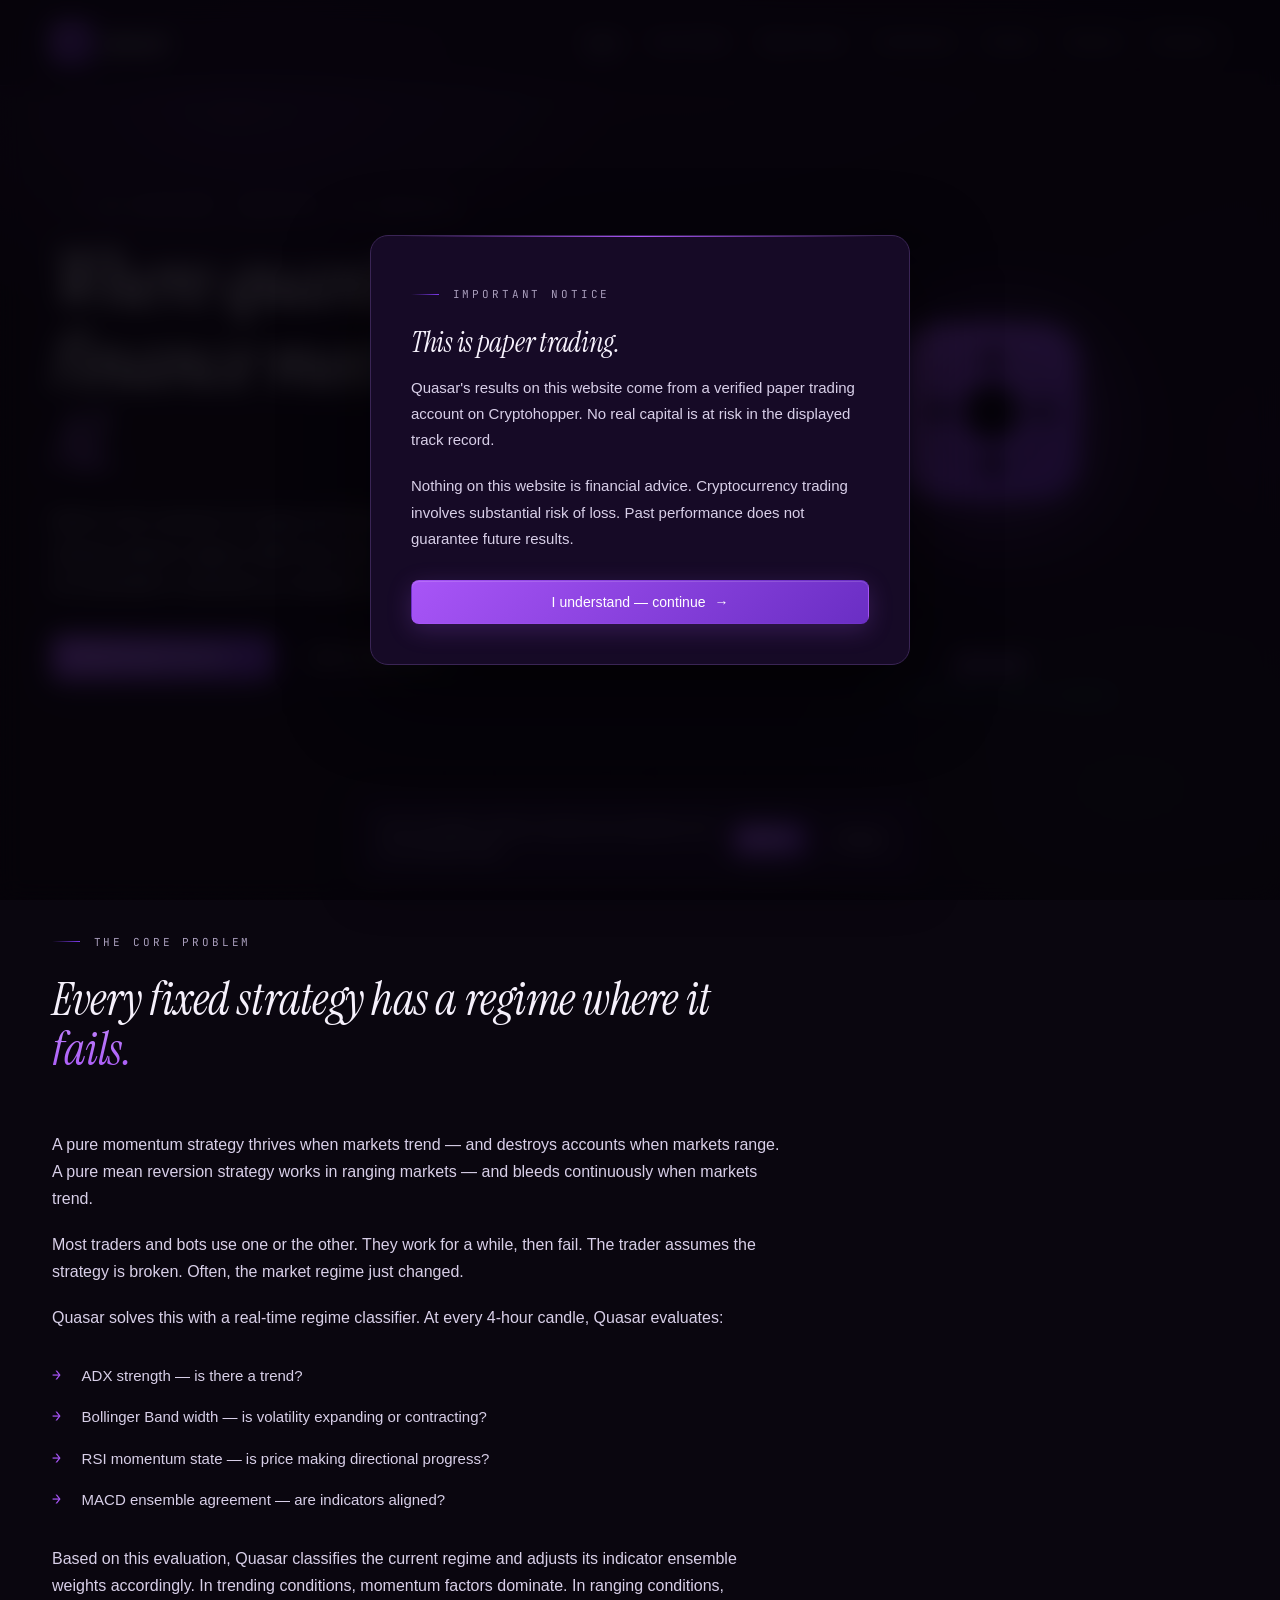
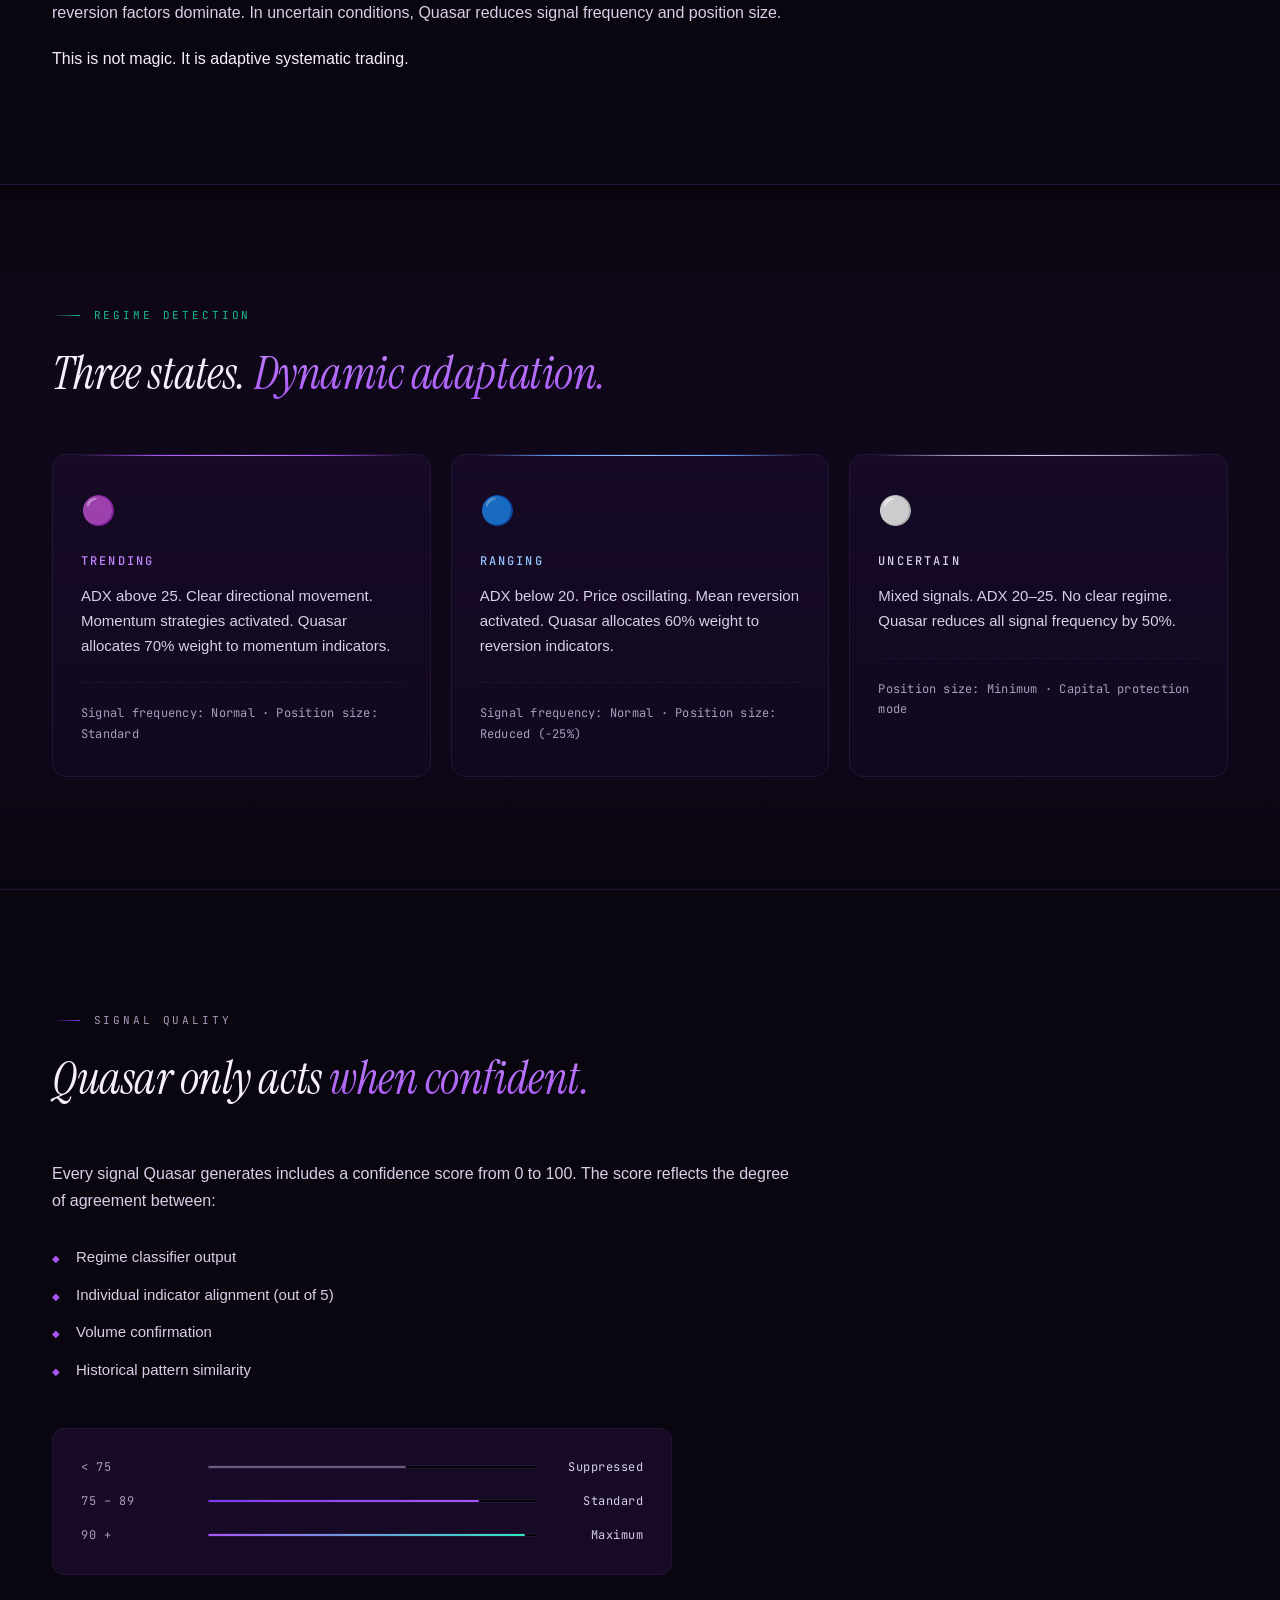
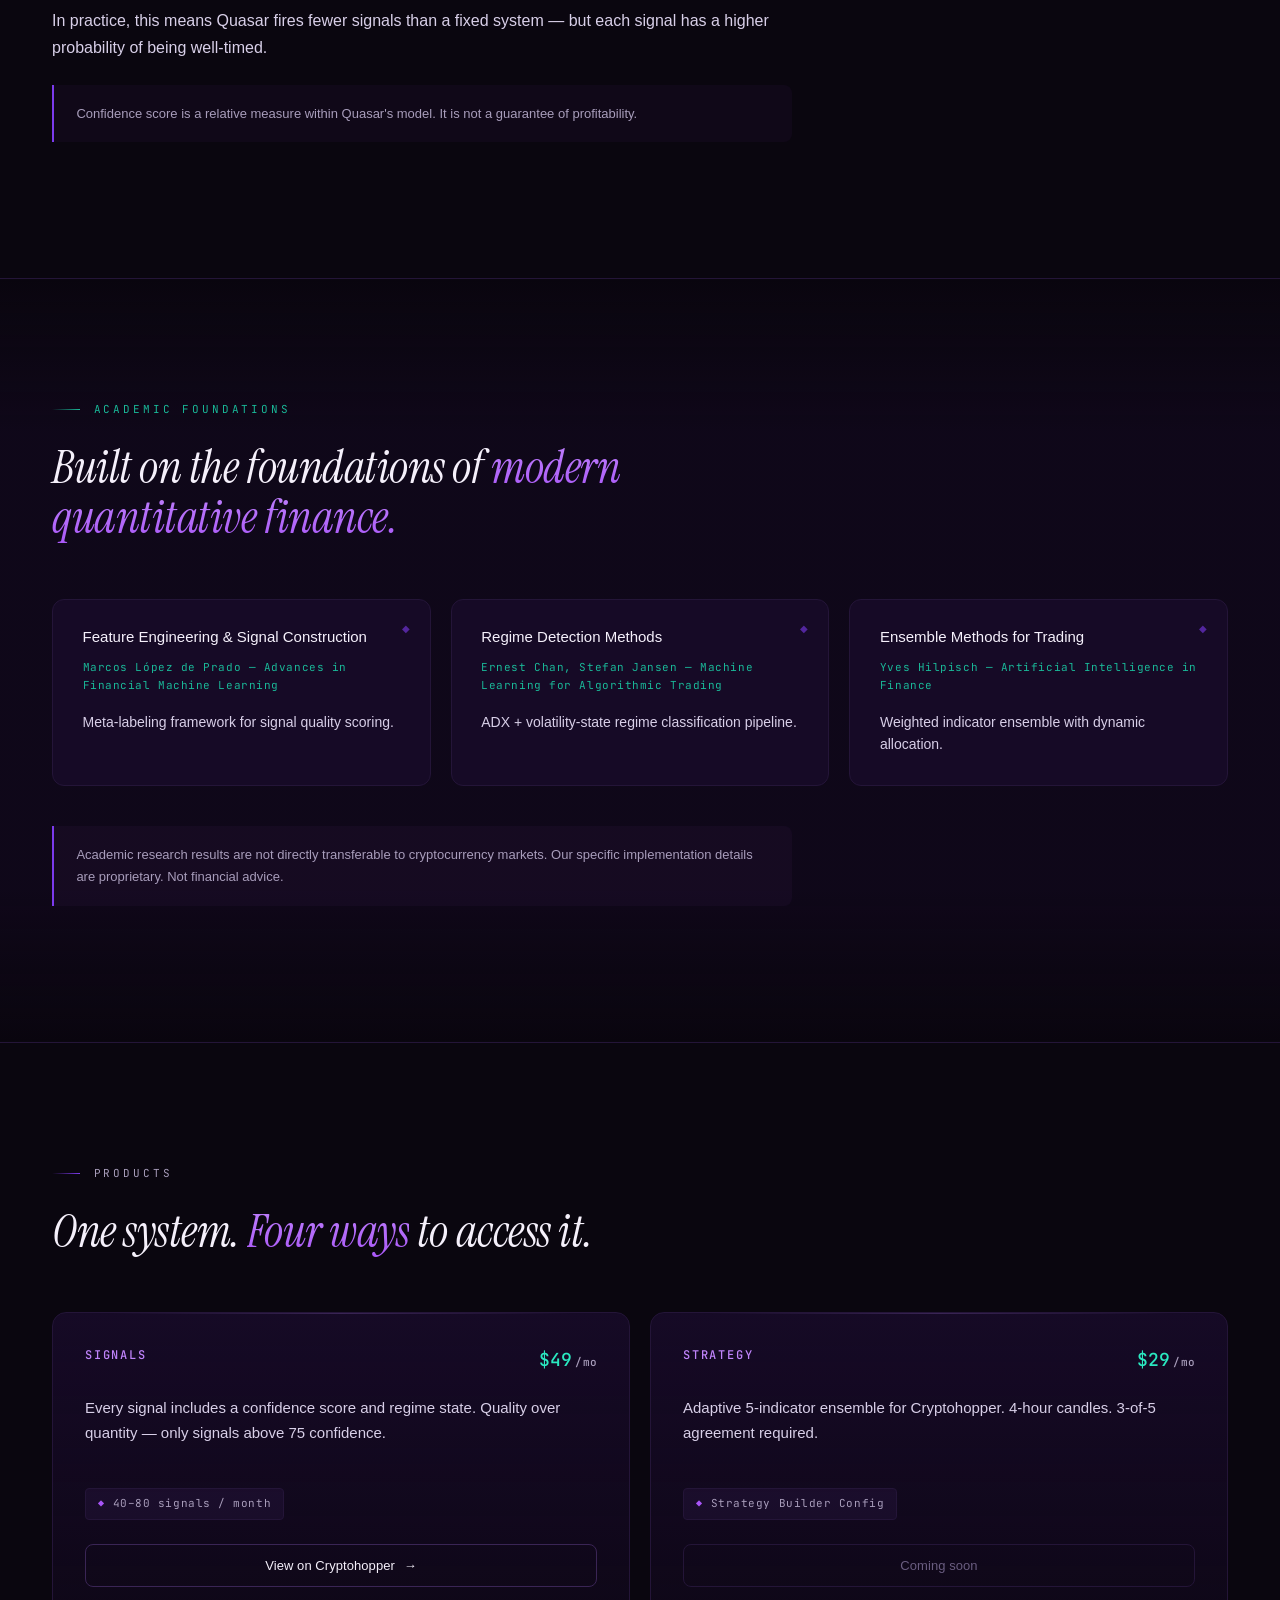
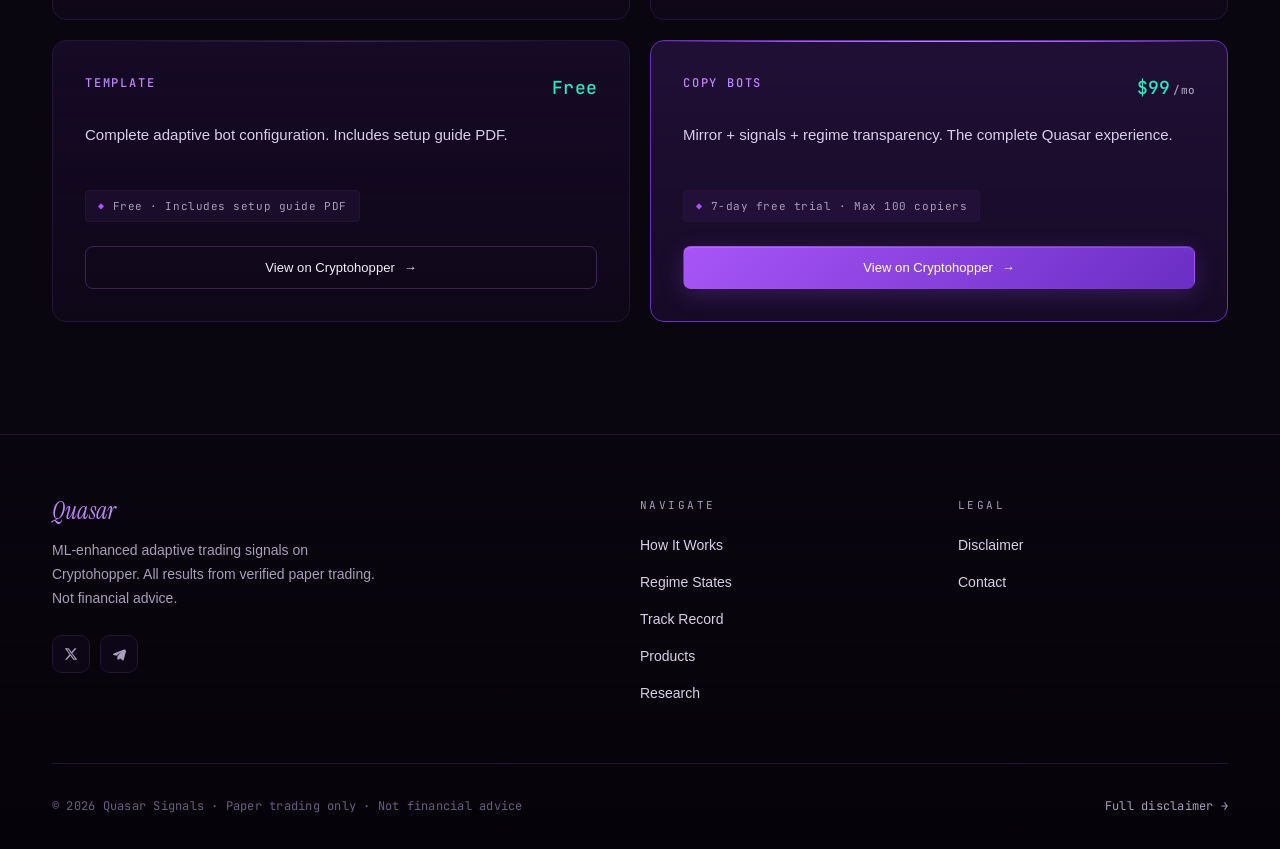
<file: index.html>
<!DOCTYPE html>
<html lang="en">
<head>
  <meta charset="UTF-8">
  <meta name="viewport" content="width=device-width, initial-scale=1.0">
  <title>Quasar — ML-Enhanced Adaptive Trading</title>
  <meta name="description" content="Quasar detects regime shifts in real-time — switching between momentum, mean reversion, and neutral states as the market evolves. ML-enhanced. Adaptive. On Cryptohopper.">
  <link rel="stylesheet" href="css/style.css">
  <link rel="icon" type="image/svg+xml" href="images/favicon.svg">
</head>
<body>

  <!-- ═══ HEADER ═══ -->
  <header class="site-header">
    <div class="header-inner">
      <a href="index.html" class="logo-link">
        <img src="images/logo.svg" alt="Quasar Logo" class="logo-img">
        <span class="logo-text">Quasar</span>
      </a>
      <button class="nav-toggle" aria-label="Toggle navigation">
        <span></span><span></span><span></span>
      </button>
      <nav class="main-nav">
        <a href="index.html" class="active">Home</a>
        <a href="how-it-works.html">How It Works</a>
        <a href="regime-states.html">Regime States</a>
        <a href="track-record.html">Track Record</a>
        <a href="products.html">Products</a>
        <a href="research.html">Research</a>
        <a href="disclaimer.html">Disclaimer</a>
      </nav>
    </div>
  </header>

  <main>

    <!-- ═══ HERO ═══ -->
    <section class="hero">
      <div class="container">
        <div class="hero-grid">
          <div class="hero-text hero-reveal">
            <span class="eyebrow">The Magician · Adaptive · ML-Enhanced</span>
            <h1>Where quantitative finance meets <em>modern AI.</em></h1>
            <p class="hero-sub">
              Built on the research of López de Prado, Jansen, and Hilpisch —
              Quasar detects regime shifts that other systems miss, reweighting
              its ensemble in real-time as markets transform.
            </p>
            <div class="hero-ctas">
              <a href="how-it-works.html" class="btn btn-primary">
                See the regime detector <span class="arr">→</span>
              </a>
              <a href="products.html" class="btn btn-secondary">View on Marketplace</a>
            </div>
          </div>
          <div class="hero-mark">
            <div class="hero-mark-inner">
              <div class="hero-orbit"></div>
              <img src="images/logo.svg" alt="" class="hero-mark-logo">
            </div>
            <div class="hero-mark-caption">
              <span class="logo-text">Quasar</span>
              <span class="eyebrow eyebrow-teal">Adaptive Intelligence</span>
            </div>
          </div>
        </div>
      </div>
    </section>

    <!-- ═══ THE PROBLEM WITH FIXED STRATEGIES ═══ -->
    <section class="section">
      <div class="container">
        <div class="section-intro">
          <span class="eyebrow">The Core Problem</span>
          <h2>Every fixed strategy has a regime where it <em>fails.</em></h2>
        </div>
        <div class="prose">
          <p>
            A pure momentum strategy thrives when markets trend — and destroys accounts
            when markets range. A pure mean reversion strategy works in ranging markets —
            and bleeds continuously when markets trend.
          </p>
          <p>
            Most traders and bots use one or the other. They work for a while, then fail.
            The trader assumes the strategy is broken. Often, the market regime just changed.
          </p>
          <p>
            Quasar solves this with a real-time regime classifier. At every 4-hour candle,
            Quasar evaluates:
          </p>
          <ul class="arrow-list">
            <li>ADX strength — is there a trend?</li>
            <li>Bollinger Band width — is volatility expanding or contracting?</li>
            <li>RSI momentum state — is price making directional progress?</li>
            <li>MACD ensemble agreement — are indicators aligned?</li>
          </ul>
          <p>
            Based on this evaluation, Quasar classifies the current regime and adjusts
            its indicator ensemble weights accordingly. In trending conditions, momentum
            factors dominate. In ranging conditions, reversion factors dominate.
            In uncertain conditions, Quasar reduces signal frequency and position size.
          </p>
          <p><strong>This is not magic. It is adaptive systematic trading.</strong></p>
        </div>
      </div>
    </section>

    <!-- ═══ REGIME STATES ═══ -->
    <section class="section section-alt">
      <div class="container">
        <div class="section-intro">
          <span class="eyebrow eyebrow-teal">Regime Detection</span>
          <h2>Three states. <em>Dynamic adaptation.</em></h2>
        </div>
        <div class="regime-grid">
          <div class="regime-card trending">
            <div class="regime-icon">&#x1F7E3;</div>
            <h3>Trending</h3>
            <p>
              ADX above 25. Clear directional movement. Momentum strategies activated.
              Quasar allocates 70% weight to momentum indicators.
            </p>
            <div class="regime-stat">Signal frequency: Normal · Position size: Standard</div>
          </div>
          <div class="regime-card ranging">
            <div class="regime-icon">&#x1F535;</div>
            <h3>Ranging</h3>
            <p>
              ADX below 20. Price oscillating. Mean reversion activated.
              Quasar allocates 60% weight to reversion indicators.
            </p>
            <div class="regime-stat">Signal frequency: Normal · Position size: Reduced (-25%)</div>
          </div>
          <div class="regime-card uncertain">
            <div class="regime-icon">&#x26AA;</div>
            <h3>Uncertain</h3>
            <p>
              Mixed signals. ADX 20–25. No clear regime.
              Quasar reduces all signal frequency by 50%.
            </p>
            <div class="regime-stat">Position size: Minimum · Capital protection mode</div>
          </div>
        </div>
      </div>
    </section>

    <!-- ═══ CONFIDENCE SCORE ═══ -->
    <section class="section">
      <div class="container">
        <div class="section-intro">
          <span class="eyebrow">Signal Quality</span>
          <h2>Quasar only acts <em>when confident.</em></h2>
        </div>
        <div class="prose">
          <p>
            Every signal Quasar generates includes a confidence score from 0 to 100.
            The score reflects the degree of agreement between:
          </p>
          <ul class="bullet-list">
            <li>Regime classifier output</li>
            <li>Individual indicator alignment (out of 5)</li>
            <li>Volume confirmation</li>
            <li>Historical pattern similarity</li>
          </ul>
          <div class="confidence-visual">
            <div class="confidence-bar">
              <span class="confidence-label">&lt; 75</span>
              <div class="confidence-track">
                <div class="confidence-fill suppressed" data-width="60%" style="width: 0;"></div>
              </div>
              <span class="confidence-value">Suppressed</span>
            </div>
            <div class="confidence-bar">
              <span class="confidence-label">75 – 89</span>
              <div class="confidence-track">
                <div class="confidence-fill standard" data-width="82%" style="width: 0;"></div>
              </div>
              <span class="confidence-value">Standard</span>
            </div>
            <div class="confidence-bar">
              <span class="confidence-label">90 +</span>
              <div class="confidence-track">
                <div class="confidence-fill maximum" data-width="96%" style="width: 0;"></div>
              </div>
              <span class="confidence-value">Maximum</span>
            </div>
          </div>
          <p style="margin-top: 2rem;">
            In practice, this means Quasar fires fewer signals than a fixed system —
            but each signal has a higher probability of being well-timed.
          </p>
          <div class="disclaimer-note">
            <p>
              Confidence score is a relative measure within Quasar's model.
              It is not a guarantee of profitability.
            </p>
          </div>
        </div>
      </div>
    </section>

    <!-- ═══ RESEARCH FOUNDATION ═══ -->
    <section class="section section-alt">
      <div class="container">
        <div class="section-intro">
          <span class="eyebrow eyebrow-teal">Academic Foundations</span>
          <h2>Built on the foundations of <em>modern quantitative finance.</em></h2>
        </div>
        <div class="research-grid">
          <div class="research-card">
            <h4>Feature Engineering &amp; Signal Construction</h4>
            <span class="research-source">Marcos López de Prado — Advances in Financial Machine Learning</span>
            <p>Meta-labeling framework for signal quality scoring.</p>
          </div>
          <div class="research-card">
            <h4>Regime Detection Methods</h4>
            <span class="research-source">Ernest Chan, Stefan Jansen — Machine Learning for Algorithmic Trading</span>
            <p>ADX + volatility-state regime classification pipeline.</p>
          </div>
          <div class="research-card">
            <h4>Ensemble Methods for Trading</h4>
            <span class="research-source">Yves Hilpisch — Artificial Intelligence in Finance</span>
            <p>Weighted indicator ensemble with dynamic allocation.</p>
          </div>
        </div>
        <div class="disclaimer-note" style="margin-top: 2.5rem; max-width: 740px;">
          <p>
            Academic research results are not directly transferable to cryptocurrency markets.
            Our specific implementation details are proprietary. Not financial advice.
          </p>
        </div>
      </div>
    </section>

    <!-- ═══ PRODUCTS ═══ -->
    <section class="section">
      <div class="container">
        <div class="section-intro">
          <span class="eyebrow">Products</span>
          <h2>One system. <em>Four ways</em> to access it.</h2>
        </div>
        <div class="products-grid">
          <div class="product-card">
            <div class="product-header">
              <span class="product-name">Signals</span>
              <span class="product-price">$49<span>/mo</span></span>
            </div>
            <p>
              Every signal includes a confidence score and regime state.
              Quality over quantity — only signals above 75 confidence.
            </p>
            <span class="product-tag">40–80 signals / month</span>
            <a href="https://www.cryptohopper.com/signaller?signaller_id=745" target="_blank" rel="noopener noreferrer" class="btn btn-secondary product-cta">
              View on Cryptohopper <span class="arr">→</span>
            </a>
          </div>
          <div class="product-card">
            <div class="product-header">
              <span class="product-name">Strategy</span>
              <span class="product-price">$29<span>/mo</span></span>
            </div>
            <p>
              Adaptive 5-indicator ensemble for Cryptohopper.
              4-hour candles. 3-of-5 agreement required.
            </p>
            <span class="product-tag">Strategy Builder Config</span>
            <button type="button" class="btn btn-secondary product-cta" disabled>Coming soon</button>
          </div>
          <div class="product-card">
            <div class="product-header">
              <span class="product-name">Template</span>
              <span class="product-price">Free</span>
            </div>
            <p>
              Complete adaptive bot configuration.
              Includes setup guide PDF.
            </p>
            <span class="product-tag">Free · Includes setup guide PDF</span>
            <a href="https://www.cryptohopper.com/marketplace/search?q=quasar&category%5B%5D=templates" target="_blank" rel="noopener noreferrer" class="btn btn-secondary product-cta">
              View on Cryptohopper <span class="arr">→</span>
            </a>
          </div>
          <div class="product-card featured">
            <div class="product-header">
              <span class="product-name">Copy Bots</span>
              <span class="product-price">$99<span>/mo</span></span>
            </div>
            <p>
              Mirror + signals + regime transparency.
              The complete Quasar experience.
            </p>
            <span class="product-tag">7-day free trial · Max 100 copiers</span>
            <a href="https://www.cryptohopper.com/marketplace/search?q=quasar&category%5B%5D=copytrading" target="_blank" rel="noopener noreferrer" class="btn btn-primary product-cta">
              View on Cryptohopper <span class="arr">→</span>
            </a>
          </div>
        </div>
      </div>
    </section>

  </main>

  <!-- ═══ FOOTER ═══ -->
  <footer class="site-footer">
    <div class="container">
      <div class="footer-inner">
        <div class="footer-brand">
          <span class="logo-text">Quasar</span>
          <p>
            ML-enhanced adaptive trading signals on Cryptohopper.
            All results from verified paper trading. Not financial advice.
          </p>
          <div class="social-links">
            <a href="https://x.com/QuasarMagician" target="_blank" rel="noopener noreferrer" class="social-link" aria-label="Quasar on X">
              <svg viewBox="0 0 24 24" fill="currentColor" aria-hidden="true"><path d="M18.244 2.25h3.308l-7.227 8.26 8.502 11.24H16.17l-5.214-6.817L4.99 21.75H1.68l7.73-8.835L1.254 2.25H8.08l4.713 6.231 5.45-6.231zm-1.161 17.52h1.833L7.084 4.126H5.117L17.083 19.77z"/></svg>
            </a>
            <a href="https://t.me/quasarthemagician" target="_blank" rel="noopener noreferrer" class="social-link" aria-label="Quasar on Telegram">
              <svg viewBox="0 0 24 24" fill="currentColor" aria-hidden="true"><path d="M21.944 4.332c-.306-.254-.786-.29-1.283-.097L2.89 11.21c-.716.28-1.132.749-1.103 1.245.03.497.497.93 1.238 1.15l4.39 1.31 2.003 5.997c.112.335.332.603.622.76.173.094.37.142.57.142.236 0 .475-.066.684-.2l2.69-1.72 4.017 3.02c.247.186.539.286.838.286.112 0 .226-.014.337-.043.433-.114.772-.451.898-.894l3.922-14.76c.154-.58-.033-1.106-.39-1.402zM9.82 14.836l-.92 4.31-1.43-4.283 8.41-6.142-6.06 6.115z"/></svg>
            </a>
          </div>
        </div>
        <div class="footer-links">
          <h4>Navigate</h4>
          <ul>
            <li><a href="how-it-works.html">How It Works</a></li>
            <li><a href="regime-states.html">Regime States</a></li>
            <li><a href="track-record.html">Track Record</a></li>
            <li><a href="products.html">Products</a></li>
            <li><a href="research.html">Research</a></li>
          </ul>
        </div>
        <div class="footer-links">
          <h4>Legal</h4>
          <ul>
            <li><a href="disclaimer.html">Disclaimer</a></li>
            <li><a href="mailto:quasar@cryptohopper.com">Contact</a></li>
          </ul>
        </div>
      </div>
      <div class="footer-bottom">
        <p>&copy; 2026 Quasar Signals · Paper trading only · Not financial advice</p>
        <a href="disclaimer.html">Full disclaimer →</a>
      </div>
    </div>
  </footer>

  <!-- ═══ DISCLAIMER MODAL ═══ -->
  <div class="disclaimer-modal-overlay">
    <div class="disclaimer-modal">
      <span class="eyebrow">Important Notice</span>
      <h3>This is paper trading.</h3>
      <p>
        Quasar's results on this website come from a verified paper trading account
        on Cryptohopper. No real capital is at risk in the displayed track record.
      </p>
      <p>
        Nothing on this website is financial advice. Cryptocurrency trading involves
        substantial risk of loss. Past performance does not guarantee future results.
      </p>
      <button class="btn btn-primary disclaimer-accept">
        I understand — continue <span class="arr">→</span>
      </button>
    </div>
  </div>

  <!-- ═══ COOKIE BANNER ═══ -->
  <div class="cookie-banner">
    <p>We use analytics cookies to improve your experience. We do not sell your data.</p>
    <button class="btn btn-primary cookie-accept">Accept</button>
    <button class="btn btn-secondary cookie-manage">Manage</button>
  </div>

  <script src="js/main.js"></script>
</body>
</html>
</file>
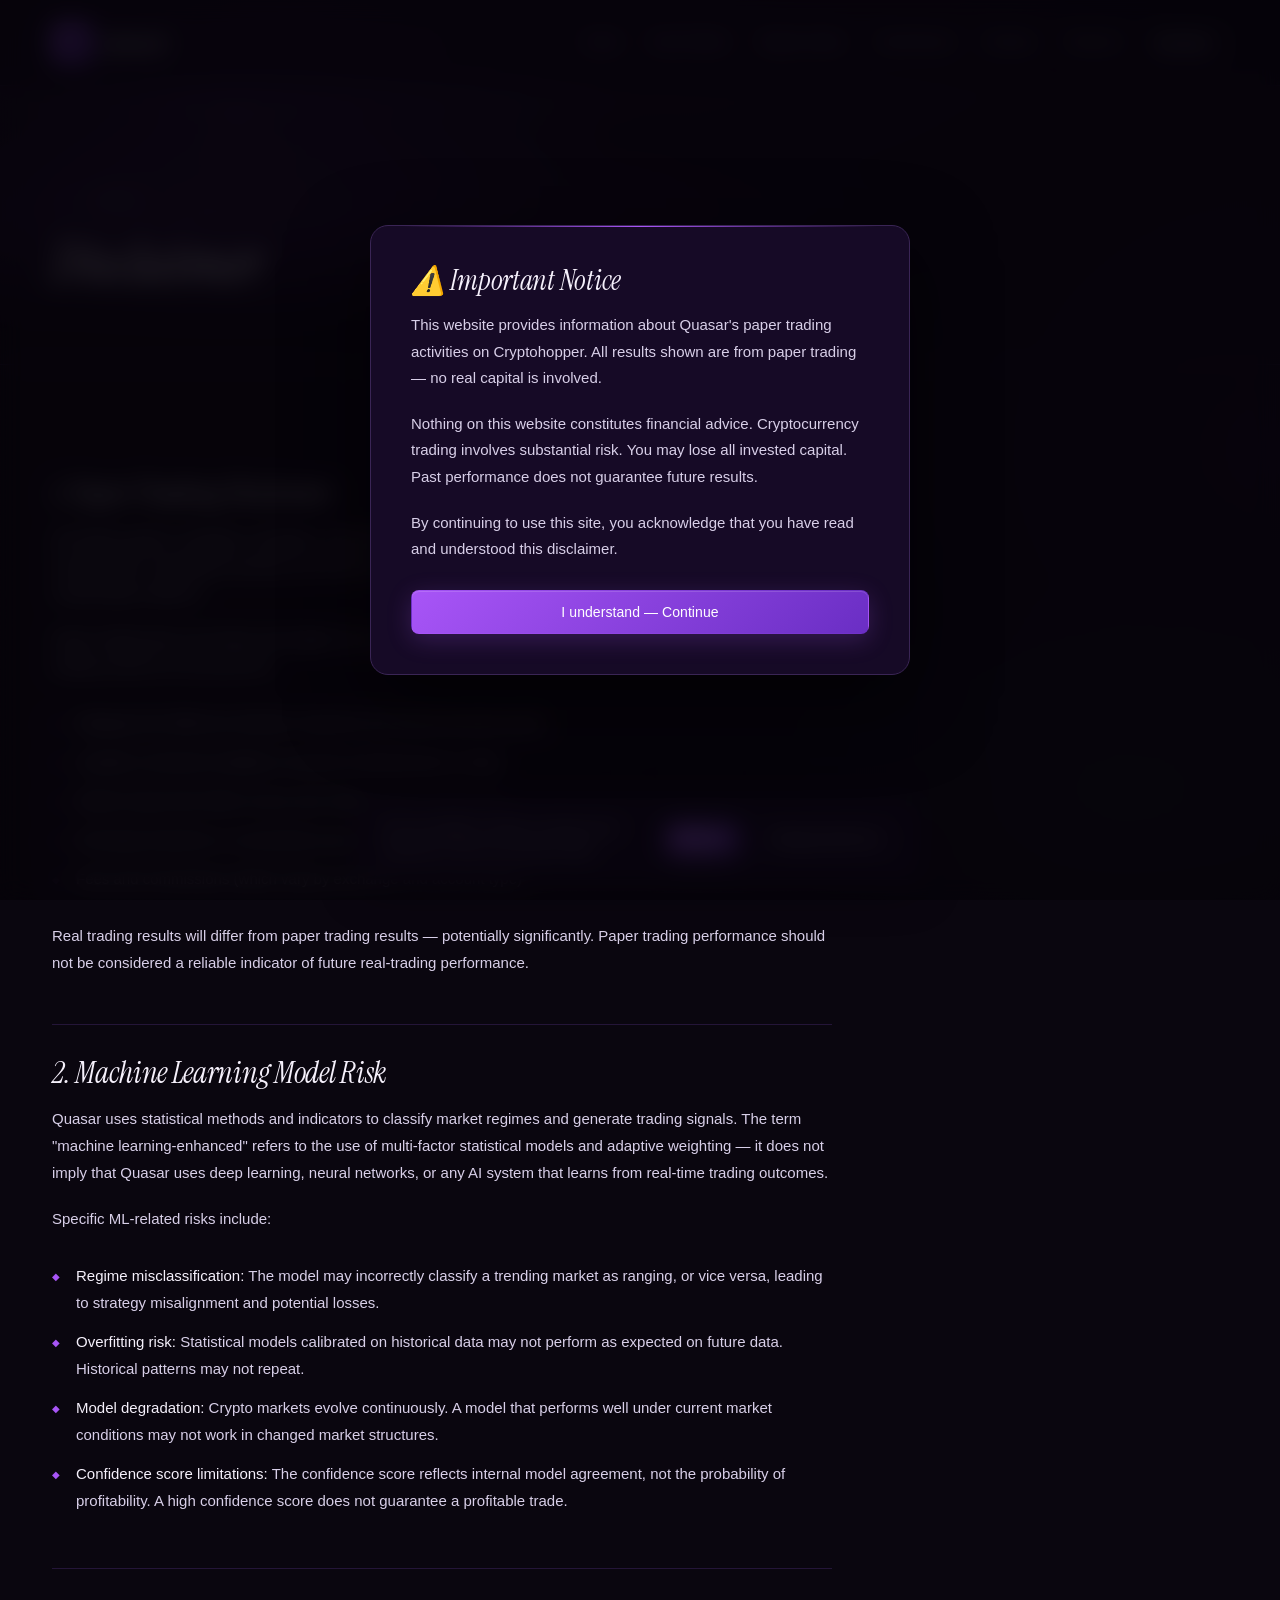
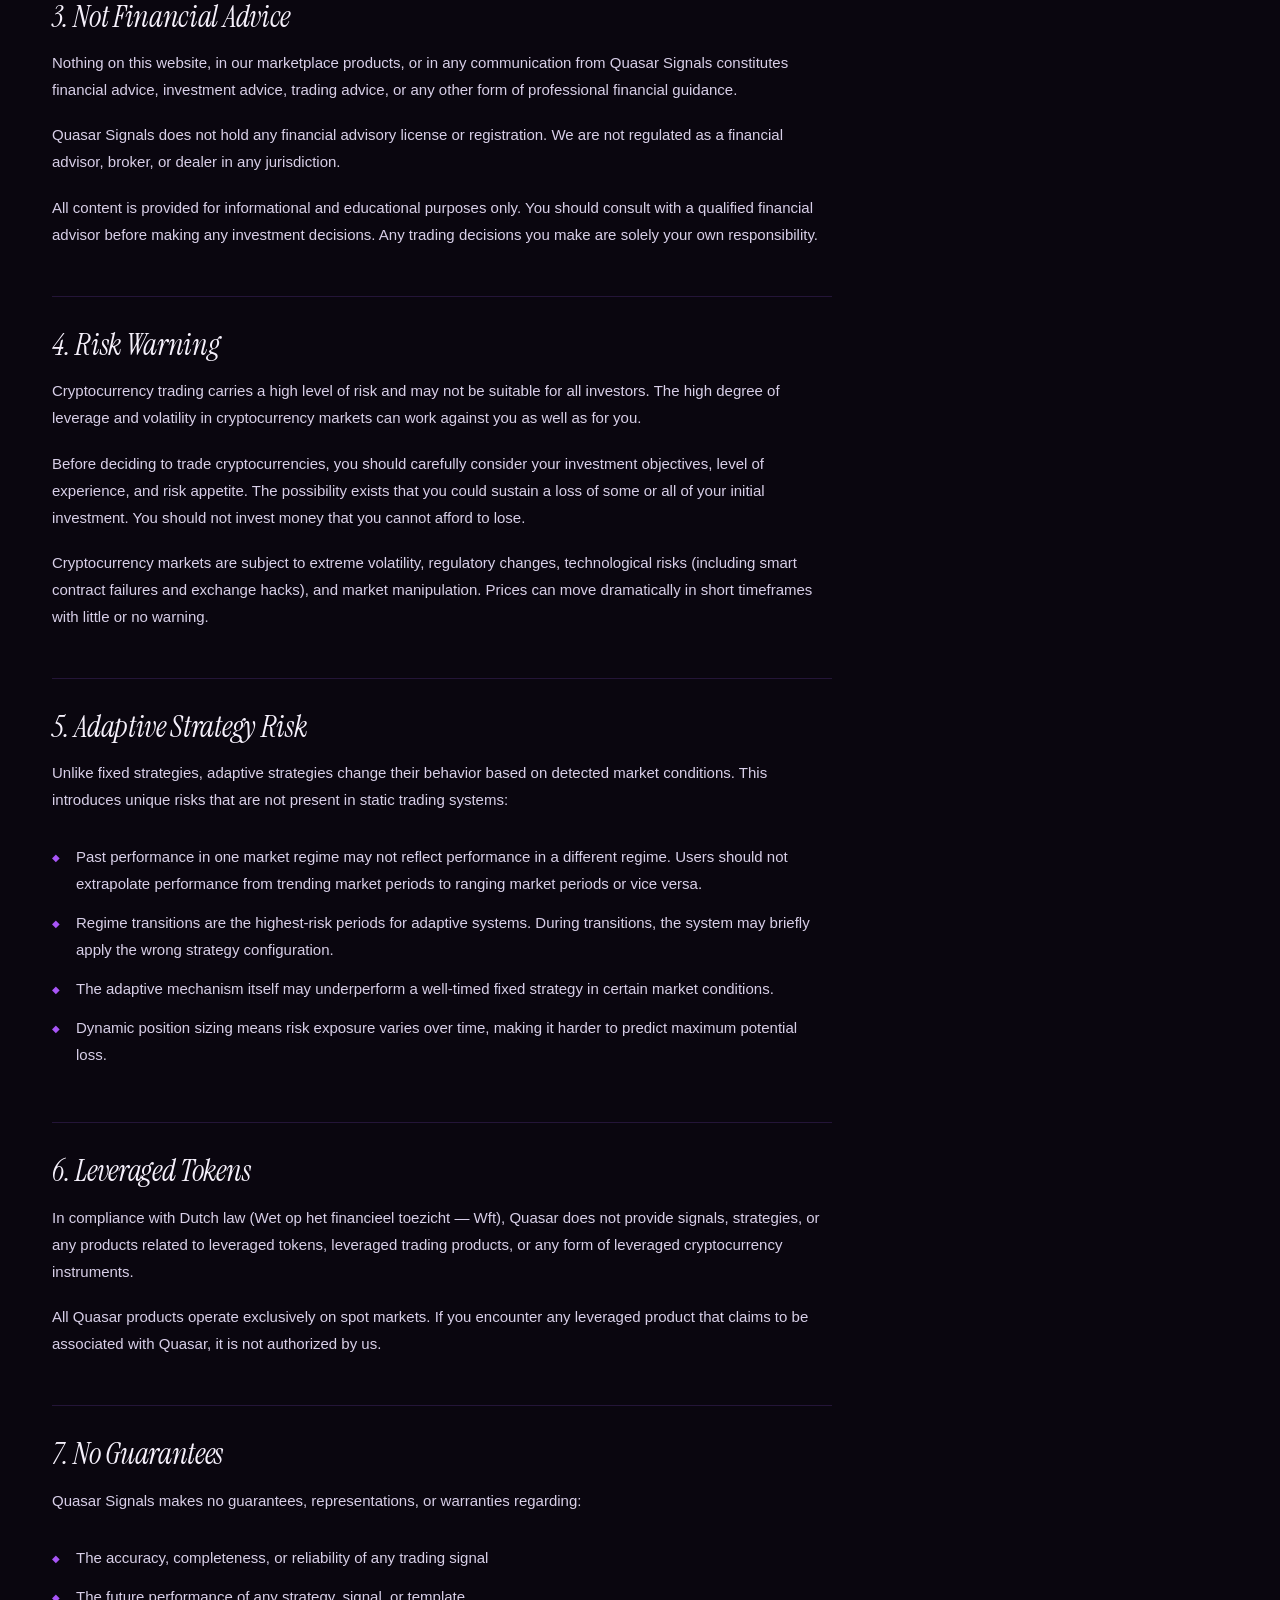
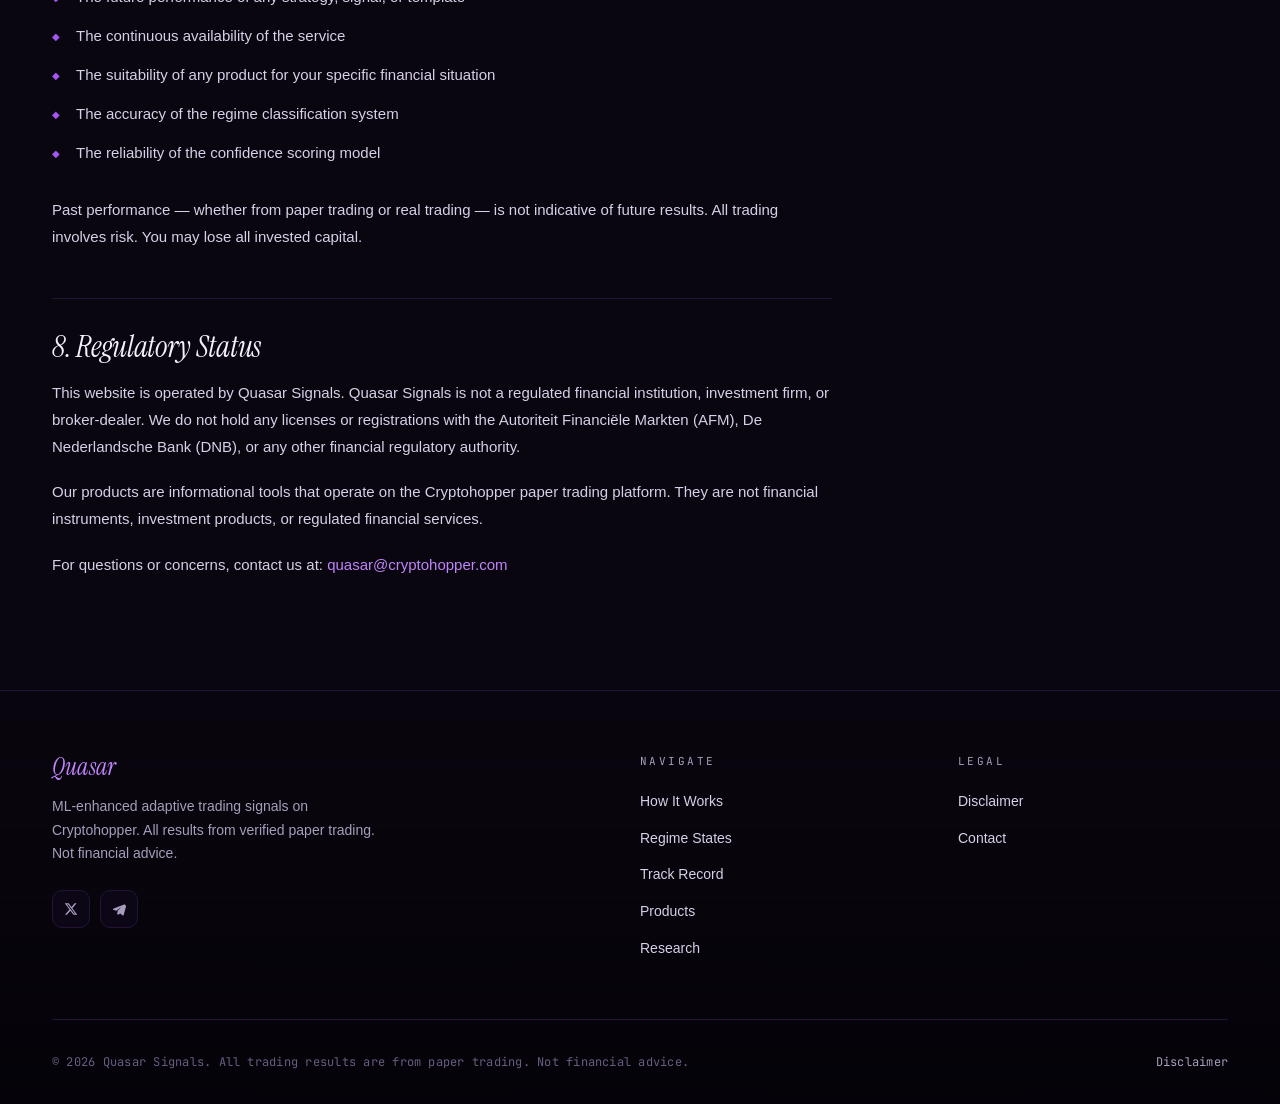
<file: disclaimer.html>
<!DOCTYPE html>
<html lang="en">
<head>
  <meta charset="UTF-8">
  <meta name="viewport" content="width=device-width, initial-scale=1.0">
  <title>Disclaimer — Quasar</title>
  <meta name="description" content="Comprehensive disclaimer and ML-specific risk information for Quasar's adaptive paper trading system.">
  <link rel="stylesheet" href="css/style.css">
  <link rel="icon" type="image/svg+xml" href="images/favicon.svg">
</head>
<body>

  <header class="site-header">
    <div class="header-inner">
      <a href="index.html" class="logo-link">
        <img src="images/logo.svg" alt="Quasar Logo" class="logo-img">
        <span class="logo-text">Quasar</span>
      </a>
      <button class="nav-toggle" aria-label="Toggle navigation">
        <span></span><span></span><span></span>
      </button>
      <nav class="main-nav">
        <a href="index.html">Home</a>
        <a href="how-it-works.html">How It Works</a>
        <a href="regime-states.html">Regime States</a>
        <a href="track-record.html">Track Record</a>
        <a href="products.html">Products</a>
        <a href="research.html">Research</a>
        <a href="disclaimer.html" class="active">Disclaimer</a>
      </nav>
    </div>
  </header>

  <main>

    <div class="page-header">
      <div class="container">
        <span class="section-label">Legal</span>
        <h1>Disclaimer</h1>
      </div>
    </div>

    <section class="section">
      <div class="container">
        <div class="disclaimer-content">

          <!-- 1. PAPER TRADING DISCLOSURE -->
          <h2>1. Paper Trading Disclosure</h2>
          <p>
            All trading signals, strategies, templates, and performance data presented on this
            website and through Quasar's Cryptohopper marketplace products are derived exclusively
            from paper trading (simulated trading) on the Cryptohopper platform.
          </p>
          <p>
            Paper trading does not involve real capital. No real money is at risk in the
            generation of any results shown. Paper trading results do not account for:
          </p>
          <ul class="bullet-list">
            <li>Slippage (the difference between expected and actual execution price)</li>
            <li>Liquidity constraints (inability to execute at desired price or size)</li>
            <li>Market impact (the effect of your own orders on the market price)</li>
            <li>Exchange downtime or connectivity issues</li>
            <li>Fees and commissions (which vary by exchange and account type)</li>
          </ul>
          <p>
            Real trading results will differ from paper trading results — potentially significantly.
            Paper trading performance should not be considered a reliable indicator of future
            real-trading performance.
          </p>

          <!-- 2. ML MODEL RISK -->
          <h2>2. Machine Learning Model Risk</h2>
          <p>
            Quasar uses statistical methods and indicators to classify market regimes and
            generate trading signals. The term "machine learning-enhanced" refers to the use
            of multi-factor statistical models and adaptive weighting — it does not imply
            that Quasar uses deep learning, neural networks, or any AI system that learns
            from real-time trading outcomes.
          </p>
          <p>Specific ML-related risks include:</p>
          <ul class="bullet-list">
            <li><strong>Regime misclassification:</strong> The model may incorrectly classify a trending market as ranging, or vice versa, leading to strategy misalignment and potential losses.</li>
            <li><strong>Overfitting risk:</strong> Statistical models calibrated on historical data may not perform as expected on future data. Historical patterns may not repeat.</li>
            <li><strong>Model degradation:</strong> Crypto markets evolve continuously. A model that performs well under current market conditions may not work in changed market structures.</li>
            <li><strong>Confidence score limitations:</strong> The confidence score reflects internal model agreement, not the probability of profitability. A high confidence score does not guarantee a profitable trade.</li>
          </ul>

          <!-- 3. NOT FINANCIAL ADVICE -->
          <h2>3. Not Financial Advice</h2>
          <p>
            Nothing on this website, in our marketplace products, or in any communication
            from Quasar Signals constitutes financial advice, investment advice, trading advice,
            or any other form of professional financial guidance.
          </p>
          <p>
            Quasar Signals does not hold any financial advisory license or registration.
            We are not regulated as a financial advisor, broker, or dealer in any jurisdiction.
          </p>
          <p>
            All content is provided for informational and educational purposes only. You should
            consult with a qualified financial advisor before making any investment decisions.
            Any trading decisions you make are solely your own responsibility.
          </p>

          <!-- 4. RISK WARNING -->
          <h2>4. Risk Warning</h2>
          <p>
            Cryptocurrency trading carries a high level of risk and may not be suitable for
            all investors. The high degree of leverage and volatility in cryptocurrency markets
            can work against you as well as for you.
          </p>
          <p>
            Before deciding to trade cryptocurrencies, you should carefully consider your
            investment objectives, level of experience, and risk appetite. The possibility
            exists that you could sustain a loss of some or all of your initial investment.
            You should not invest money that you cannot afford to lose.
          </p>
          <p>
            Cryptocurrency markets are subject to extreme volatility, regulatory changes,
            technological risks (including smart contract failures and exchange hacks),
            and market manipulation. Prices can move dramatically in short timeframes
            with little or no warning.
          </p>

          <!-- 5. ADAPTIVE STRATEGY RISK -->
          <h2>5. Adaptive Strategy Risk</h2>
          <p>
            Unlike fixed strategies, adaptive strategies change their behavior based on
            detected market conditions. This introduces unique risks that are not present
            in static trading systems:
          </p>
          <ul class="bullet-list">
            <li>Past performance in one market regime may not reflect performance in a different regime. Users should not extrapolate performance from trending market periods to ranging market periods or vice versa.</li>
            <li>Regime transitions are the highest-risk periods for adaptive systems. During transitions, the system may briefly apply the wrong strategy configuration.</li>
            <li>The adaptive mechanism itself may underperform a well-timed fixed strategy in certain market conditions.</li>
            <li>Dynamic position sizing means risk exposure varies over time, making it harder to predict maximum potential loss.</li>
          </ul>

          <!-- 6. LEVERAGED TOKENS -->
          <h2>6. Leveraged Tokens</h2>
          <p>
            In compliance with Dutch law (Wet op het financieel toezicht — Wft), Quasar
            does not provide signals, strategies, or any products related to leveraged tokens,
            leveraged trading products, or any form of leveraged cryptocurrency instruments.
          </p>
          <p>
            All Quasar products operate exclusively on spot markets. If you encounter any
            leveraged product that claims to be associated with Quasar, it is not authorized
            by us.
          </p>

          <!-- 7. NO GUARANTEES -->
          <h2>7. No Guarantees</h2>
          <p>
            Quasar Signals makes no guarantees, representations, or warranties regarding:
          </p>
          <ul class="bullet-list">
            <li>The accuracy, completeness, or reliability of any trading signal</li>
            <li>The future performance of any strategy, signal, or template</li>
            <li>The continuous availability of the service</li>
            <li>The suitability of any product for your specific financial situation</li>
            <li>The accuracy of the regime classification system</li>
            <li>The reliability of the confidence scoring model</li>
          </ul>
          <p>
            Past performance — whether from paper trading or real trading — is not indicative
            of future results. All trading involves risk. You may lose all invested capital.
          </p>

          <!-- 8. REGULATORY STATUS -->
          <h2>8. Regulatory Status</h2>
          <p>
            This website is operated by Quasar Signals. Quasar Signals is not a regulated
            financial institution, investment firm, or broker-dealer. We do not hold any
            licenses or registrations with the Autoriteit Financiële Markten (AFM), De
            Nederlandsche Bank (DNB), or any other financial regulatory authority.
          </p>
          <p>
            Our products are informational tools that operate on the Cryptohopper paper
            trading platform. They are not financial instruments, investment products,
            or regulated financial services.
          </p>
          <p>
            For questions or concerns, contact us at:
            <a href="mailto:quasar@cryptohopper.com">quasar@cryptohopper.com</a>
          </p>

        </div>
      </div>
    </section>

  </main>

  <footer class="site-footer">
    <div class="container">
      <div class="footer-inner">
        <div class="footer-brand">
          <span class="logo-text">Quasar</span>
          <p>ML-enhanced adaptive trading signals on Cryptohopper. All results from verified paper trading. Not financial advice.</p>
          <div class="social-links">
            <a href="https://x.com/QuasarMagician" target="_blank" rel="noopener noreferrer" class="social-link" aria-label="Quasar on X">
              <svg viewBox="0 0 24 24" fill="currentColor" aria-hidden="true"><path d="M18.244 2.25h3.308l-7.227 8.26 8.502 11.24H16.17l-5.214-6.817L4.99 21.75H1.68l7.73-8.835L1.254 2.25H8.08l4.713 6.231 5.45-6.231zm-1.161 17.52h1.833L7.084 4.126H5.117L17.083 19.77z"/></svg>
            </a>
            <a href="https://t.me/quasarthemagician" target="_blank" rel="noopener noreferrer" class="social-link" aria-label="Quasar on Telegram">
              <svg viewBox="0 0 24 24" fill="currentColor" aria-hidden="true"><path d="M21.944 4.332c-.306-.254-.786-.29-1.283-.097L2.89 11.21c-.716.28-1.132.749-1.103 1.245.03.497.497.93 1.238 1.15l4.39 1.31 2.003 5.997c.112.335.332.603.622.76.173.094.37.142.57.142.236 0 .475-.066.684-.2l2.69-1.72 4.017 3.02c.247.186.539.286.838.286.112 0 .226-.014.337-.043.433-.114.772-.451.898-.894l3.922-14.76c.154-.58-.033-1.106-.39-1.402zM9.82 14.836l-.92 4.31-1.43-4.283 8.41-6.142-6.06 6.115z"/></svg>
            </a>
          </div>
        </div>
        <div class="footer-links">
          <h4>Navigate</h4>
          <ul>
            <li><a href="how-it-works.html">How It Works</a></li>
            <li><a href="regime-states.html">Regime States</a></li>
            <li><a href="track-record.html">Track Record</a></li>
            <li><a href="products.html">Products</a></li>
            <li><a href="research.html">Research</a></li>
          </ul>
        </div>
        <div class="footer-links">
          <h4>Legal</h4>
          <ul>
            <li><a href="disclaimer.html">Disclaimer</a></li>
            <li><a href="mailto:quasar@cryptohopper.com">Contact</a></li>
          </ul>
        </div>
      </div>
      <div class="footer-bottom">
        <p>&copy; 2026 Quasar Signals. All trading results are from paper trading. Not financial advice.</p>
        <a href="disclaimer.html">Disclaimer</a>
      </div>
    </div>
  </footer>

  <div class="disclaimer-modal-overlay">
    <div class="disclaimer-modal">
      <h3>&#x26A0;&#xFE0F; Important Notice</h3>
      <p>This website provides information about Quasar's paper trading activities on Cryptohopper. All results shown are from paper trading — no real capital is involved.</p>
      <p>Nothing on this website constitutes financial advice. Cryptocurrency trading involves substantial risk. You may lose all invested capital. Past performance does not guarantee future results.</p>
      <p>By continuing to use this site, you acknowledge that you have read and understood this disclaimer.</p>
      <button class="btn btn-primary disclaimer-accept">I understand — Continue</button>
    </div>
  </div>

  <div class="cookie-banner">
    <p>We use analytics cookies to improve your experience. We do not sell your data.</p>
    <button class="btn btn-primary cookie-accept">Accept</button>
    <button class="btn btn-secondary cookie-manage">Manage preferences</button>
  </div>

  <script src="js/main.js"></script>
</body>
</html>
</file>
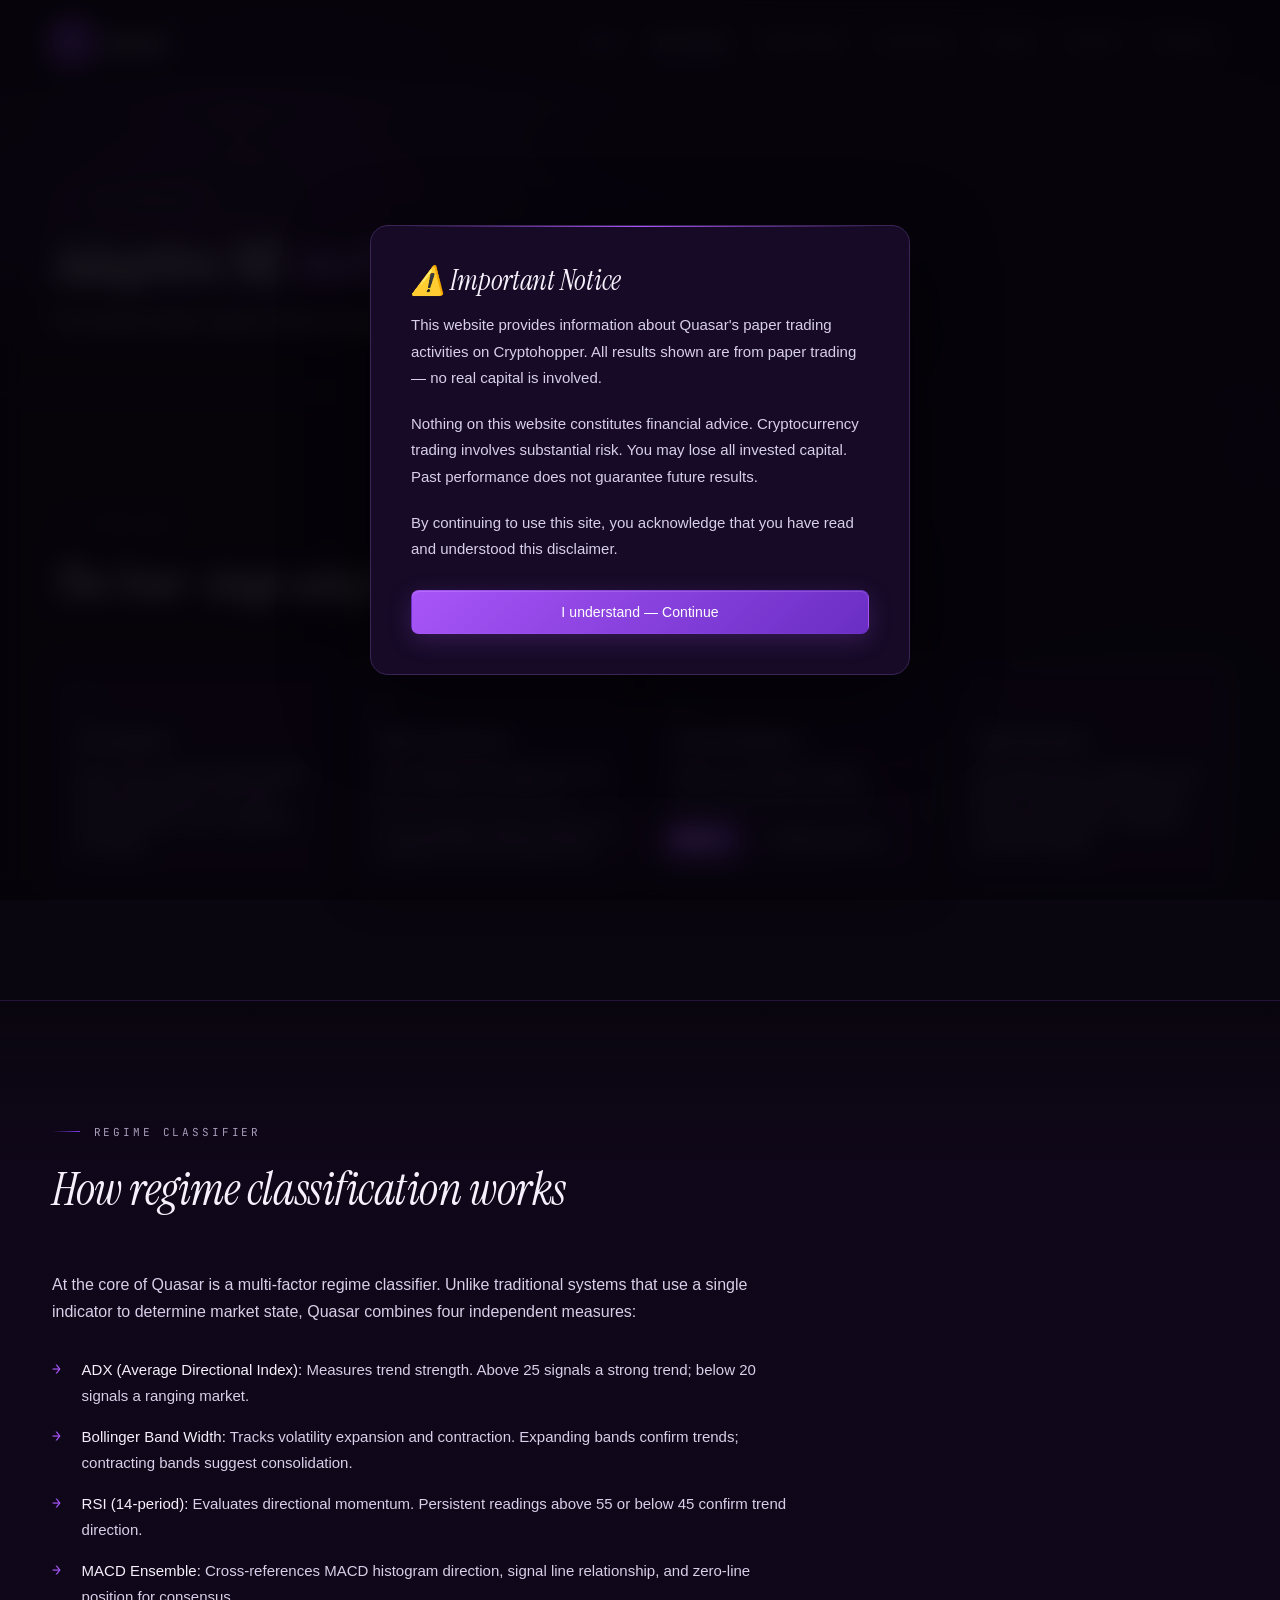
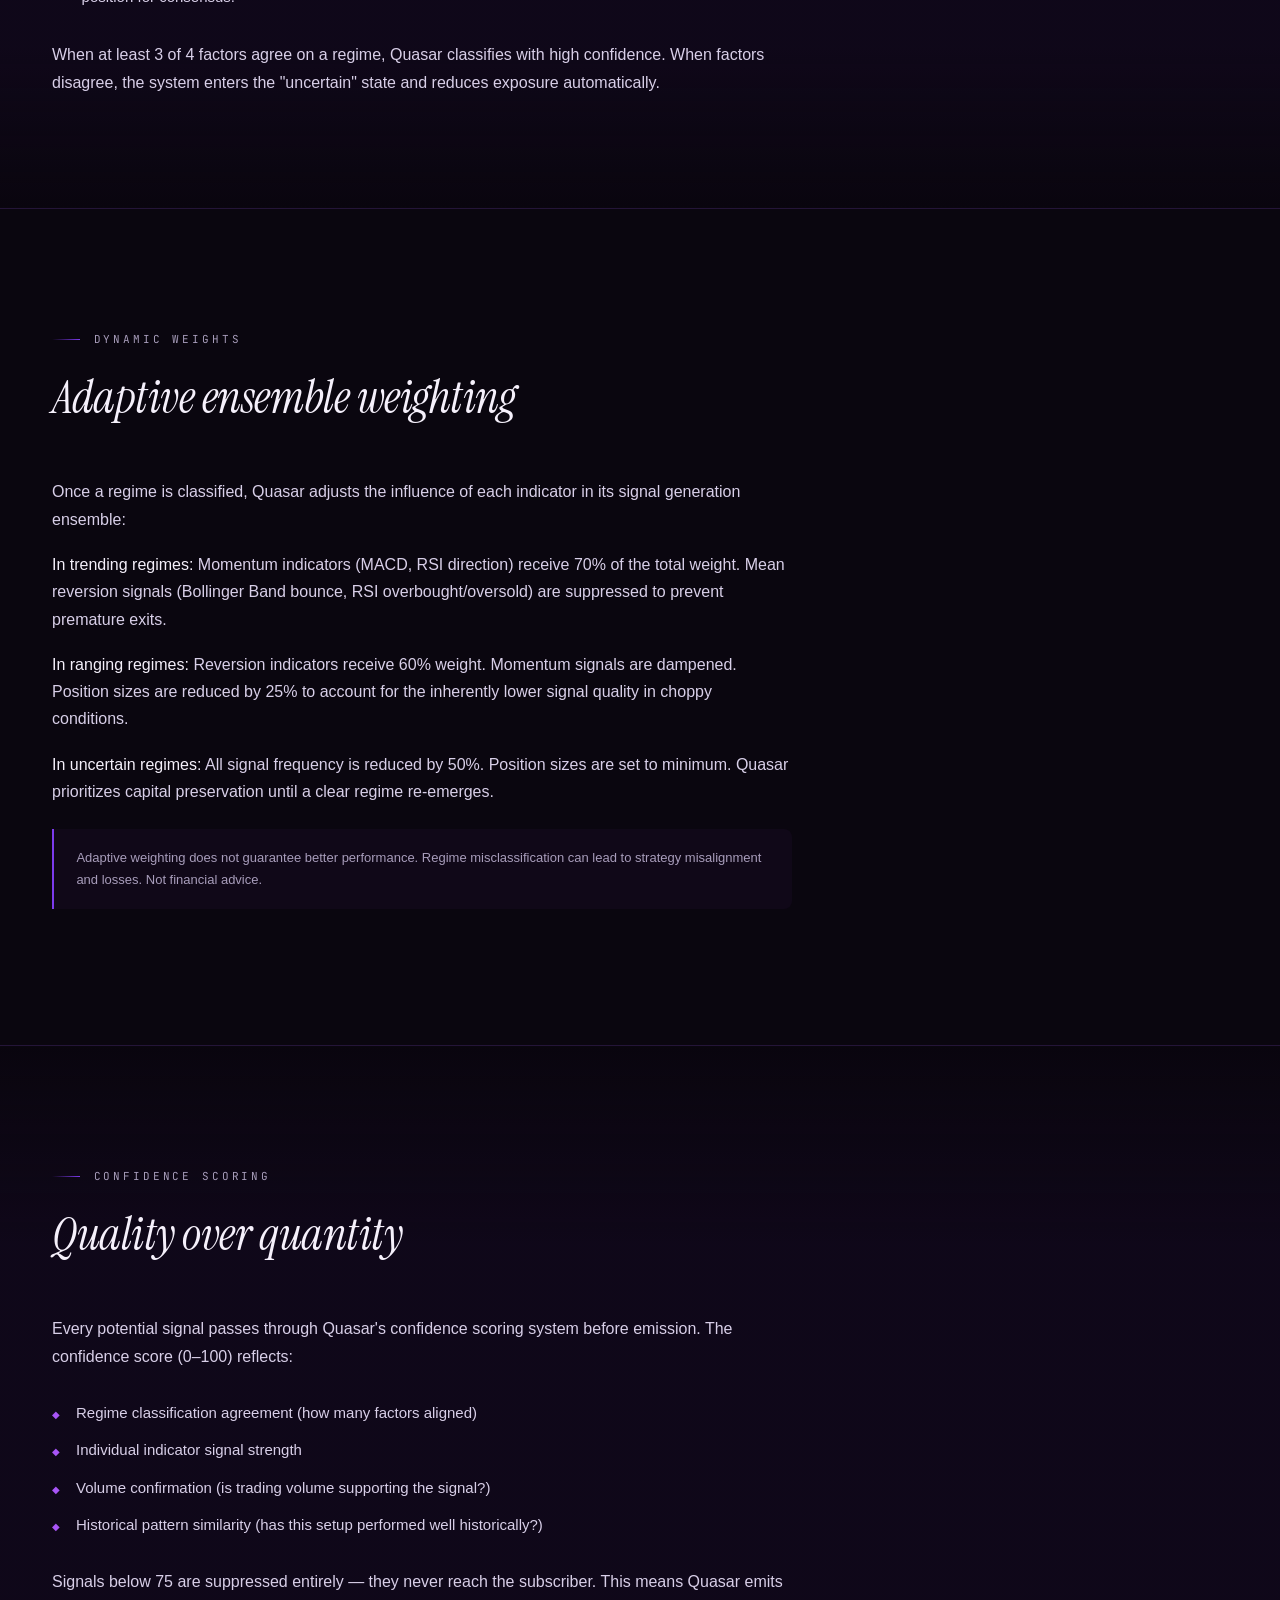
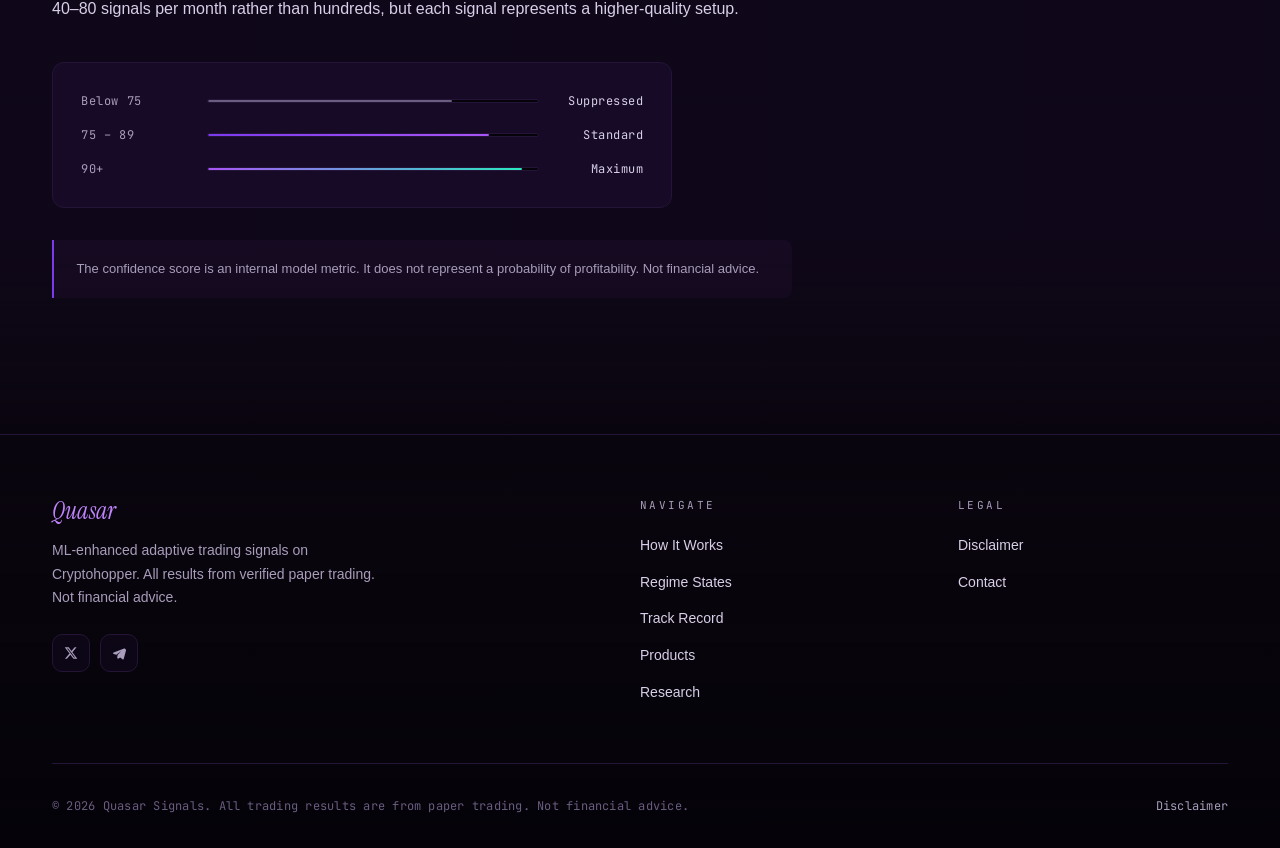
<file: how-it-works.html>
<!DOCTYPE html>
<html lang="en">
<head>
  <meta charset="UTF-8">
  <meta name="viewport" content="width=device-width, initial-scale=1.0">
  <title>How It Works — Quasar</title>
  <meta name="description" content="Quasar's adaptive ML methodology explained. Real-time regime detection, confidence scoring, and dynamic strategy adjustment.">
  <link rel="stylesheet" href="css/style.css">
  <link rel="icon" type="image/svg+xml" href="images/favicon.svg">
</head>
<body>

  <!-- ═══ HEADER ═══ -->
  <header class="site-header">
    <div class="header-inner">
      <a href="index.html" class="logo-link">
        <img src="images/logo.svg" alt="Quasar Logo" class="logo-img">
        <span class="logo-text">Quasar</span>
      </a>
      <button class="nav-toggle" aria-label="Toggle navigation">
        <span></span><span></span><span></span>
      </button>
      <nav class="main-nav">
        <a href="index.html">Home</a>
        <a href="how-it-works.html" class="active">How It Works</a>
        <a href="regime-states.html">Regime States</a>
        <a href="track-record.html">Track Record</a>
        <a href="products.html">Products</a>
        <a href="research.html">Research</a>
        <a href="disclaimer.html">Disclaimer</a>
      </nav>
    </div>
  </header>

  <main>

    <!-- ═══ PAGE HEADER ═══ -->
    <div class="page-header">
      <div class="container">
        <span class="section-label">Methodology</span>
        <h1>Adaptive ML <em>methodology.</em></h1>
        <p>How Quasar detects regime shifts and adapts its strategy in real-time.</p>
      </div>
    </div>

    <!-- ═══ PIPELINE OVERVIEW ═══ -->
    <section class="section">
      <div class="container">
        <div class="section-intro">
          <span class="section-label">Pipeline</span>
          <h2>The four-stage adaptive pipeline</h2>
        </div>
        <div class="steps">
          <div class="step">
            <div class="step-number">01</div>
            <h3>Data Ingestion</h3>
            <p>Every 4-hour candle, Quasar ingests OHLCV data for BTC, ETH, and selected altcoins across supported exchanges.</p>
          </div>
          <div class="step">
            <div class="step-number">02</div>
            <h3>Regime Classification</h3>
            <p>ADX, Bollinger Band width, RSI, and MACD signals are evaluated to classify the current market regime as trending, ranging, or uncertain.</p>
          </div>
          <div class="step">
            <div class="step-number">03</div>
            <h3>Ensemble Weighting</h3>
            <p>Based on the detected regime, Quasar dynamically adjusts the weight of each indicator in its 5-factor ensemble model.</p>
          </div>
          <div class="step">
            <div class="step-number">04</div>
            <h3>Signal Generation</h3>
            <p>Only signals with a confidence score above 75 are emitted. Each signal includes regime state, confidence, and active weights.</p>
          </div>
        </div>
      </div>
    </section>

    <!-- ═══ REGIME CLASSIFIER ═══ -->
    <section class="section section-alt">
      <div class="container">
        <div class="section-intro">
          <span class="section-label">Regime Classifier</span>
          <h2>How regime classification works</h2>
        </div>
        <div style="max-width: 740px;">
          <p>
            At the core of Quasar is a multi-factor regime classifier. Unlike traditional
            systems that use a single indicator to determine market state, Quasar combines
            four independent measures:
          </p>
          <ul class="arrow-list">
            <li><strong>ADX (Average Directional Index):</strong> Measures trend strength. Above 25 signals a strong trend; below 20 signals a ranging market.</li>
            <li><strong>Bollinger Band Width:</strong> Tracks volatility expansion and contraction. Expanding bands confirm trends; contracting bands suggest consolidation.</li>
            <li><strong>RSI (14-period):</strong> Evaluates directional momentum. Persistent readings above 55 or below 45 confirm trend direction.</li>
            <li><strong>MACD Ensemble:</strong> Cross-references MACD histogram direction, signal line relationship, and zero-line position for consensus.</li>
          </ul>
          <p>
            When at least 3 of 4 factors agree on a regime, Quasar classifies with high
            confidence. When factors disagree, the system enters the "uncertain" state and
            reduces exposure automatically.
          </p>
        </div>
      </div>
    </section>

    <!-- ═══ ENSEMBLE WEIGHTING ═══ -->
    <section class="section">
      <div class="container">
        <div class="section-intro">
          <span class="section-label">Dynamic Weights</span>
          <h2>Adaptive ensemble weighting</h2>
        </div>
        <div style="max-width: 740px;">
          <p>
            Once a regime is classified, Quasar adjusts the influence of each indicator
            in its signal generation ensemble:
          </p>
          <p>
            <strong>In trending regimes:</strong> Momentum indicators (MACD, RSI direction)
            receive 70% of the total weight. Mean reversion signals (Bollinger Band bounce,
            RSI overbought/oversold) are suppressed to prevent premature exits.
          </p>
          <p>
            <strong>In ranging regimes:</strong> Reversion indicators receive 60% weight.
            Momentum signals are dampened. Position sizes are reduced by 25% to account
            for the inherently lower signal quality in choppy conditions.
          </p>
          <p>
            <strong>In uncertain regimes:</strong> All signal frequency is reduced by 50%.
            Position sizes are set to minimum. Quasar prioritizes capital preservation
            until a clear regime re-emerges.
          </p>
          <div class="disclaimer-note">
            <p>
              Adaptive weighting does not guarantee better performance. Regime misclassification
              can lead to strategy misalignment and losses. Not financial advice.
            </p>
          </div>
        </div>
      </div>
    </section>

    <!-- ═══ CONFIDENCE SCORING ═══ -->
    <section class="section section-alt">
      <div class="container">
        <div class="section-intro">
          <span class="section-label">Confidence Scoring</span>
          <h2>Quality over quantity</h2>
        </div>
        <div style="max-width: 740px;">
          <p>
            Every potential signal passes through Quasar's confidence scoring system
            before emission. The confidence score (0–100) reflects:
          </p>
          <ul class="bullet-list">
            <li>Regime classification agreement (how many factors aligned)</li>
            <li>Individual indicator signal strength</li>
            <li>Volume confirmation (is trading volume supporting the signal?)</li>
            <li>Historical pattern similarity (has this setup performed well historically?)</li>
          </ul>
          <p>
            Signals below 75 are suppressed entirely — they never reach the subscriber.
            This means Quasar emits 40–80 signals per month rather than hundreds, but
            each signal represents a higher-quality setup.
          </p>
          <div class="confidence-visual">
            <div class="confidence-bar">
              <span class="confidence-label">Below 75</span>
              <div class="confidence-track">
                <div class="confidence-fill suppressed" data-width="74%" style="width: 0;"></div>
              </div>
              <span class="confidence-value">Suppressed</span>
            </div>
            <div class="confidence-bar">
              <span class="confidence-label">75 – 89</span>
              <div class="confidence-track">
                <div class="confidence-fill standard" data-width="85%" style="width: 0;"></div>
              </div>
              <span class="confidence-value">Standard</span>
            </div>
            <div class="confidence-bar">
              <span class="confidence-label">90+</span>
              <div class="confidence-track">
                <div class="confidence-fill maximum" data-width="95%" style="width: 0;"></div>
              </div>
              <span class="confidence-value">Maximum</span>
            </div>
          </div>
          <div class="disclaimer-note" style="margin-top: 2rem;">
            <p>
              The confidence score is an internal model metric. It does not represent
              a probability of profitability. Not financial advice.
            </p>
          </div>
        </div>
      </div>
    </section>

  </main>

  <!-- ═══ FOOTER ═══ -->
  <footer class="site-footer">
    <div class="container">
      <div class="footer-inner">
        <div class="footer-brand">
          <span class="logo-text">Quasar</span>
          <p>ML-enhanced adaptive trading signals on Cryptohopper. All results from verified paper trading. Not financial advice.</p>
          <div class="social-links">
            <a href="https://x.com/QuasarMagician" target="_blank" rel="noopener noreferrer" class="social-link" aria-label="Quasar on X">
              <svg viewBox="0 0 24 24" fill="currentColor" aria-hidden="true"><path d="M18.244 2.25h3.308l-7.227 8.26 8.502 11.24H16.17l-5.214-6.817L4.99 21.75H1.68l7.73-8.835L1.254 2.25H8.08l4.713 6.231 5.45-6.231zm-1.161 17.52h1.833L7.084 4.126H5.117L17.083 19.77z"/></svg>
            </a>
            <a href="https://t.me/quasarthemagician" target="_blank" rel="noopener noreferrer" class="social-link" aria-label="Quasar on Telegram">
              <svg viewBox="0 0 24 24" fill="currentColor" aria-hidden="true"><path d="M21.944 4.332c-.306-.254-.786-.29-1.283-.097L2.89 11.21c-.716.28-1.132.749-1.103 1.245.03.497.497.93 1.238 1.15l4.39 1.31 2.003 5.997c.112.335.332.603.622.76.173.094.37.142.57.142.236 0 .475-.066.684-.2l2.69-1.72 4.017 3.02c.247.186.539.286.838.286.112 0 .226-.014.337-.043.433-.114.772-.451.898-.894l3.922-14.76c.154-.58-.033-1.106-.39-1.402zM9.82 14.836l-.92 4.31-1.43-4.283 8.41-6.142-6.06 6.115z"/></svg>
            </a>
          </div>
        </div>
        <div class="footer-links">
          <h4>Navigate</h4>
          <ul>
            <li><a href="how-it-works.html">How It Works</a></li>
            <li><a href="regime-states.html">Regime States</a></li>
            <li><a href="track-record.html">Track Record</a></li>
            <li><a href="products.html">Products</a></li>
            <li><a href="research.html">Research</a></li>
          </ul>
        </div>
        <div class="footer-links">
          <h4>Legal</h4>
          <ul>
            <li><a href="disclaimer.html">Disclaimer</a></li>
            <li><a href="mailto:quasar@cryptohopper.com">Contact</a></li>
          </ul>
        </div>
      </div>
      <div class="footer-bottom">
        <p>&copy; 2026 Quasar Signals. All trading results are from paper trading. Not financial advice.</p>
        <a href="disclaimer.html">Disclaimer</a>
      </div>
    </div>
  </footer>

  <!-- ═══ DISCLAIMER MODAL ═══ -->
  <div class="disclaimer-modal-overlay">
    <div class="disclaimer-modal">
      <h3>&#x26A0;&#xFE0F; Important Notice</h3>
      <p>This website provides information about Quasar's paper trading activities on Cryptohopper. All results shown are from paper trading — no real capital is involved.</p>
      <p>Nothing on this website constitutes financial advice. Cryptocurrency trading involves substantial risk. You may lose all invested capital. Past performance does not guarantee future results.</p>
      <p>By continuing to use this site, you acknowledge that you have read and understood this disclaimer.</p>
      <button class="btn btn-primary disclaimer-accept">I understand — Continue</button>
    </div>
  </div>

  <div class="cookie-banner">
    <p>We use analytics cookies to improve your experience. We do not sell your data.</p>
    <button class="btn btn-primary cookie-accept">Accept</button>
    <button class="btn btn-secondary cookie-manage">Manage preferences</button>
  </div>

  <script src="js/main.js"></script>
</body>
</html>
</file>
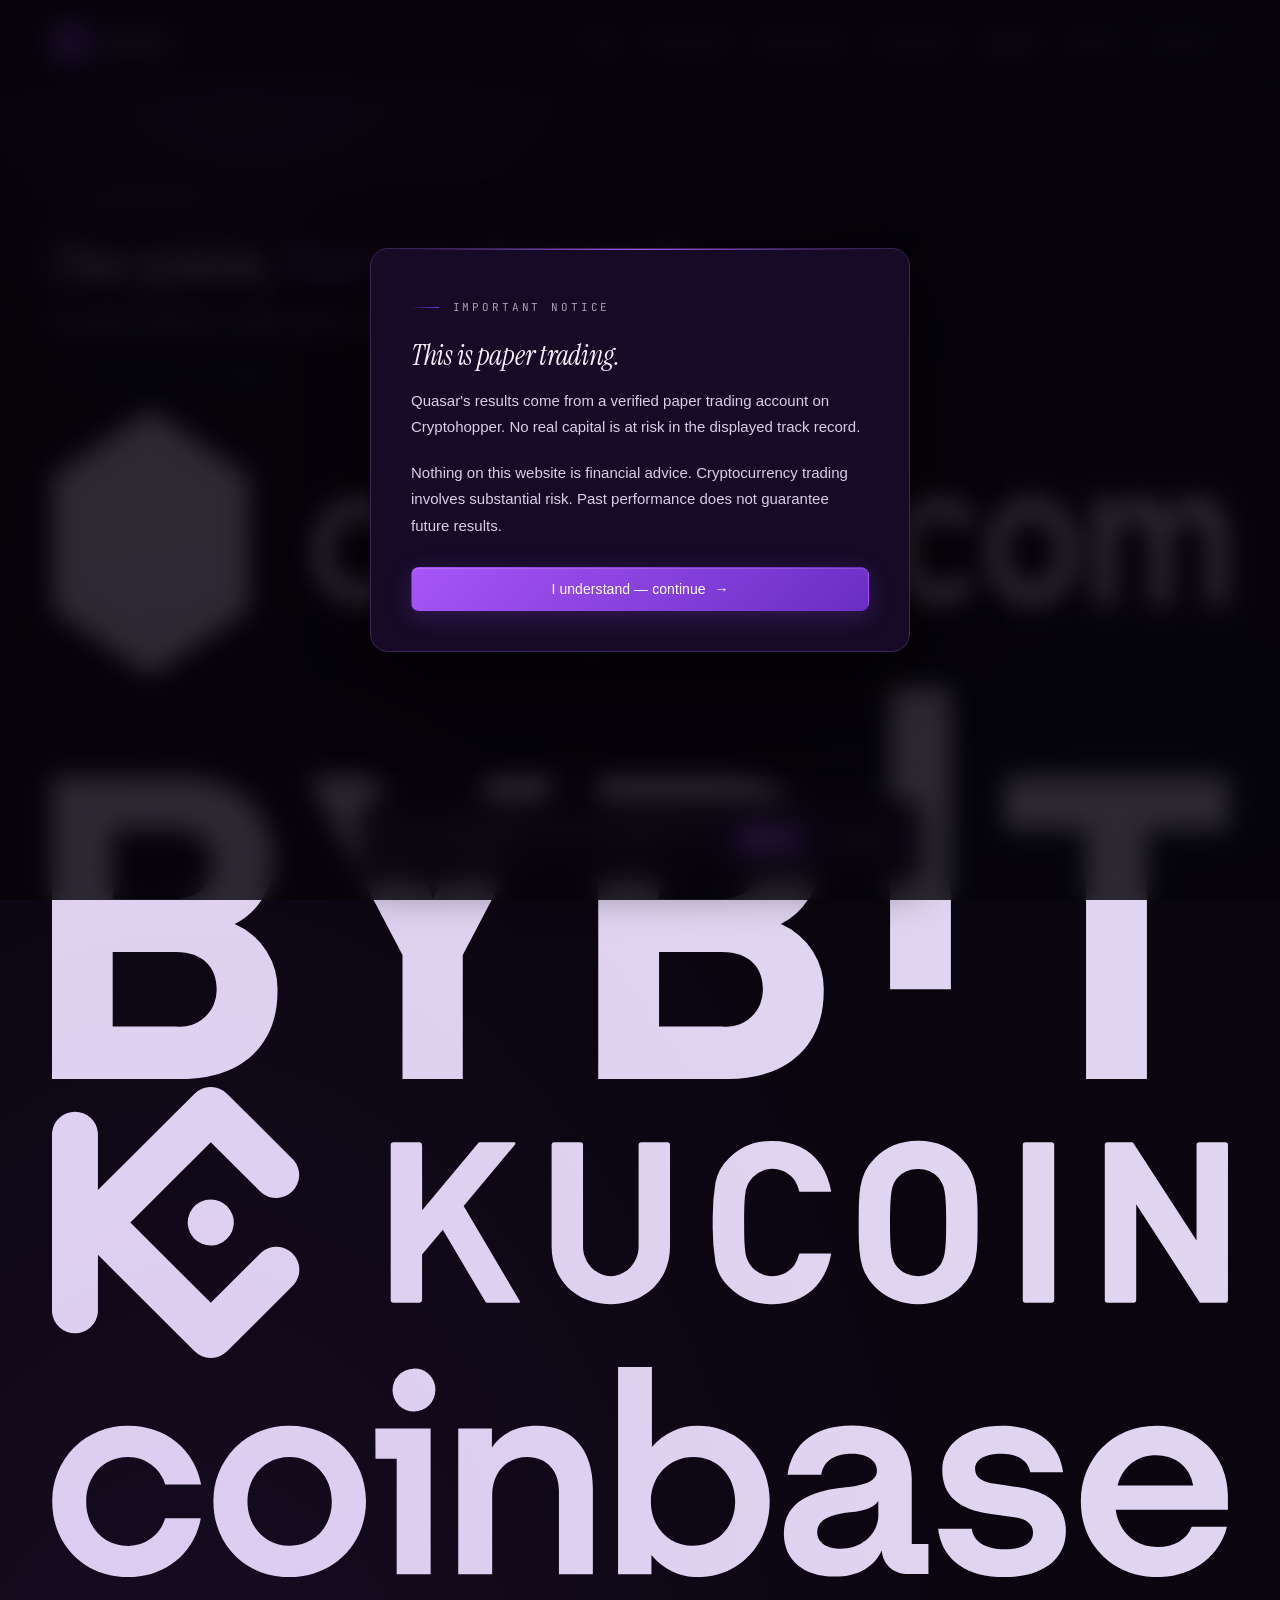
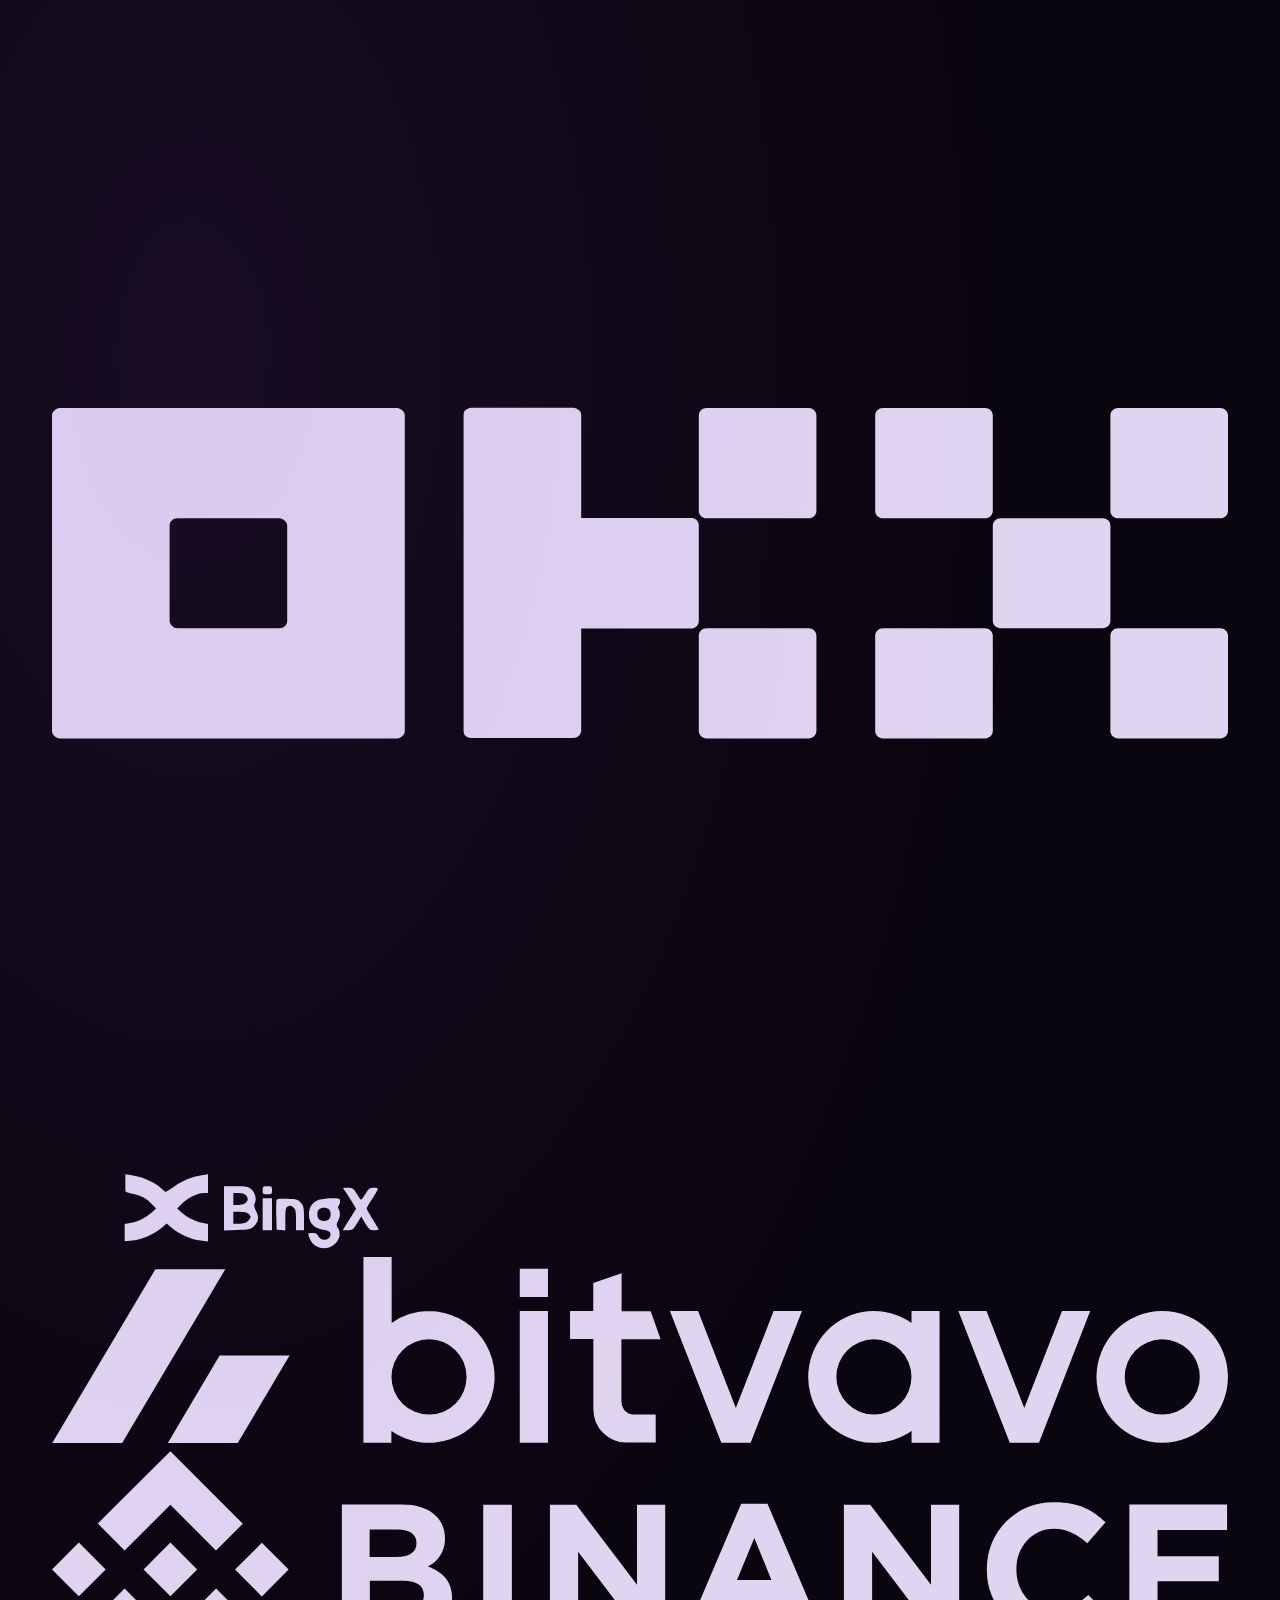
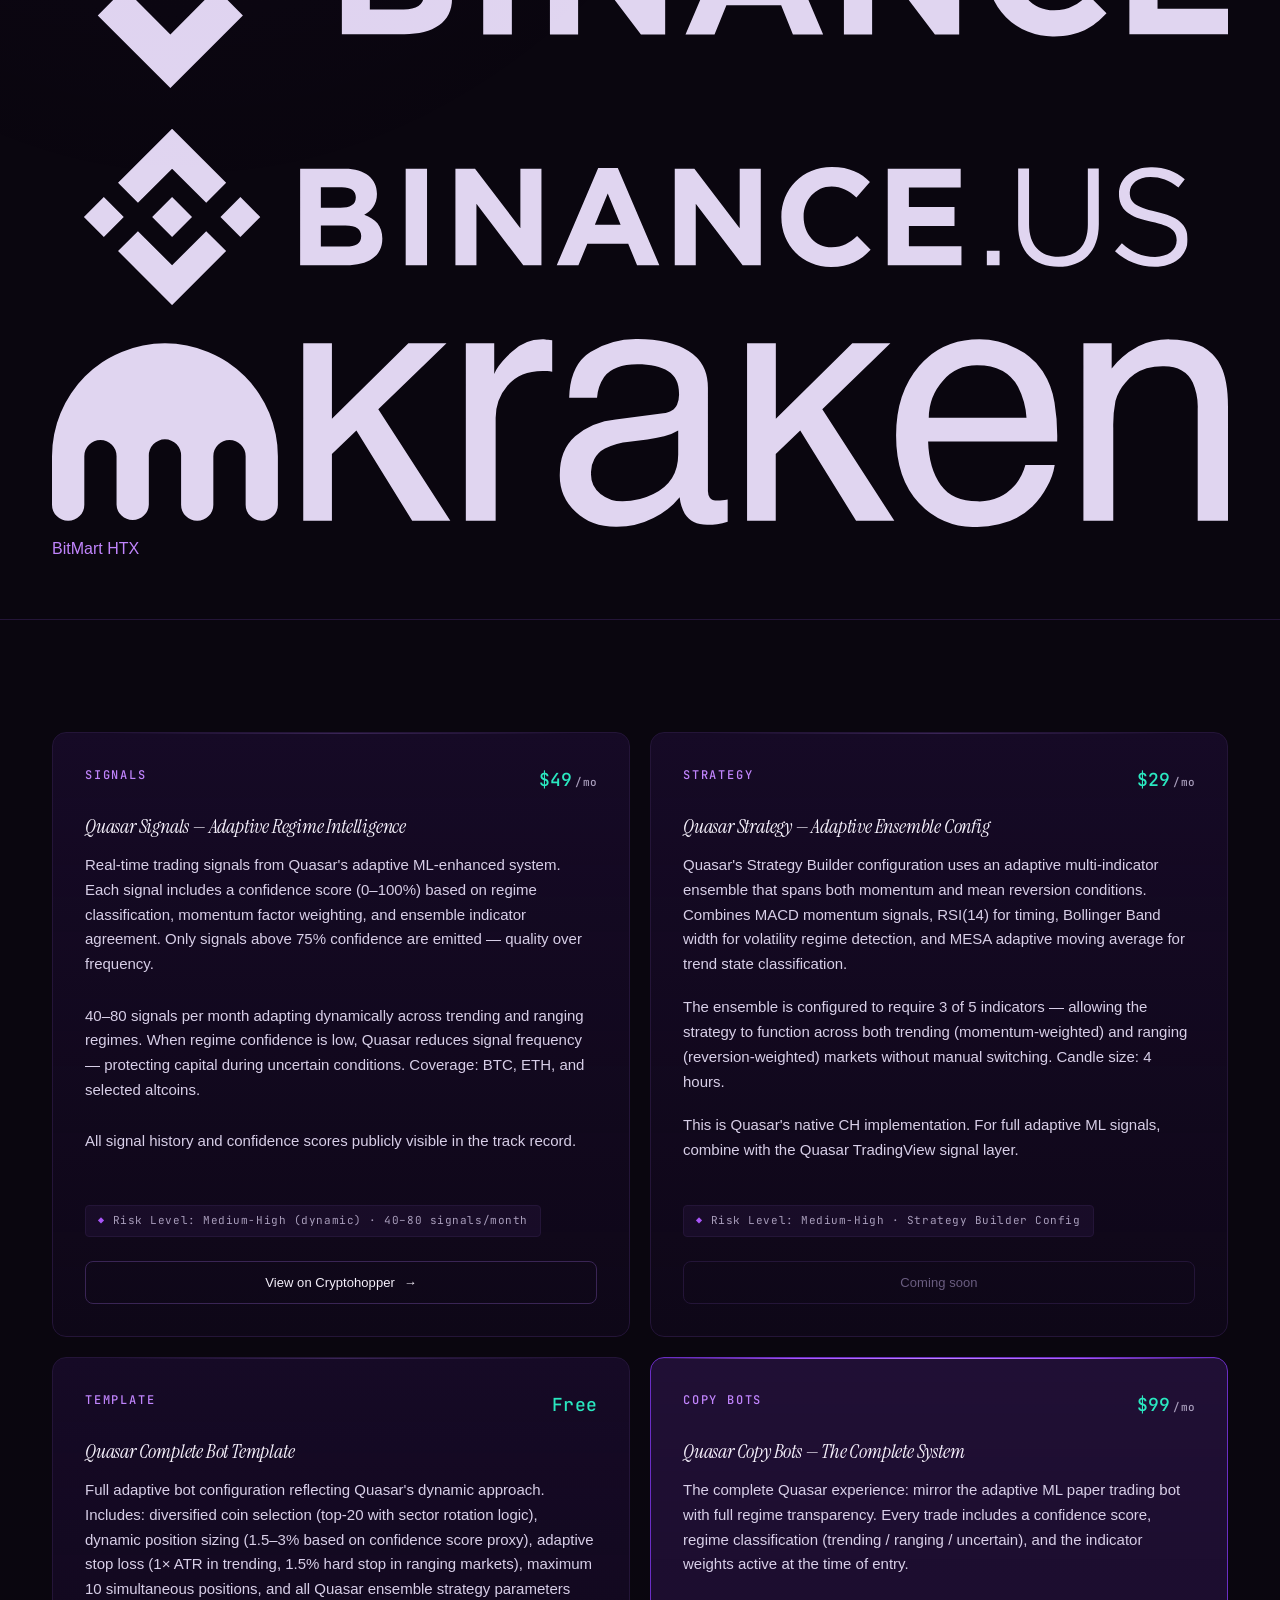
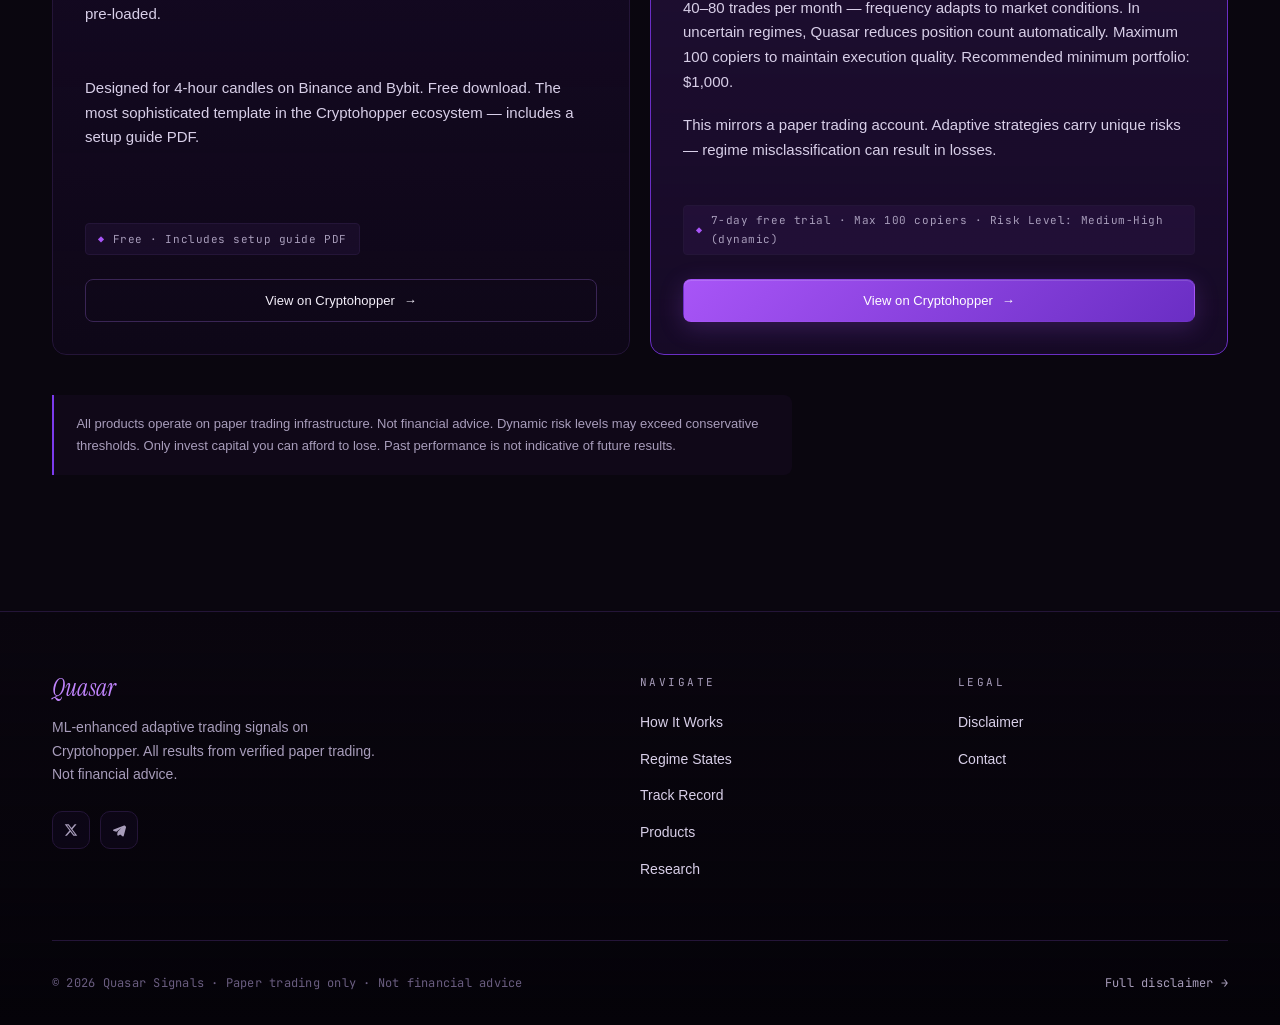
<file: products.html>
<!DOCTYPE html>
<html lang="en">
<head>
  <meta charset="UTF-8">
  <meta name="viewport" content="width=device-width, initial-scale=1.0">
  <title>Products — Quasar</title>
  <meta name="description" content="Quasar's full product stack: Signals, Strategy, Template, and Copy Bots. ML-enhanced adaptive trading on Cryptohopper.">
  <link rel="stylesheet" href="css/style.css">
  <link rel="icon" type="image/svg+xml" href="images/favicon.svg">
</head>
<body>

  <header class="site-header">
    <div class="header-inner">
      <a href="index.html" class="logo-link">
        <img src="images/logo.svg" alt="Quasar Logo" class="logo-img">
        <span class="logo-text">Quasar</span>
      </a>
      <button class="nav-toggle" aria-label="Toggle navigation">
        <span></span><span></span><span></span>
      </button>
      <nav class="main-nav">
        <a href="index.html">Home</a>
        <a href="how-it-works.html">How It Works</a>
        <a href="regime-states.html">Regime States</a>
        <a href="track-record.html">Track Record</a>
        <a href="products.html" class="active">Products</a>
        <a href="research.html">Research</a>
        <a href="disclaimer.html">Disclaimer</a>
      </nav>
    </div>
  </header>

  <main>

    <div class="page-header">
      <div class="container">
        <span class="section-label">Marketplace</span>
        <h1>One system. <em>Four ways</em> to access it.</h1>
        <p>All products operate on Cryptohopper's paper trading infrastructure.</p>

        <div class="exchanges">
          <span class="eyebrow eyebrow-teal exchanges-label">Supported Exchanges</span>
          <div class="exchanges-grid">
            <a href="https://crypto.com/exch/4pv7m446qs" target="_blank" rel="noopener noreferrer sponsored" class="exchange-item" title="Crypto.com">
              <img src="images/exchanges/crypto.com.svg" alt="Crypto.com" loading="lazy">
            </a>
            <div class="exchange-item" title="Bybit">
              <img src="images/exchanges/bybit.svg" alt="Bybit" loading="lazy">
            </div>
            <a href="https://www.kucoin.com/r/af/s7ywae" target="_blank" rel="noopener noreferrer sponsored" class="exchange-item" title="KuCoin">
              <img src="images/exchanges/kucoin.svg" alt="KuCoin" loading="lazy">
            </a>
            <a href="https://coinbase-consumer.sjv.io/anKdgR" target="_blank" rel="noopener noreferrer sponsored" class="exchange-item" title="Coinbase">
              <img src="images/exchanges/coinbase.svg" alt="Coinbase" loading="lazy">
            </a>
            <a href="https://www.okx.com/join/1850952" target="_blank" rel="noopener noreferrer sponsored" class="exchange-item" title="OKX">
              <img src="images/exchanges/okx.svg" alt="OKX" loading="lazy">
            </a>
            <a href="https://bingx.com/invite/AAAR94" target="_blank" rel="noopener noreferrer sponsored" class="exchange-item" title="BingX">
              <img src="images/exchanges/bingx.svg" alt="BingX" loading="lazy">
            </a>
            <a href="https://bitvavo.com/en/affiliate/cryptohopper" target="_blank" rel="noopener noreferrer sponsored" class="exchange-item" title="Bitvavo">
              <img src="images/exchanges/bitvavo.svg" alt="Bitvavo" loading="lazy">
            </a>
            <a href="https://www.binance.com/en/register?ref=P6CD65KX" target="_blank" rel="noopener noreferrer sponsored" class="exchange-item" title="Binance">
              <img src="images/exchanges/binance.svg" alt="Binance" loading="lazy">
            </a>
            <a href="https://www.binance.us/" target="_blank" rel="noopener noreferrer sponsored" class="exchange-item" title="Binance US">
              <img src="images/exchanges/binance-us.svg" alt="Binance US" loading="lazy">
            </a>
            <a href="https://kraken.pxf.io/LXGyW0" target="_blank" rel="noopener noreferrer sponsored" class="exchange-item" title="Kraken">
              <img src="images/exchanges/kraken.svg" alt="Kraken" loading="lazy">
            </a>
            <a href="https://www.bitmart.com/register-referral/en?r=VuEYv4" target="_blank" rel="noopener noreferrer sponsored" class="exchange-item" title="BitMart">
              <span class="exchange-wordmark">BitMart</span>
            </a>
            <a href="https://www.htx.co.zw/invite/en-us/1h?invite%5Fcode=9cqt3" target="_blank" rel="noopener noreferrer sponsored" class="exchange-item" title="HTX">
              <span class="exchange-wordmark">HTX</span>
            </a>
          </div>
        </div>
      </div>
    </div>

    <!-- ═══ PRODUCTS ═══ -->
    <section class="section">
      <div class="container">
        <div class="products-grid">

          <!-- SIGNALS -->
          <div class="product-card">
            <div class="product-header">
              <span class="product-name">Signals</span>
              <span class="product-price">$49<span>/mo</span></span>
            </div>
            <h3 style="font-size: 1.25rem; margin-bottom: 1rem;">Quasar Signals — Adaptive Regime Intelligence</h3>
            <p>
              Real-time trading signals from Quasar's adaptive ML-enhanced system. Each signal
              includes a confidence score (0–100%) based on regime classification, momentum factor
              weighting, and ensemble indicator agreement. Only signals above 75% confidence are
              emitted — quality over frequency.
            </p>
            <p>
              40–80 signals per month adapting dynamically across trending and ranging regimes.
              When regime confidence is low, Quasar reduces signal frequency — protecting capital
              during uncertain conditions. Coverage: BTC, ETH, and selected altcoins.
            </p>
            <p>
              All signal history and confidence scores publicly visible in the track record.
            </p>
            <span class="product-tag">Risk Level: Medium-High (dynamic) · 40–80 signals/month</span>
            <a href="https://www.cryptohopper.com/signaller?signaller_id=745" target="_blank" rel="noopener noreferrer" class="btn btn-secondary product-cta">
              View on Cryptohopper <span class="arr">→</span>
            </a>
          </div>

          <!-- STRATEGY -->
          <div class="product-card">
            <div class="product-header">
              <span class="product-name">Strategy</span>
              <span class="product-price">$29<span>/mo</span></span>
            </div>
            <h3 style="font-size: 1.25rem; margin-bottom: 1rem;">Quasar Strategy — Adaptive Ensemble Config</h3>
            <p>
              Quasar's Strategy Builder configuration uses an adaptive multi-indicator ensemble
              that spans both momentum and mean reversion conditions. Combines MACD momentum
              signals, RSI(14) for timing, Bollinger Band width for volatility regime detection,
              and MESA adaptive moving average for trend state classification.
            </p>
            <p>
              The ensemble is configured to require 3 of 5 indicators — allowing the strategy
              to function across both trending (momentum-weighted) and ranging (reversion-weighted)
              markets without manual switching. Candle size: 4 hours.
            </p>
            <p>
              This is Quasar's native CH implementation. For full adaptive ML signals, combine
              with the Quasar TradingView signal layer.
            </p>
            <span class="product-tag">Risk Level: Medium-High · Strategy Builder Config</span>
            <button type="button" class="btn btn-secondary product-cta" disabled>Coming soon</button>
          </div>

          <!-- TEMPLATE -->
          <div class="product-card">
            <div class="product-header">
              <span class="product-name">Template</span>
              <span class="product-price">Free</span>
            </div>
            <h3 style="font-size: 1.25rem; margin-bottom: 1rem;">Quasar Complete Bot Template</h3>
            <p>
              Full adaptive bot configuration reflecting Quasar's dynamic approach. Includes:
              diversified coin selection (top-20 with sector rotation logic), dynamic position
              sizing (1.5–3% based on confidence score proxy), adaptive stop loss (1&times; ATR in
              trending, 1.5% hard stop in ranging markets), maximum 10 simultaneous positions,
              and all Quasar ensemble strategy parameters pre-loaded.
            </p>
            <p>
              Designed for 4-hour candles on Binance and Bybit. Free download. The most
              sophisticated template in the Cryptohopper ecosystem — includes a setup guide PDF.
            </p>
            <span class="product-tag">Free · Includes setup guide PDF</span>
            <a href="https://www.cryptohopper.com/marketplace/search?q=quasar&category%5B%5D=templates" target="_blank" rel="noopener noreferrer" class="btn btn-secondary product-cta">
              View on Cryptohopper <span class="arr">→</span>
            </a>
          </div>

          <!-- COPY BOTS -->
          <div class="product-card featured">
            <div class="product-header">
              <span class="product-name">Copy Bots</span>
              <span class="product-price">$99<span>/mo</span></span>
            </div>
            <h3 style="font-size: 1.25rem; margin-bottom: 1rem;">Quasar Copy Bots — The Complete System</h3>
            <p>
              The complete Quasar experience: mirror the adaptive ML paper trading bot
              with full regime transparency. Every trade includes a confidence score, regime
              classification (trending / ranging / uncertain), and the indicator weights active
              at the time of entry.
            </p>
            <p>
              40–80 trades per month — frequency adapts to market conditions. In uncertain
              regimes, Quasar reduces position count automatically. Maximum 100 copiers to
              maintain execution quality. Recommended minimum portfolio: $1,000.
            </p>
            <p>
              This mirrors a paper trading account. Adaptive strategies carry unique risks —
              regime misclassification can result in losses.
            </p>
            <span class="product-tag">7-day free trial · Max 100 copiers · Risk Level: Medium-High (dynamic)</span>
            <a href="https://www.cryptohopper.com/marketplace/search?q=quasar&category%5B%5D=copytrading" target="_blank" rel="noopener noreferrer" class="btn btn-primary product-cta">
              View on Cryptohopper <span class="arr">→</span>
            </a>
          </div>

        </div>

        <div class="disclaimer-note" style="margin-top: 2.5rem; max-width: 740px;">
          <p>
            All products operate on paper trading infrastructure. Not financial advice.
            Dynamic risk levels may exceed conservative thresholds. Only invest capital
            you can afford to lose. Past performance is not indicative of future results.
          </p>
        </div>
      </div>
    </section>

  </main>

  <footer class="site-footer">
    <div class="container">
      <div class="footer-inner">
        <div class="footer-brand">
          <span class="logo-text">Quasar</span>
          <p>ML-enhanced adaptive trading signals on Cryptohopper. All results from verified paper trading. Not financial advice.</p>
          <div class="social-links">
            <a href="https://x.com/QuasarMagician" target="_blank" rel="noopener noreferrer" class="social-link" aria-label="Quasar on X">
              <svg viewBox="0 0 24 24" fill="currentColor" aria-hidden="true"><path d="M18.244 2.25h3.308l-7.227 8.26 8.502 11.24H16.17l-5.214-6.817L4.99 21.75H1.68l7.73-8.835L1.254 2.25H8.08l4.713 6.231 5.45-6.231zm-1.161 17.52h1.833L7.084 4.126H5.117L17.083 19.77z"/></svg>
            </a>
            <a href="https://t.me/quasarthemagician" target="_blank" rel="noopener noreferrer" class="social-link" aria-label="Quasar on Telegram">
              <svg viewBox="0 0 24 24" fill="currentColor" aria-hidden="true"><path d="M21.944 4.332c-.306-.254-.786-.29-1.283-.097L2.89 11.21c-.716.28-1.132.749-1.103 1.245.03.497.497.93 1.238 1.15l4.39 1.31 2.003 5.997c.112.335.332.603.622.76.173.094.37.142.57.142.236 0 .475-.066.684-.2l2.69-1.72 4.017 3.02c.247.186.539.286.838.286.112 0 .226-.014.337-.043.433-.114.772-.451.898-.894l3.922-14.76c.154-.58-.033-1.106-.39-1.402zM9.82 14.836l-.92 4.31-1.43-4.283 8.41-6.142-6.06 6.115z"/></svg>
            </a>
          </div>
        </div>
        <div class="footer-links">
          <h4>Navigate</h4>
          <ul>
            <li><a href="how-it-works.html">How It Works</a></li>
            <li><a href="regime-states.html">Regime States</a></li>
            <li><a href="track-record.html">Track Record</a></li>
            <li><a href="products.html">Products</a></li>
            <li><a href="research.html">Research</a></li>
          </ul>
        </div>
        <div class="footer-links">
          <h4>Legal</h4>
          <ul>
            <li><a href="disclaimer.html">Disclaimer</a></li>
            <li><a href="mailto:quasar@cryptohopper.com">Contact</a></li>
          </ul>
        </div>
      </div>
      <div class="footer-bottom">
        <p>&copy; 2026 Quasar Signals · Paper trading only · Not financial advice</p>
        <a href="disclaimer.html">Full disclaimer →</a>
      </div>
    </div>
  </footer>

  <div class="disclaimer-modal-overlay">
    <div class="disclaimer-modal">
      <span class="eyebrow">Important Notice</span>
      <h3>This is paper trading.</h3>
      <p>Quasar's results come from a verified paper trading account on Cryptohopper. No real capital is at risk in the displayed track record.</p>
      <p>Nothing on this website is financial advice. Cryptocurrency trading involves substantial risk. Past performance does not guarantee future results.</p>
      <button class="btn btn-primary disclaimer-accept">I understand — continue <span class="arr">→</span></button>
    </div>
  </div>

  <div class="cookie-banner">
    <p>We use analytics cookies to improve your experience. We do not sell your data.</p>
    <button class="btn btn-primary cookie-accept">Accept</button>
    <button class="btn btn-secondary cookie-manage">Manage</button>
  </div>

  <script src="js/main.js"></script>
</body>
</html>
</file>
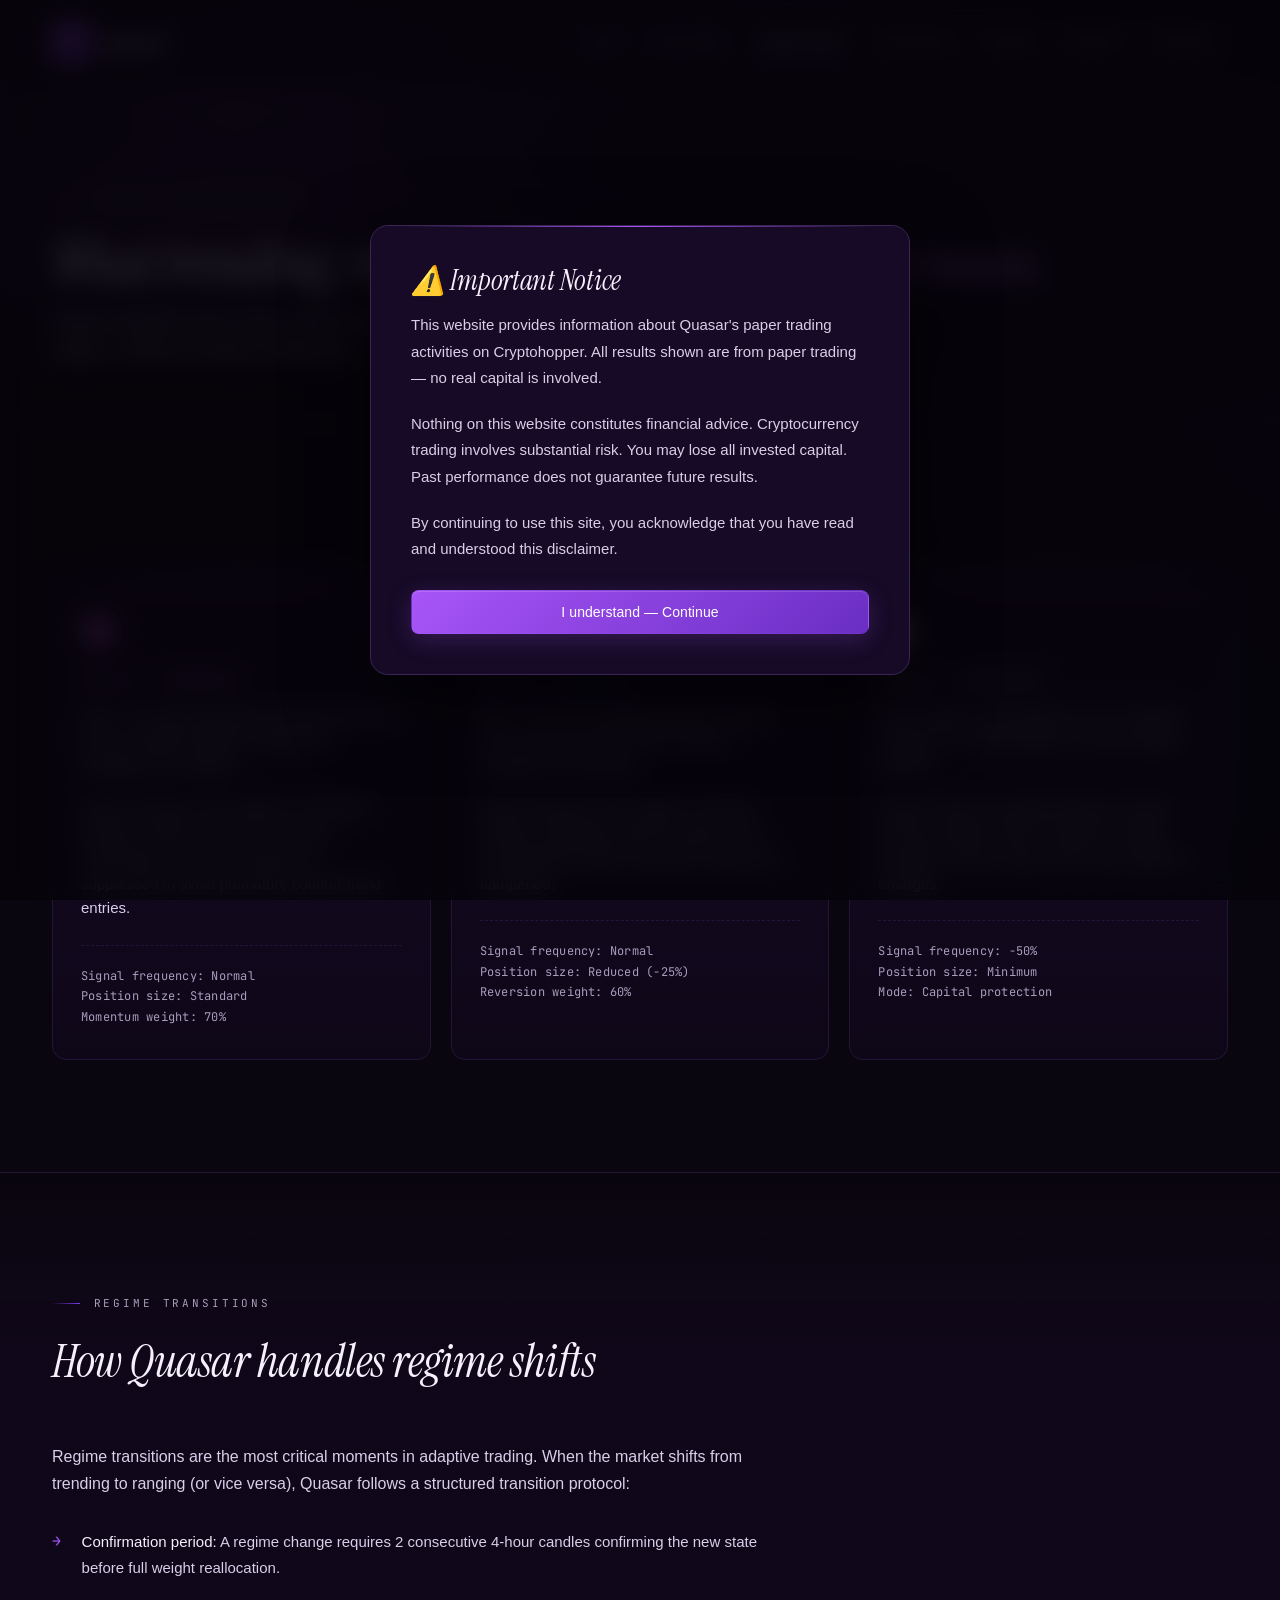
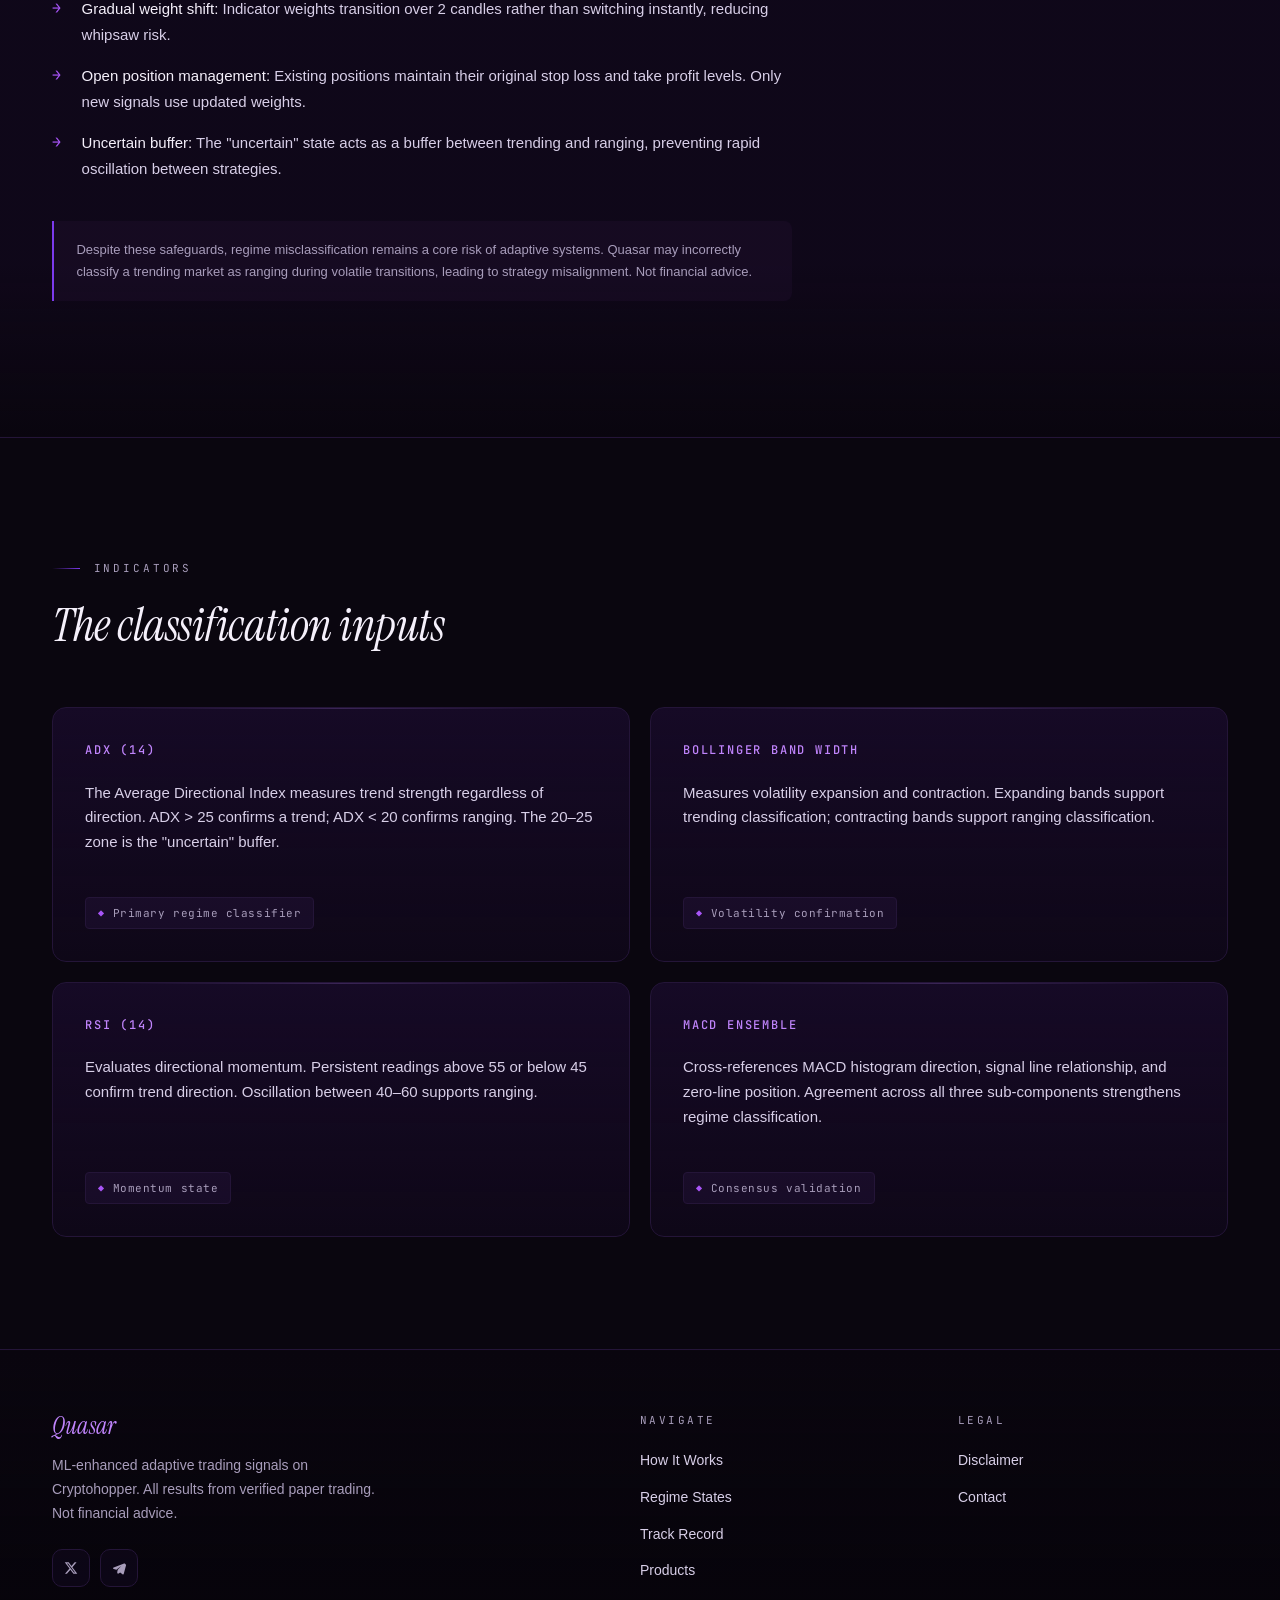
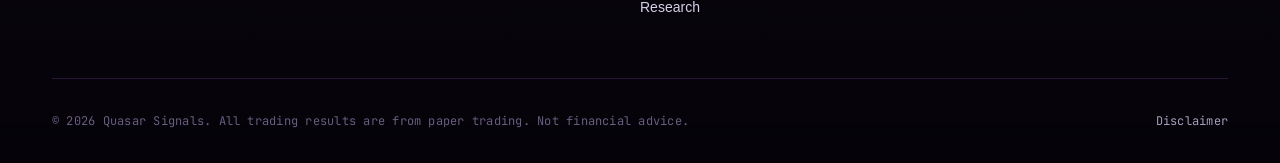
<file: regime-states.html>
<!DOCTYPE html>
<html lang="en">
<head>
  <meta charset="UTF-8">
  <meta name="viewport" content="width=device-width, initial-scale=1.0">
  <title>Regime States — Quasar</title>
  <meta name="description" content="Understanding Quasar's three market regime states: Trending, Ranging, and Uncertain. How each regime affects strategy behavior.">
  <link rel="stylesheet" href="css/style.css">
  <link rel="icon" type="image/svg+xml" href="images/favicon.svg">
</head>
<body>

  <header class="site-header">
    <div class="header-inner">
      <a href="index.html" class="logo-link">
        <img src="images/logo.svg" alt="Quasar Logo" class="logo-img">
        <span class="logo-text">Quasar</span>
      </a>
      <button class="nav-toggle" aria-label="Toggle navigation">
        <span></span><span></span><span></span>
      </button>
      <nav class="main-nav">
        <a href="index.html">Home</a>
        <a href="how-it-works.html">How It Works</a>
        <a href="regime-states.html" class="active">Regime States</a>
        <a href="track-record.html">Track Record</a>
        <a href="products.html">Products</a>
        <a href="research.html">Research</a>
        <a href="disclaimer.html">Disclaimer</a>
      </nav>
    </div>
  </header>

  <main>

    <div class="page-header">
      <div class="container">
        <span class="section-label">Regime Classification</span>
        <h1>What trending, ranging &amp; uncertain <em>actually mean.</em></h1>
        <p>Quasar classifies every 4-hour candle into one of three regime states. Each state triggers a different strategy configuration.</p>
      </div>
    </div>

    <!-- ═══ DETAILED REGIME STATES ═══ -->
    <section class="section">
      <div class="container">
        <div class="regime-grid">
          <div class="regime-card trending">
            <div class="regime-icon">&#x1F7E3;</div>
            <h3>State 1: Trending</h3>
            <p>
              ADX &gt; 25. Clear directional movement detected across multiple indicators.
              Momentum strategies are activated.
            </p>
            <p>
              Quasar allocates 70% weight to momentum indicators (MACD direction, RSI trend
              confirmation). Reversion signals are suppressed to avoid premature counter-trend
              entries.
            </p>
            <div class="regime-stat">
              Signal frequency: Normal<br>
              Position size: Standard<br>
              Momentum weight: 70%
            </div>
          </div>
          <div class="regime-card ranging">
            <div class="regime-icon">&#x1F535;</div>
            <h3>State 2: Ranging</h3>
            <p>
              ADX &lt; 20. Price oscillating between support and resistance levels.
              Mean reversion strategies are activated.
            </p>
            <p>
              Quasar allocates 60% weight to reversion indicators (Bollinger Band boundaries,
              RSI overbought/oversold). Momentum signals are dampened.
            </p>
            <div class="regime-stat">
              Signal frequency: Normal<br>
              Position size: Reduced (-25%)<br>
              Reversion weight: 60%
            </div>
          </div>
          <div class="regime-card uncertain">
            <div class="regime-icon">&#x26AA;</div>
            <h3>State 3: Uncertain</h3>
            <p>
              Mixed signals. ADX between 20–25. Indicators disagree on market direction.
              No clear regime detected.
            </p>
            <p>
              Quasar reduces all signal frequency by 50% and sets position sizes to minimum.
              Capital protection mode is active until a clear regime re-emerges.
            </p>
            <div class="regime-stat">
              Signal frequency: -50%<br>
              Position size: Minimum<br>
              Mode: Capital protection
            </div>
          </div>
        </div>
      </div>
    </section>

    <!-- ═══ HOW TRANSITIONS WORK ═══ -->
    <section class="section section-alt">
      <div class="container">
        <div class="section-intro">
          <span class="section-label">Regime Transitions</span>
          <h2>How Quasar handles regime shifts</h2>
        </div>
        <div style="max-width: 740px;">
          <p>
            Regime transitions are the most critical moments in adaptive trading. When the
            market shifts from trending to ranging (or vice versa), Quasar follows a
            structured transition protocol:
          </p>
          <ul class="arrow-list">
            <li><strong>Confirmation period:</strong> A regime change requires 2 consecutive 4-hour candles confirming the new state before full weight reallocation.</li>
            <li><strong>Gradual weight shift:</strong> Indicator weights transition over 2 candles rather than switching instantly, reducing whipsaw risk.</li>
            <li><strong>Open position management:</strong> Existing positions maintain their original stop loss and take profit levels. Only new signals use updated weights.</li>
            <li><strong>Uncertain buffer:</strong> The "uncertain" state acts as a buffer between trending and ranging, preventing rapid oscillation between strategies.</li>
          </ul>
          <div class="disclaimer-note" style="margin-top: 2rem;">
            <p>
              Despite these safeguards, regime misclassification remains a core risk of adaptive
              systems. Quasar may incorrectly classify a trending market as ranging during
              volatile transitions, leading to strategy misalignment. Not financial advice.
            </p>
          </div>
        </div>
      </div>
    </section>

    <!-- ═══ INDICATOR BREAKDOWN ═══ -->
    <section class="section">
      <div class="container">
        <div class="section-intro">
          <span class="section-label">Indicators</span>
          <h2>The classification inputs</h2>
        </div>
        <div class="products-grid">
          <div class="product-card">
            <div class="product-header">
              <span class="product-name">ADX (14)</span>
            </div>
            <p>
              The Average Directional Index measures trend strength regardless of direction.
              ADX &gt; 25 confirms a trend; ADX &lt; 20 confirms ranging. The 20–25 zone is
              the "uncertain" buffer.
            </p>
            <span class="product-tag">Primary regime classifier</span>
          </div>
          <div class="product-card">
            <div class="product-header">
              <span class="product-name">Bollinger Band Width</span>
            </div>
            <p>
              Measures volatility expansion and contraction. Expanding bands support trending
              classification; contracting bands support ranging classification.
            </p>
            <span class="product-tag">Volatility confirmation</span>
          </div>
          <div class="product-card">
            <div class="product-header">
              <span class="product-name">RSI (14)</span>
            </div>
            <p>
              Evaluates directional momentum. Persistent readings above 55 or below 45
              confirm trend direction. Oscillation between 40–60 supports ranging.
            </p>
            <span class="product-tag">Momentum state</span>
          </div>
          <div class="product-card">
            <div class="product-header">
              <span class="product-name">MACD Ensemble</span>
            </div>
            <p>
              Cross-references MACD histogram direction, signal line relationship, and
              zero-line position. Agreement across all three sub-components strengthens
              regime classification.
            </p>
            <span class="product-tag">Consensus validation</span>
          </div>
        </div>
      </div>
    </section>

  </main>

  <footer class="site-footer">
    <div class="container">
      <div class="footer-inner">
        <div class="footer-brand">
          <span class="logo-text">Quasar</span>
          <p>ML-enhanced adaptive trading signals on Cryptohopper. All results from verified paper trading. Not financial advice.</p>
          <div class="social-links">
            <a href="https://x.com/QuasarMagician" target="_blank" rel="noopener noreferrer" class="social-link" aria-label="Quasar on X">
              <svg viewBox="0 0 24 24" fill="currentColor" aria-hidden="true"><path d="M18.244 2.25h3.308l-7.227 8.26 8.502 11.24H16.17l-5.214-6.817L4.99 21.75H1.68l7.73-8.835L1.254 2.25H8.08l4.713 6.231 5.45-6.231zm-1.161 17.52h1.833L7.084 4.126H5.117L17.083 19.77z"/></svg>
            </a>
            <a href="https://t.me/quasarthemagician" target="_blank" rel="noopener noreferrer" class="social-link" aria-label="Quasar on Telegram">
              <svg viewBox="0 0 24 24" fill="currentColor" aria-hidden="true"><path d="M21.944 4.332c-.306-.254-.786-.29-1.283-.097L2.89 11.21c-.716.28-1.132.749-1.103 1.245.03.497.497.93 1.238 1.15l4.39 1.31 2.003 5.997c.112.335.332.603.622.76.173.094.37.142.57.142.236 0 .475-.066.684-.2l2.69-1.72 4.017 3.02c.247.186.539.286.838.286.112 0 .226-.014.337-.043.433-.114.772-.451.898-.894l3.922-14.76c.154-.58-.033-1.106-.39-1.402zM9.82 14.836l-.92 4.31-1.43-4.283 8.41-6.142-6.06 6.115z"/></svg>
            </a>
          </div>
        </div>
        <div class="footer-links">
          <h4>Navigate</h4>
          <ul>
            <li><a href="how-it-works.html">How It Works</a></li>
            <li><a href="regime-states.html">Regime States</a></li>
            <li><a href="track-record.html">Track Record</a></li>
            <li><a href="products.html">Products</a></li>
            <li><a href="research.html">Research</a></li>
          </ul>
        </div>
        <div class="footer-links">
          <h4>Legal</h4>
          <ul>
            <li><a href="disclaimer.html">Disclaimer</a></li>
            <li><a href="mailto:quasar@cryptohopper.com">Contact</a></li>
          </ul>
        </div>
      </div>
      <div class="footer-bottom">
        <p>&copy; 2026 Quasar Signals. All trading results are from paper trading. Not financial advice.</p>
        <a href="disclaimer.html">Disclaimer</a>
      </div>
    </div>
  </footer>

  <div class="disclaimer-modal-overlay">
    <div class="disclaimer-modal">
      <h3>&#x26A0;&#xFE0F; Important Notice</h3>
      <p>This website provides information about Quasar's paper trading activities on Cryptohopper. All results shown are from paper trading — no real capital is involved.</p>
      <p>Nothing on this website constitutes financial advice. Cryptocurrency trading involves substantial risk. You may lose all invested capital. Past performance does not guarantee future results.</p>
      <p>By continuing to use this site, you acknowledge that you have read and understood this disclaimer.</p>
      <button class="btn btn-primary disclaimer-accept">I understand — Continue</button>
    </div>
  </div>

  <div class="cookie-banner">
    <p>We use analytics cookies to improve your experience. We do not sell your data.</p>
    <button class="btn btn-primary cookie-accept">Accept</button>
    <button class="btn btn-secondary cookie-manage">Manage preferences</button>
  </div>

  <script src="js/main.js"></script>
</body>
</html>
</file>
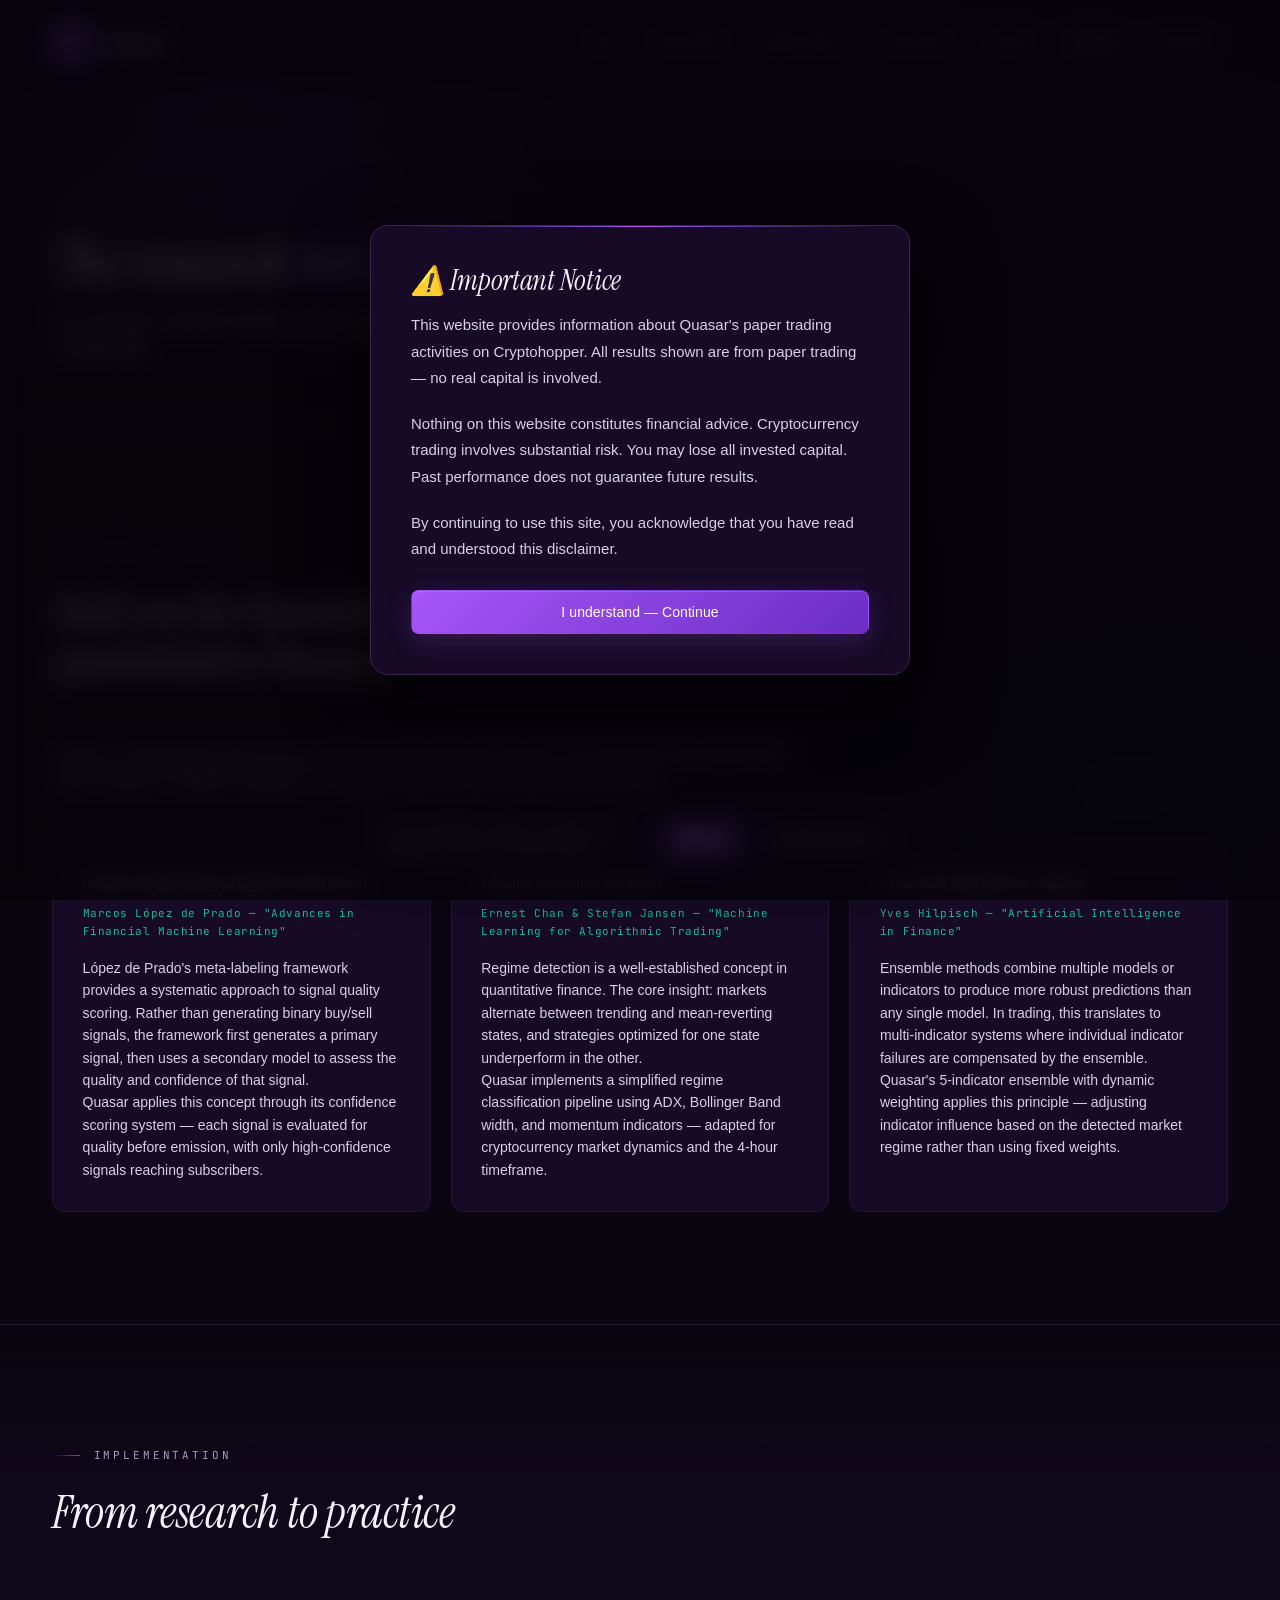
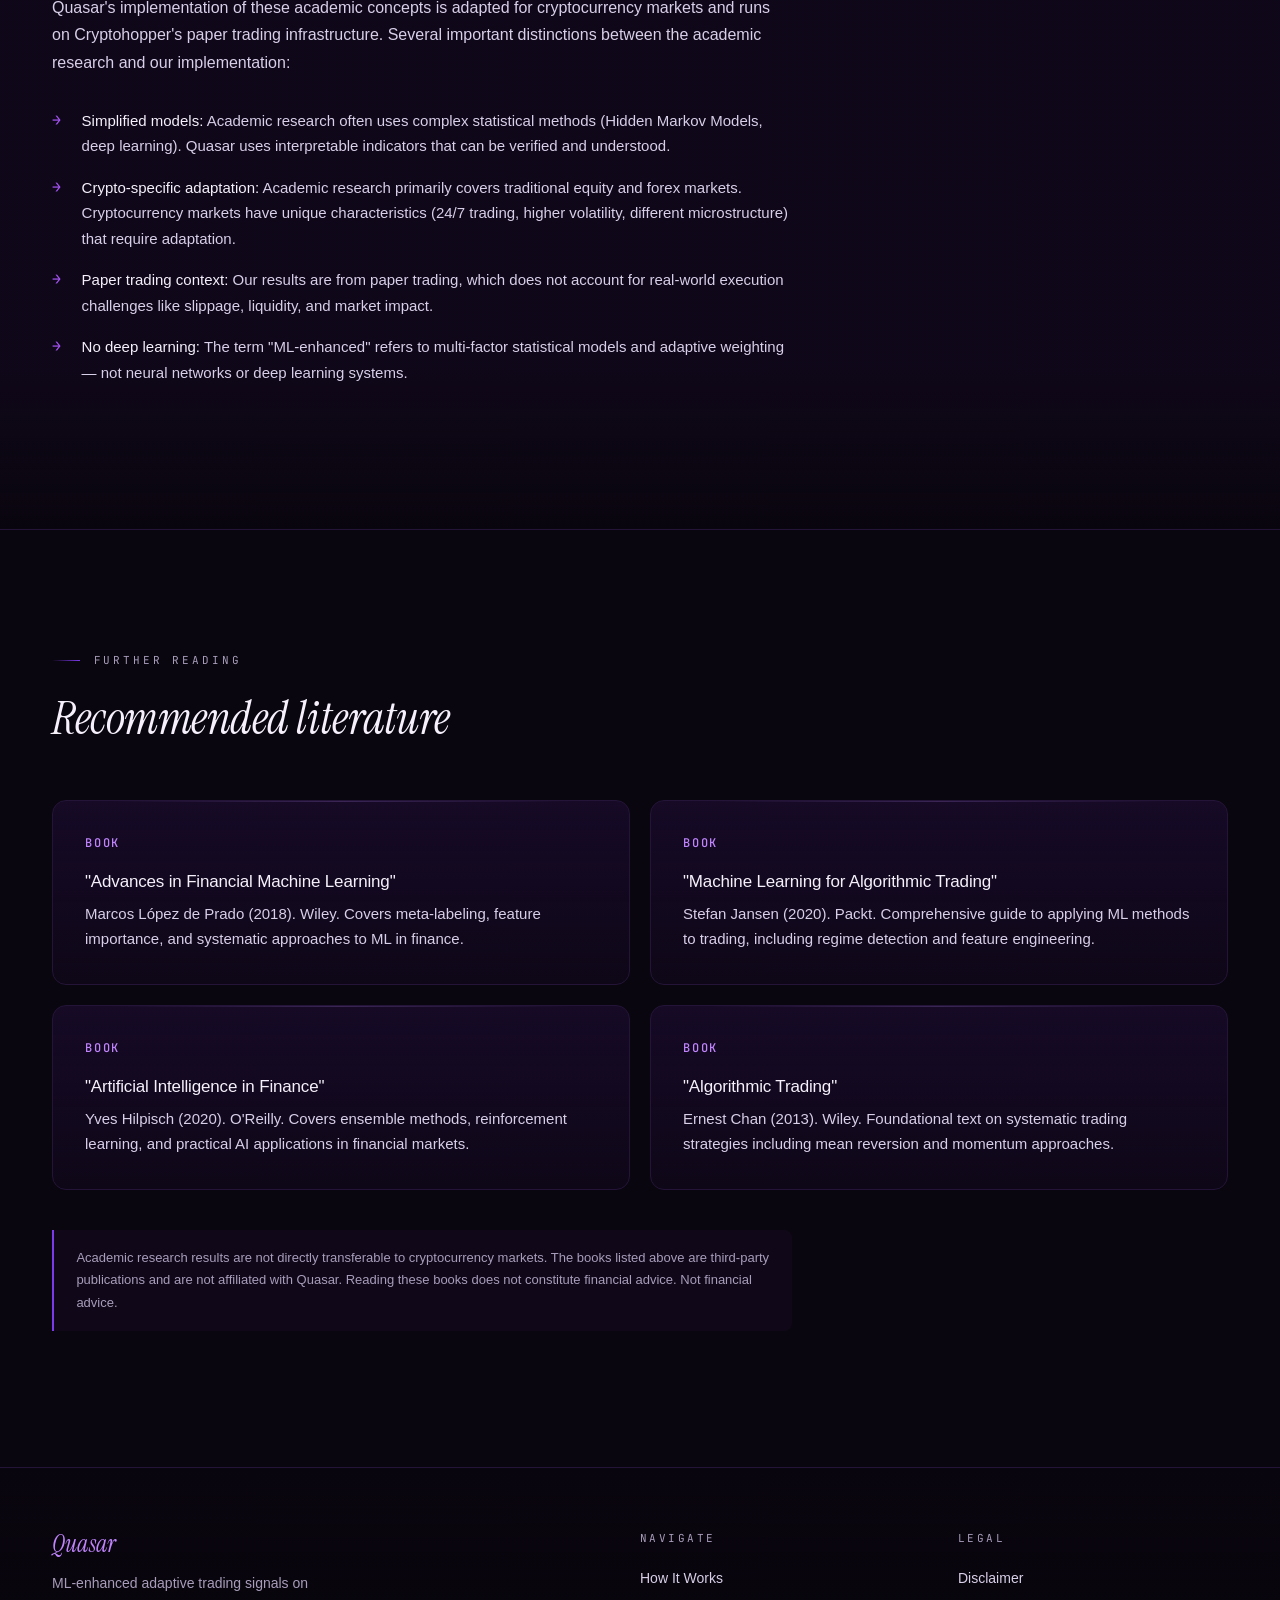
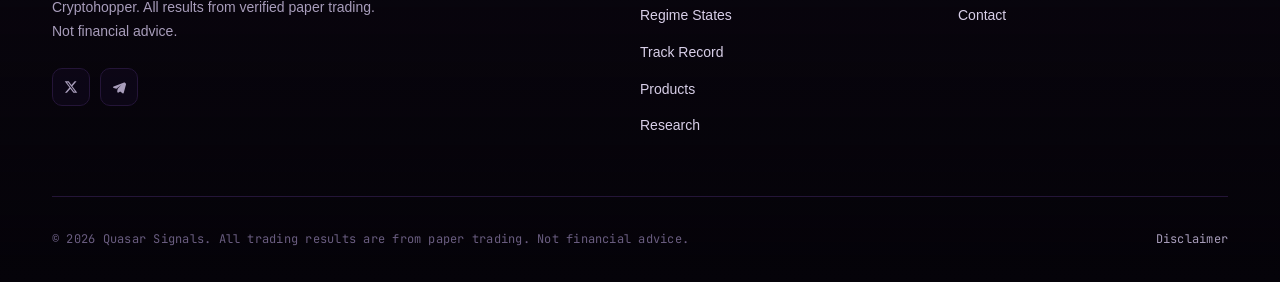
<file: research.html>
<!DOCTYPE html>
<html lang="en">
<head>
  <meta charset="UTF-8">
  <meta name="viewport" content="width=device-width, initial-scale=1.0">
  <title>Research — Quasar</title>
  <meta name="description" content="The academic and quantitative finance foundations behind Quasar's ML-enhanced adaptive trading methodology.">
  <link rel="stylesheet" href="css/style.css">
  <link rel="icon" type="image/svg+xml" href="images/favicon.svg">
</head>
<body>

  <header class="site-header">
    <div class="header-inner">
      <a href="index.html" class="logo-link">
        <img src="images/logo.svg" alt="Quasar Logo" class="logo-img">
        <span class="logo-text">Quasar</span>
      </a>
      <button class="nav-toggle" aria-label="Toggle navigation">
        <span></span><span></span><span></span>
      </button>
      <nav class="main-nav">
        <a href="index.html">Home</a>
        <a href="how-it-works.html">How It Works</a>
        <a href="regime-states.html">Regime States</a>
        <a href="track-record.html">Track Record</a>
        <a href="products.html">Products</a>
        <a href="research.html" class="active">Research</a>
        <a href="disclaimer.html">Disclaimer</a>
      </nav>
    </div>
  </header>

  <main>

    <div class="page-header">
      <div class="container">
        <span class="section-label">Foundations</span>
        <h1>The research <em>behind Quasar.</em></h1>
        <p>The academic research and quantitative finance principles behind Quasar's adaptive methodology.</p>
      </div>
    </div>

    <!-- ═══ RESEARCH AREAS ═══ -->
    <section class="section">
      <div class="container">
        <div class="section-intro">
          <span class="section-label">Three Pillars</span>
          <h2>Built on the foundations of modern quantitative finance.</h2>
        </div>
        <div style="max-width: 740px; margin-bottom: 3rem;">
          <p>
            Quasar's methodology draws from three areas of financial ML research.
            The academic research behind these methods is publicly available.
            Our specific implementation details are proprietary.
          </p>
        </div>

        <div class="research-grid">
          <div class="research-card">
            <h4>Feature Engineering &amp; Signal Construction</h4>
            <span class="research-source">Marcos López de Prado — "Advances in Financial Machine Learning"</span>
            <p>
              López de Prado's meta-labeling framework provides a systematic approach to
              signal quality scoring. Rather than generating binary buy/sell signals, the
              framework first generates a primary signal, then uses a secondary model to
              assess the quality and confidence of that signal.
            </p>
            <p>
              Quasar applies this concept through its confidence scoring system — each signal
              is evaluated for quality before emission, with only high-confidence signals
              reaching subscribers.
            </p>
          </div>
          <div class="research-card">
            <h4>Regime Detection Methods</h4>
            <span class="research-source">Ernest Chan &amp; Stefan Jansen — "Machine Learning for Algorithmic Trading"</span>
            <p>
              Regime detection is a well-established concept in quantitative finance. The core
              insight: markets alternate between trending and mean-reverting states, and
              strategies optimized for one state underperform in the other.
            </p>
            <p>
              Quasar implements a simplified regime classification pipeline using ADX,
              Bollinger Band width, and momentum indicators — adapted for cryptocurrency
              market dynamics and the 4-hour timeframe.
            </p>
          </div>
          <div class="research-card">
            <h4>Ensemble Methods for Trading</h4>
            <span class="research-source">Yves Hilpisch — "Artificial Intelligence in Finance"</span>
            <p>
              Ensemble methods combine multiple models or indicators to produce more robust
              predictions than any single model. In trading, this translates to multi-indicator
              systems where individual indicator failures are compensated by the ensemble.
            </p>
            <p>
              Quasar's 5-indicator ensemble with dynamic weighting applies this principle —
              adjusting indicator influence based on the detected market regime rather than
              using fixed weights.
            </p>
          </div>
        </div>
      </div>
    </section>

    <!-- ═══ IMPLEMENTATION NOTES ═══ -->
    <section class="section section-alt">
      <div class="container">
        <div class="section-intro">
          <span class="section-label">Implementation</span>
          <h2>From research to practice</h2>
        </div>
        <div style="max-width: 740px;">
          <p>
            Quasar's implementation of these academic concepts is adapted for cryptocurrency
            markets and runs on Cryptohopper's paper trading infrastructure. Several important
            distinctions between the academic research and our implementation:
          </p>
          <ul class="arrow-list">
            <li><strong>Simplified models:</strong> Academic research often uses complex statistical methods (Hidden Markov Models, deep learning). Quasar uses interpretable indicators that can be verified and understood.</li>
            <li><strong>Crypto-specific adaptation:</strong> Academic research primarily covers traditional equity and forex markets. Cryptocurrency markets have unique characteristics (24/7 trading, higher volatility, different microstructure) that require adaptation.</li>
            <li><strong>Paper trading context:</strong> Our results are from paper trading, which does not account for real-world execution challenges like slippage, liquidity, and market impact.</li>
            <li><strong>No deep learning:</strong> The term "ML-enhanced" refers to multi-factor statistical models and adaptive weighting — not neural networks or deep learning systems.</li>
          </ul>
        </div>
      </div>
    </section>

    <!-- ═══ FURTHER READING ═══ -->
    <section class="section">
      <div class="container">
        <div class="section-intro">
          <span class="section-label">Further Reading</span>
          <h2>Recommended literature</h2>
        </div>
        <div class="products-grid">
          <div class="product-card">
            <div class="product-header">
              <span class="product-name">Book</span>
            </div>
            <h4 style="font-family: var(--font-sans); font-style: normal;">"Advances in Financial Machine Learning"</h4>
            <p>Marcos López de Prado (2018). Wiley. Covers meta-labeling, feature importance, and systematic approaches to ML in finance.</p>
          </div>
          <div class="product-card">
            <div class="product-header">
              <span class="product-name">Book</span>
            </div>
            <h4 style="font-family: var(--font-sans); font-style: normal;">"Machine Learning for Algorithmic Trading"</h4>
            <p>Stefan Jansen (2020). Packt. Comprehensive guide to applying ML methods to trading, including regime detection and feature engineering.</p>
          </div>
          <div class="product-card">
            <div class="product-header">
              <span class="product-name">Book</span>
            </div>
            <h4 style="font-family: var(--font-sans); font-style: normal;">"Artificial Intelligence in Finance"</h4>
            <p>Yves Hilpisch (2020). O'Reilly. Covers ensemble methods, reinforcement learning, and practical AI applications in financial markets.</p>
          </div>
          <div class="product-card">
            <div class="product-header">
              <span class="product-name">Book</span>
            </div>
            <h4 style="font-family: var(--font-sans); font-style: normal;">"Algorithmic Trading"</h4>
            <p>Ernest Chan (2013). Wiley. Foundational text on systematic trading strategies including mean reversion and momentum approaches.</p>
          </div>
        </div>

        <div class="disclaimer-note" style="margin-top: 2.5rem; max-width: 740px;">
          <p>
            Academic research results are not directly transferable to cryptocurrency markets.
            The books listed above are third-party publications and are not affiliated with Quasar.
            Reading these books does not constitute financial advice. Not financial advice.
          </p>
        </div>
      </div>
    </section>

  </main>

  <footer class="site-footer">
    <div class="container">
      <div class="footer-inner">
        <div class="footer-brand">
          <span class="logo-text">Quasar</span>
          <p>ML-enhanced adaptive trading signals on Cryptohopper. All results from verified paper trading. Not financial advice.</p>
          <div class="social-links">
            <a href="https://x.com/QuasarMagician" target="_blank" rel="noopener noreferrer" class="social-link" aria-label="Quasar on X">
              <svg viewBox="0 0 24 24" fill="currentColor" aria-hidden="true"><path d="M18.244 2.25h3.308l-7.227 8.26 8.502 11.24H16.17l-5.214-6.817L4.99 21.75H1.68l7.73-8.835L1.254 2.25H8.08l4.713 6.231 5.45-6.231zm-1.161 17.52h1.833L7.084 4.126H5.117L17.083 19.77z"/></svg>
            </a>
            <a href="https://t.me/quasarthemagician" target="_blank" rel="noopener noreferrer" class="social-link" aria-label="Quasar on Telegram">
              <svg viewBox="0 0 24 24" fill="currentColor" aria-hidden="true"><path d="M21.944 4.332c-.306-.254-.786-.29-1.283-.097L2.89 11.21c-.716.28-1.132.749-1.103 1.245.03.497.497.93 1.238 1.15l4.39 1.31 2.003 5.997c.112.335.332.603.622.76.173.094.37.142.57.142.236 0 .475-.066.684-.2l2.69-1.72 4.017 3.02c.247.186.539.286.838.286.112 0 .226-.014.337-.043.433-.114.772-.451.898-.894l3.922-14.76c.154-.58-.033-1.106-.39-1.402zM9.82 14.836l-.92 4.31-1.43-4.283 8.41-6.142-6.06 6.115z"/></svg>
            </a>
          </div>
        </div>
        <div class="footer-links">
          <h4>Navigate</h4>
          <ul>
            <li><a href="how-it-works.html">How It Works</a></li>
            <li><a href="regime-states.html">Regime States</a></li>
            <li><a href="track-record.html">Track Record</a></li>
            <li><a href="products.html">Products</a></li>
            <li><a href="research.html">Research</a></li>
          </ul>
        </div>
        <div class="footer-links">
          <h4>Legal</h4>
          <ul>
            <li><a href="disclaimer.html">Disclaimer</a></li>
            <li><a href="mailto:quasar@cryptohopper.com">Contact</a></li>
          </ul>
        </div>
      </div>
      <div class="footer-bottom">
        <p>&copy; 2026 Quasar Signals. All trading results are from paper trading. Not financial advice.</p>
        <a href="disclaimer.html">Disclaimer</a>
      </div>
    </div>
  </footer>

  <div class="disclaimer-modal-overlay">
    <div class="disclaimer-modal">
      <h3>&#x26A0;&#xFE0F; Important Notice</h3>
      <p>This website provides information about Quasar's paper trading activities on Cryptohopper. All results shown are from paper trading — no real capital is involved.</p>
      <p>Nothing on this website constitutes financial advice. Cryptocurrency trading involves substantial risk. You may lose all invested capital. Past performance does not guarantee future results.</p>
      <p>By continuing to use this site, you acknowledge that you have read and understood this disclaimer.</p>
      <button class="btn btn-primary disclaimer-accept">I understand — Continue</button>
    </div>
  </div>

  <div class="cookie-banner">
    <p>We use analytics cookies to improve your experience. We do not sell your data.</p>
    <button class="btn btn-primary cookie-accept">Accept</button>
    <button class="btn btn-secondary cookie-manage">Manage preferences</button>
  </div>

  <script src="js/main.js"></script>
</body>
</html>
</file>
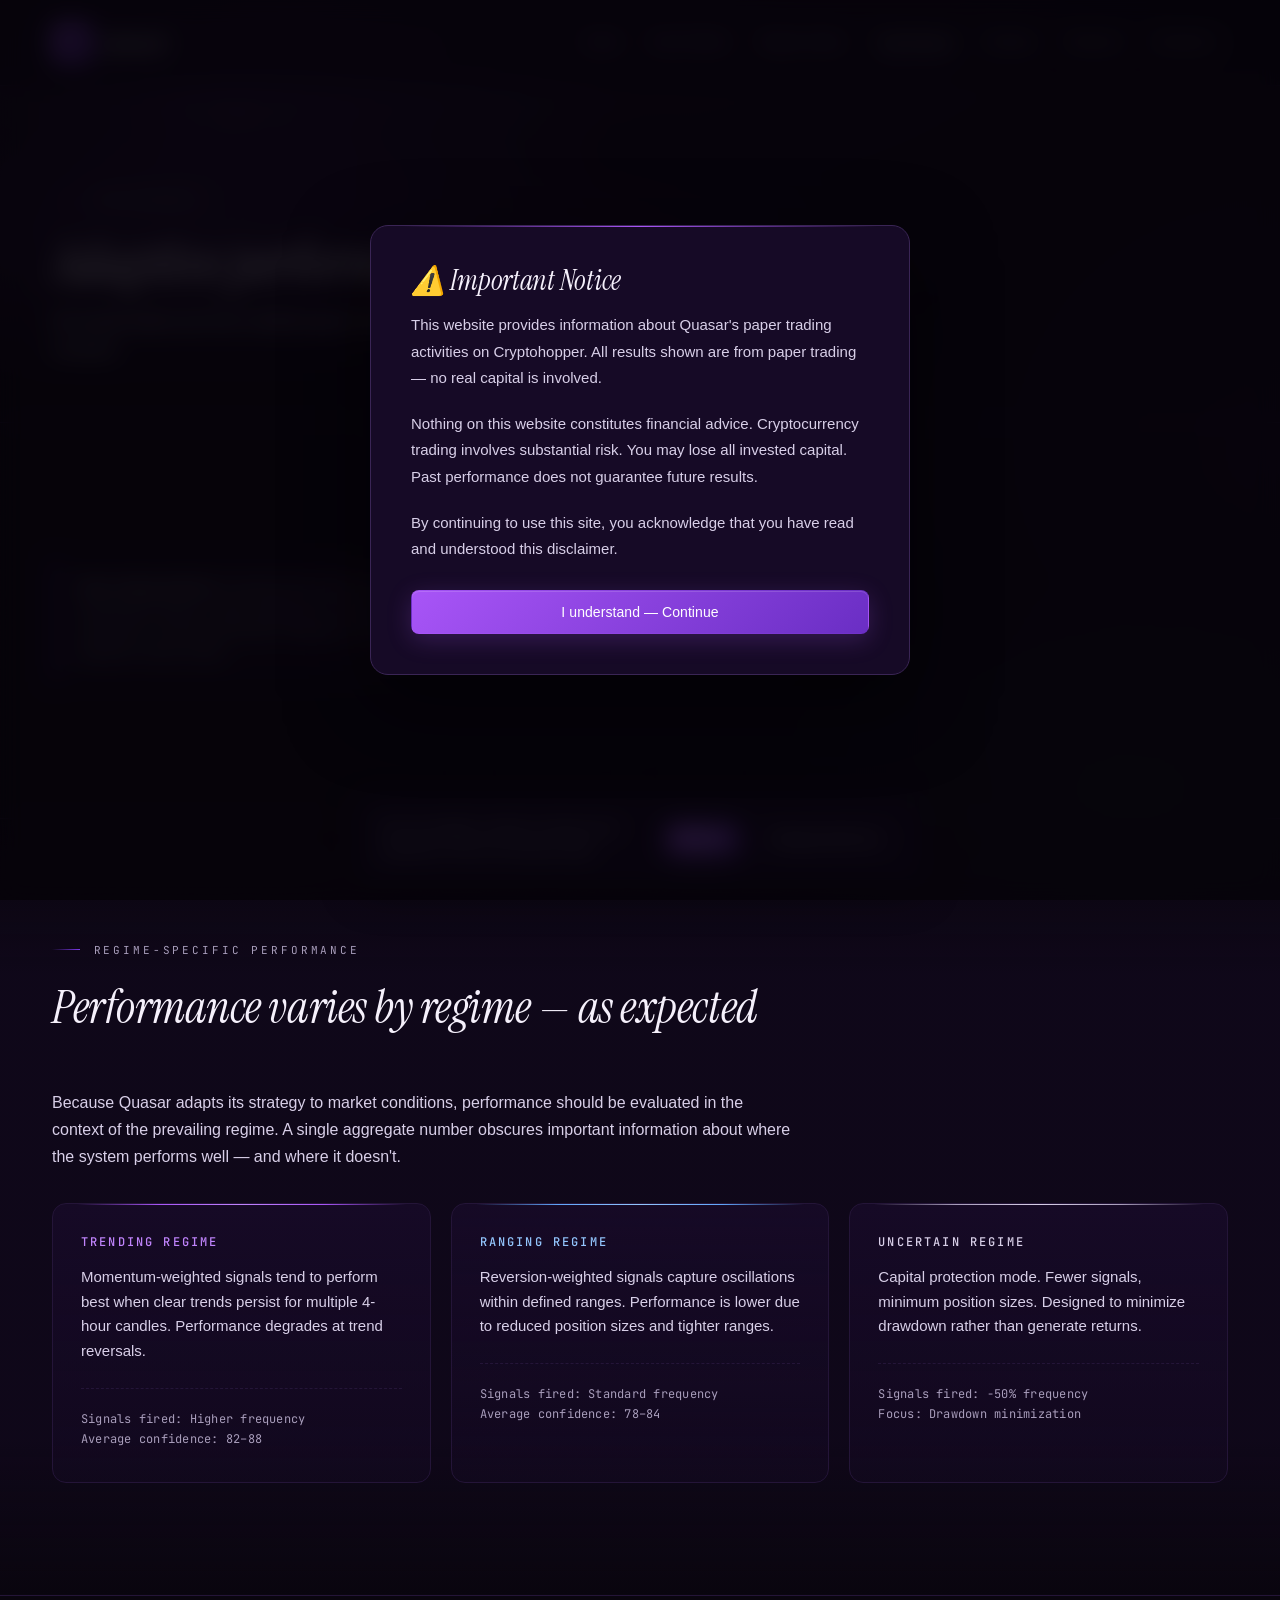
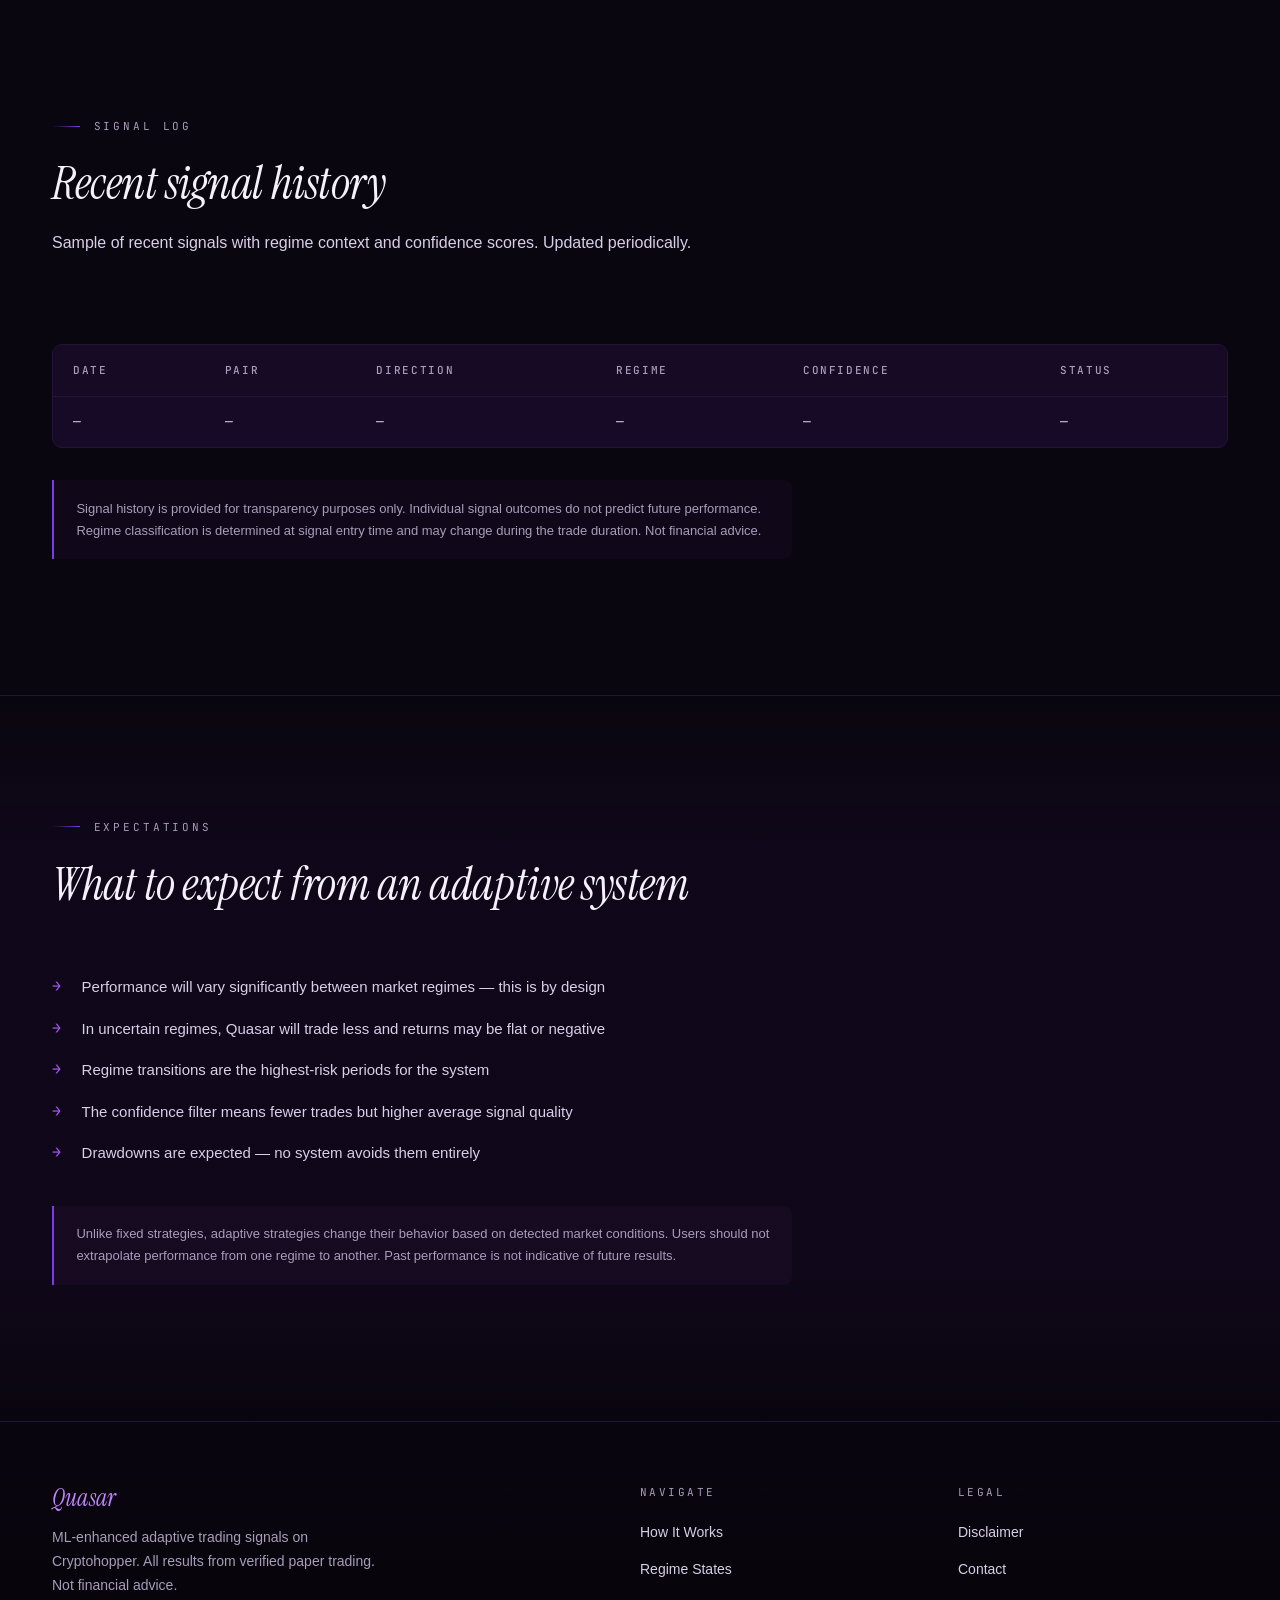
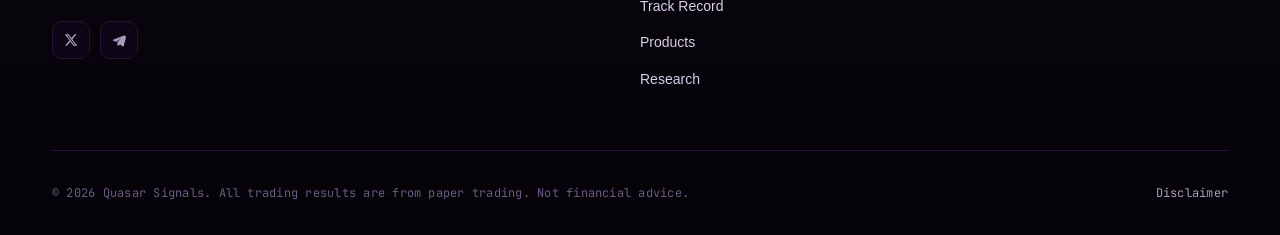
<file: track-record.html>
<!DOCTYPE html>
<html lang="en">
<head>
  <meta charset="UTF-8">
  <meta name="viewport" content="width=device-width, initial-scale=1.0">
  <title>Track Record — Quasar</title>
  <meta name="description" content="Quasar's adaptive paper trading performance with regime context. Verified results from Cryptohopper.">
  <link rel="stylesheet" href="css/style.css">
  <link rel="icon" type="image/svg+xml" href="images/favicon.svg">
</head>
<body>

  <header class="site-header">
    <div class="header-inner">
      <a href="index.html" class="logo-link">
        <img src="images/logo.svg" alt="Quasar Logo" class="logo-img">
        <span class="logo-text">Quasar</span>
      </a>
      <button class="nav-toggle" aria-label="Toggle navigation">
        <span></span><span></span><span></span>
      </button>
      <nav class="main-nav">
        <a href="index.html">Home</a>
        <a href="how-it-works.html">How It Works</a>
        <a href="regime-states.html">Regime States</a>
        <a href="track-record.html" class="active">Track Record</a>
        <a href="products.html">Products</a>
        <a href="research.html">Research</a>
        <a href="disclaimer.html">Disclaimer</a>
      </nav>
    </div>
  </header>

  <main>

    <div class="page-header">
      <div class="container">
        <span class="section-label">Performance</span>
        <h1>Adaptive performance, <em>with regime context.</em></h1>
        <p>All results below are from verified paper trading on Cryptohopper. No real capital is involved.</p>
      </div>
    </div>

    <!-- ═══ DISCLAIMER ═══ -->
    <section class="section">
      <div class="container">
        <div class="disclaimer-note" style="max-width: 740px;">
          <p>
            <strong>Paper trading disclaimer:</strong> All performance data on this page is derived
            from paper trading (simulated trading) on the Cryptohopper platform. Paper trading
            does not involve real capital and does not account for slippage, liquidity constraints,
            or real-world execution challenges. Past performance — whether from paper trading or
            real trading — is not indicative of future results.
          </p>
        </div>
      </div>
    </section>

    <!-- ═══ PERFORMANCE BY REGIME ═══ -->
    <section class="section section-alt">
      <div class="container">
        <div class="section-intro">
          <span class="section-label">Regime-Specific Performance</span>
          <h2>Performance varies by regime — as expected</h2>
        </div>
        <div style="max-width: 740px;">
          <p>
            Because Quasar adapts its strategy to market conditions, performance should
            be evaluated in the context of the prevailing regime. A single aggregate number
            obscures important information about where the system performs well — and where it doesn't.
          </p>
        </div>
        <div class="regime-grid" style="margin-top: 2rem;">
          <div class="regime-card trending">
            <h3>Trending Regime</h3>
            <p>
              Momentum-weighted signals tend to perform best when clear trends persist
              for multiple 4-hour candles. Performance degrades at trend reversals.
            </p>
            <div class="regime-stat">
              Signals fired: Higher frequency<br>
              Average confidence: 82–88
            </div>
          </div>
          <div class="regime-card ranging">
            <h3>Ranging Regime</h3>
            <p>
              Reversion-weighted signals capture oscillations within defined ranges.
              Performance is lower due to reduced position sizes and tighter ranges.
            </p>
            <div class="regime-stat">
              Signals fired: Standard frequency<br>
              Average confidence: 78–84
            </div>
          </div>
          <div class="regime-card uncertain">
            <h3>Uncertain Regime</h3>
            <p>
              Capital protection mode. Fewer signals, minimum position sizes.
              Designed to minimize drawdown rather than generate returns.
            </p>
            <div class="regime-stat">
              Signals fired: -50% frequency<br>
              Focus: Drawdown minimization
            </div>
          </div>
        </div>
      </div>
    </section>

    <!-- ═══ SIGNAL HISTORY TABLE ═══ -->
    <section class="section">
      <div class="container">
        <div class="section-intro">
          <span class="section-label">Signal Log</span>
          <h2>Recent signal history</h2>
          <p>Sample of recent signals with regime context and confidence scores. Updated periodically.</p>
        </div>
        <div style="overflow-x: auto;">
          <table class="track-table">
            <thead>
              <tr>
                <th>Date</th>
                <th>Pair</th>
                <th>Direction</th>
                <th>Regime</th>
                <th>Confidence</th>
                <th>Status</th>
              </tr>
            </thead>
            <tbody>
              <tr>
                <td>—</td>
                <td>—</td>
                <td>—</td>
                <td>—</td>
                <td>—</td>
                <td>—</td>
              </tr>
            </tbody>
          </table>
        </div>
        <div class="disclaimer-note" style="margin-top: 2rem; max-width: 740px;">
          <p>
            Signal history is provided for transparency purposes only. Individual signal
            outcomes do not predict future performance. Regime classification is determined
            at signal entry time and may change during the trade duration. Not financial advice.
          </p>
        </div>
      </div>
    </section>

    <!-- ═══ WHAT TO EXPECT ═══ -->
    <section class="section section-alt">
      <div class="container">
        <div class="section-intro">
          <span class="section-label">Expectations</span>
          <h2>What to expect from an adaptive system</h2>
        </div>
        <div style="max-width: 740px;">
          <ul class="arrow-list">
            <li>Performance will vary significantly between market regimes — this is by design</li>
            <li>In uncertain regimes, Quasar will trade less and returns may be flat or negative</li>
            <li>Regime transitions are the highest-risk periods for the system</li>
            <li>The confidence filter means fewer trades but higher average signal quality</li>
            <li>Drawdowns are expected — no system avoids them entirely</li>
          </ul>
          <div class="disclaimer-note" style="margin-top: 2rem;">
            <p>
              Unlike fixed strategies, adaptive strategies change their behavior based on
              detected market conditions. Users should not extrapolate performance from one
              regime to another. Past performance is not indicative of future results.
            </p>
          </div>
        </div>
      </div>
    </section>

  </main>

  <footer class="site-footer">
    <div class="container">
      <div class="footer-inner">
        <div class="footer-brand">
          <span class="logo-text">Quasar</span>
          <p>ML-enhanced adaptive trading signals on Cryptohopper. All results from verified paper trading. Not financial advice.</p>
          <div class="social-links">
            <a href="https://x.com/QuasarMagician" target="_blank" rel="noopener noreferrer" class="social-link" aria-label="Quasar on X">
              <svg viewBox="0 0 24 24" fill="currentColor" aria-hidden="true"><path d="M18.244 2.25h3.308l-7.227 8.26 8.502 11.24H16.17l-5.214-6.817L4.99 21.75H1.68l7.73-8.835L1.254 2.25H8.08l4.713 6.231 5.45-6.231zm-1.161 17.52h1.833L7.084 4.126H5.117L17.083 19.77z"/></svg>
            </a>
            <a href="https://t.me/quasarthemagician" target="_blank" rel="noopener noreferrer" class="social-link" aria-label="Quasar on Telegram">
              <svg viewBox="0 0 24 24" fill="currentColor" aria-hidden="true"><path d="M21.944 4.332c-.306-.254-.786-.29-1.283-.097L2.89 11.21c-.716.28-1.132.749-1.103 1.245.03.497.497.93 1.238 1.15l4.39 1.31 2.003 5.997c.112.335.332.603.622.76.173.094.37.142.57.142.236 0 .475-.066.684-.2l2.69-1.72 4.017 3.02c.247.186.539.286.838.286.112 0 .226-.014.337-.043.433-.114.772-.451.898-.894l3.922-14.76c.154-.58-.033-1.106-.39-1.402zM9.82 14.836l-.92 4.31-1.43-4.283 8.41-6.142-6.06 6.115z"/></svg>
            </a>
          </div>
        </div>
        <div class="footer-links">
          <h4>Navigate</h4>
          <ul>
            <li><a href="how-it-works.html">How It Works</a></li>
            <li><a href="regime-states.html">Regime States</a></li>
            <li><a href="track-record.html">Track Record</a></li>
            <li><a href="products.html">Products</a></li>
            <li><a href="research.html">Research</a></li>
          </ul>
        </div>
        <div class="footer-links">
          <h4>Legal</h4>
          <ul>
            <li><a href="disclaimer.html">Disclaimer</a></li>
            <li><a href="mailto:quasar@cryptohopper.com">Contact</a></li>
          </ul>
        </div>
      </div>
      <div class="footer-bottom">
        <p>&copy; 2026 Quasar Signals. All trading results are from paper trading. Not financial advice.</p>
        <a href="disclaimer.html">Disclaimer</a>
      </div>
    </div>
  </footer>

  <div class="disclaimer-modal-overlay">
    <div class="disclaimer-modal">
      <h3>&#x26A0;&#xFE0F; Important Notice</h3>
      <p>This website provides information about Quasar's paper trading activities on Cryptohopper. All results shown are from paper trading — no real capital is involved.</p>
      <p>Nothing on this website constitutes financial advice. Cryptocurrency trading involves substantial risk. You may lose all invested capital. Past performance does not guarantee future results.</p>
      <p>By continuing to use this site, you acknowledge that you have read and understood this disclaimer.</p>
      <button class="btn btn-primary disclaimer-accept">I understand — Continue</button>
    </div>
  </div>

  <div class="cookie-banner">
    <p>We use analytics cookies to improve your experience. We do not sell your data.</p>
    <button class="btn btn-primary cookie-accept">Accept</button>
    <button class="btn btn-secondary cookie-manage">Manage preferences</button>
  </div>

  <script src="js/main.js"></script>
  <script src="js/signalstats.js"></script>
</body>
</html>
</file>
<file: css/style.css>
/* ══════════════════════════════════════════
   QUASAR — Global Styles
   Cosmic editorial · ML-adaptive
   Display: Instrument Serif Italic
   Body: Satoshi Light
   Data: JetBrains Mono
   ══════════════════════════════════════════ */

@import url('https://fonts.googleapis.com/css2?family=Instrument+Serif:ital@0;1&family=JetBrains+Mono:wght@300;400;500&display=swap');
@import url('https://api.fontshare.com/v2/css?f[]=satoshi@300,400,500,700&display=swap');

:root {
  /* Surface */
  --bg:            #0a060f;
  --bg-deep:       #050309;
  --bg-elev:       #120820;
  --bg-card:       #160a26;
  --bg-card-hover: #1c0f34;

  /* Purples */
  --purple:        #a855f7;
  --purple-bright: #c084fc;
  --purple-dim:    #7c3aed;
  --purple-deep:   #6a2ec4;

  /* Teal — used sparingly, only for data/metrics */
  --teal:          #2ae8c0;
  --teal-dim:      #1ab898;

  /* Text */
  --text:          #f5f0fb;
  --text-mute:     #d8cfe8;
  --text-dim:      #a89dbb;
  --text-faint:    #6a5d80;

  /* Lines */
  --line:          #241538;
  --line-strong:   #3a2555;

  /* Fonts */
  --font-display:  'Instrument Serif', 'Cormorant Garamond', Georgia, serif;
  --font-body:     'Satoshi', -apple-system, BlinkMacSystemFont, sans-serif;
  --font-mono:     'JetBrains Mono', 'Fira Code', monospace;

  /* Layout */
  --max:           1240px;
  --gutter:        2rem;
  --header-height: 86px;
}

*, *::before, *::after {
  margin: 0;
  padding: 0;
  box-sizing: border-box;
}

html {
  scroll-behavior: smooth;
  font-size: 16px;
  -webkit-font-smoothing: antialiased;
  -moz-osx-font-smoothing: grayscale;
}

body {
  font-family: var(--font-body);
  font-weight: 400;
  background: var(--bg);
  color: var(--text-mute);
  line-height: 1.7;
  min-height: 100vh;
  overflow-x: hidden;
  position: relative;
}

/* ── Cosmic atmosphere: stacked radial glows pinned to viewport ── */
body::before {
  content: '';
  position: fixed;
  inset: 0;
  z-index: -2;
  background:
    radial-gradient(ellipse 55% 45% at 18% 12%, rgba(168, 85, 247, 0.14), transparent 55%),
    radial-gradient(ellipse 45% 40% at 88% 88%, rgba(42, 232, 192, 0.05), transparent 60%),
    radial-gradient(ellipse 80% 55% at 50% 0%, rgba(106, 46, 196, 0.10), transparent 55%),
    radial-gradient(ellipse 60% 80% at 100% 50%, rgba(124, 58, 237, 0.06), transparent 60%),
    var(--bg);
  pointer-events: none;
}

/* ── Grain/noise overlay for texture ── */
body::after {
  content: '';
  position: fixed;
  inset: 0;
  z-index: -1;
  background-image: url("data:image/svg+xml;utf8,<svg xmlns='http://www.w3.org/2000/svg' width='300' height='300'><filter id='n'><feTurbulence type='fractalNoise' baseFrequency='0.92' numOctaves='2' stitchTiles='stitch'/><feColorMatrix values='0 0 0 0 0.66 0 0 0 0 0.33 0 0 0 0 0.97 0 0 0 0.5 0'/></filter><rect width='100%25' height='100%25' filter='url(%23n)'/></svg>");
  opacity: 0.07;
  mix-blend-mode: overlay;
  pointer-events: none;
}

/* ── Selection ── */
::selection {
  background: rgba(168, 85, 247, 0.35);
  color: var(--text);
}

/* ── Links ── */
a {
  color: var(--purple-bright);
  text-decoration: none;
  transition: color 0.25s ease;
}
a:hover {
  color: var(--teal);
}

/* ══════════════════════════════════════════
   TYPOGRAPHY
   ══════════════════════════════════════════ */

h1, h2, h3, h4 {
  font-family: var(--font-display);
  font-style: italic;
  font-weight: 400;
  color: var(--text);
  letter-spacing: -0.01em;
  line-height: 1.1;
}

h1 {
  font-size: clamp(2.5rem, 6vw, 5rem);
  line-height: 1.04;
  letter-spacing: -0.018em;
}

h2 {
  font-size: clamp(2rem, 3.6vw, 3.25rem);
  margin-bottom: 1.25rem;
  line-height: 1.08;
}

h3 {
  font-size: 1.5rem;
  margin-bottom: 0.75rem;
}

h4 {
  font-size: 1.0625rem;
  margin-bottom: 0.65rem;
}

/* Accent word inside italic headlines: brighter purple to pop */
h1 em, h2 em, h3 em, .accent {
  font-style: italic;
  color: var(--purple);
  background: linear-gradient(180deg, var(--purple-bright), var(--purple));
  -webkit-background-clip: text;
  background-clip: text;
  -webkit-text-fill-color: transparent;
}

p {
  margin-bottom: 1.15rem;
  color: var(--text-mute);
  font-weight: 400;
}
p:last-child { margin-bottom: 0; }

strong { color: var(--text); font-weight: 500; }

/* ── Eyebrow: small-caps mono label, dotted separator ── */
.eyebrow,
.section-label {
  display: inline-flex;
  align-items: center;
  gap: 0.85rem;
  font-family: var(--font-mono);
  font-size: 0.6875rem;
  font-weight: 400;
  letter-spacing: 0.26em;
  text-transform: uppercase;
  color: var(--text-dim);
  margin-bottom: 1.5rem;
}

.eyebrow::before,
.section-label::before {
  content: '';
  display: inline-block;
  width: 28px;
  height: 1px;
  background: linear-gradient(90deg, transparent, var(--purple-dim));
}

.eyebrow-teal {
  color: var(--teal-dim);
}
.eyebrow-teal::before {
  background: linear-gradient(90deg, transparent, var(--teal-dim));
}

/* ══════════════════════════════════════════
   HEADER — Editorial, thin
   ══════════════════════════════════════════ */

.site-header {
  position: fixed;
  top: 0;
  left: 0;
  right: 0;
  z-index: 100;
  height: var(--header-height);
  background: rgba(10, 6, 15, 0.55);
  backdrop-filter: saturate(1.3) blur(20px);
  -webkit-backdrop-filter: saturate(1.3) blur(20px);
  border-bottom: 1px solid rgba(36, 21, 56, 0.7);
  transition: background 0.3s ease, border-color 0.3s ease;
}

.site-header.scrolled {
  background: rgba(10, 6, 15, 0.88);
  border-bottom-color: var(--line);
}

.header-inner {
  max-width: var(--max);
  margin: 0 auto;
  padding: 0 var(--gutter);
  height: 100%;
  display: flex;
  align-items: center;
  justify-content: space-between;
  gap: 2rem;
}

.logo-link {
  display: flex;
  align-items: center;
  gap: 0.75rem;
  text-decoration: none;
  flex-shrink: 0;
}

.logo-img {
  height: 40px;
  width: 40px;
  object-fit: contain;
  transition: transform 0.5s cubic-bezier(0.2, 0.6, 0.2, 1);
}
.logo-link:hover .logo-img {
  transform: rotate(-8deg) scale(1.04);
}

.logo-text {
  font-family: var(--font-display);
  font-style: italic;
  font-size: 1.5rem;
  color: var(--text);
  letter-spacing: 0.01em;
  line-height: 1;
}

/* ── Navigation ── */
.main-nav {
  display: flex;
  align-items: center;
  gap: 0.25rem;
}

.main-nav a {
  color: var(--text-dim);
  font-family: var(--font-body);
  font-size: 0.8125rem;
  font-weight: 400;
  padding: 0.5rem 0.85rem;
  border-radius: 6px;
  transition: color 0.2s ease, background 0.2s ease;
  white-space: nowrap;
  position: relative;
}

.main-nav a:hover {
  color: var(--text);
}

.main-nav a.active {
  color: var(--text);
}
.main-nav a.active::after {
  content: '';
  position: absolute;
  left: 0.85rem;
  right: 0.85rem;
  bottom: 0.25rem;
  height: 1px;
  background: var(--purple);
  opacity: 0.8;
}

/* Mobile hamburger */
.nav-toggle {
  display: none;
  background: none;
  border: none;
  cursor: pointer;
  padding: 0.5rem;
}

.nav-toggle span {
  display: block;
  width: 22px;
  height: 1.5px;
  background: var(--text-mute);
  margin: 5px 0;
  transition: all 0.3s ease;
  border-radius: 2px;
}

.nav-toggle.open span:nth-child(1) { transform: rotate(45deg) translate(5px, 5px); }
.nav-toggle.open span:nth-child(2) { opacity: 0; }
.nav-toggle.open span:nth-child(3) { transform: rotate(-45deg) translate(5px, -5px); }

/* ══════════════════════════════════════════
   MAIN / LAYOUT
   ══════════════════════════════════════════ */

main {
  padding-top: var(--header-height);
}

.container {
  max-width: var(--max);
  margin: 0 auto;
  padding: 0 var(--gutter);
}

.section {
  padding: 7rem 0;
  position: relative;
}

.section + .section {
  border-top: 1px solid var(--line);
}

.section-alt {
  background: linear-gradient(180deg, transparent, rgba(22, 10, 38, 0.45) 20%, rgba(22, 10, 38, 0.45) 80%, transparent);
}

.section-intro {
  max-width: 720px;
  margin-bottom: 3.5rem;
}

.prose {
  max-width: 740px;
}

/* ══════════════════════════════════════════
   HERO
   ══════════════════════════════════════════ */

.hero {
  padding: 6.5rem 0 6rem;
  position: relative;
  overflow: hidden;
}

.hero-grid {
  display: grid;
  grid-template-columns: minmax(0, 1.35fr) minmax(0, 1fr);
  gap: 4rem;
  align-items: center;
}

.hero-text {
  position: relative;
  z-index: 2;
  max-width: 620px;
}

.hero h1 {
  margin-bottom: 1.5rem;
}

.hero-sub {
  font-size: 1.1875rem;
  color: var(--text-mute);
  line-height: 1.65;
  margin-bottom: 2.25rem;
  max-width: 560px;
  font-weight: 400;
}

.hero-ctas {
  display: flex;
  gap: 0.875rem;
  flex-wrap: wrap;
  margin-bottom: 2.25rem;
}

.hero-meta {
  display: flex;
  align-items: center;
  gap: 0.65rem;
  flex-wrap: wrap;
  padding-top: 1.5rem;
  border-top: 1px solid var(--line);
  font-family: var(--font-mono);
  font-size: 0.75rem;
  color: var(--text-dim);
  letter-spacing: 0.05em;
}

.meta-item {
  display: inline-flex;
  align-items: center;
  gap: 0.5rem;
}

.meta-dot {
  width: 6px;
  height: 6px;
  border-radius: 50%;
  background: var(--teal);
  box-shadow: 0 0 8px var(--teal);
  animation: pulse 2.4s ease-in-out infinite;
}

.meta-sep {
  color: var(--text-faint);
}

@keyframes pulse {
  0%, 100% { opacity: 0.5; transform: scale(1); }
  50% { opacity: 1; transform: scale(1.2); }
}

/* ── Hero mark (right side: logo + rotating orbit) ── */
.hero-mark {
  position: relative;
  display: flex;
  flex-direction: column;
  align-items: center;
  justify-content: center;
  gap: 1.75rem;
}

.hero-mark-inner {
  position: relative;
  width: min(100%, 420px);
  aspect-ratio: 1;
  display: grid;
  place-items: center;
}

.hero-orbit {
  position: absolute;
  inset: 0;
  background: url('../images/orbit-ornament.svg') center / contain no-repeat;
  animation: orbit-spin 140s linear infinite;
  opacity: 0.85;
  pointer-events: none;
}
.hero-orbit::after {
  content: '';
  position: absolute;
  inset: 0;
  background: radial-gradient(circle, rgba(168, 85, 247, 0.18), transparent 55%);
  filter: blur(30px);
}

@keyframes orbit-spin {
  to { transform: rotate(360deg); }
}

.hero-mark-logo {
  position: relative;
  z-index: 1;
  width: 42%;
  height: auto;
  filter: drop-shadow(0 20px 50px rgba(168, 85, 247, 0.35));
}

.hero-mark-caption {
  text-align: center;
  display: flex;
  flex-direction: column;
  align-items: center;
  gap: 0.5rem;
}
.hero-mark-caption .logo-text {
  font-size: 1.75rem;
  color: var(--purple-bright);
}
.hero-mark-caption .eyebrow {
  margin-bottom: 0;
}

/* ── Staggered reveal ── */
.hero-reveal > * {
  opacity: 0;
  transform: translateY(18px);
  animation: reveal 0.95s cubic-bezier(0.2, 0.65, 0.2, 1) forwards;
}
.hero-reveal > *:nth-child(1) { animation-delay: 0.15s; }
.hero-reveal > *:nth-child(2) { animation-delay: 0.30s; }
.hero-reveal > *:nth-child(3) { animation-delay: 0.45s; }
.hero-reveal > *:nth-child(4) { animation-delay: 0.60s; }
.hero-reveal > *:nth-child(5) { animation-delay: 0.75s; }

@keyframes reveal {
  to { opacity: 1; transform: translateY(0); }
}

/* ══════════════════════════════════════════
   BUTTONS
   ══════════════════════════════════════════ */

.btn {
  display: inline-flex;
  align-items: center;
  gap: 0.55rem;
  padding: 0.875rem 1.4rem;
  border-radius: 8px;
  font-family: var(--font-body);
  font-size: 0.875rem;
  font-weight: 500;
  cursor: pointer;
  transition: all 0.3s cubic-bezier(0.2, 0.6, 0.2, 1);
  border: 1px solid transparent;
  text-decoration: none;
  letter-spacing: 0.005em;
  line-height: 1;
}

.btn .arr {
  transition: transform 0.3s ease;
  display: inline-block;
}
.btn:hover .arr {
  transform: translateX(4px);
}

.btn-primary {
  background: linear-gradient(135deg, var(--purple), var(--purple-deep));
  color: #fff;
  box-shadow: 0 6px 24px rgba(168, 85, 247, 0.22), inset 0 1px 0 rgba(255, 255, 255, 0.14);
}

.btn-primary:hover {
  background: linear-gradient(135deg, var(--purple-bright), var(--purple));
  box-shadow: 0 10px 36px rgba(168, 85, 247, 0.32), inset 0 1px 0 rgba(255, 255, 255, 0.2);
  color: #fff;
  transform: translateY(-1px);
}

.btn-secondary {
  background: transparent;
  color: var(--text);
  border-color: var(--line-strong);
}

.btn-secondary:hover {
  background: rgba(168, 85, 247, 0.06);
  border-color: var(--purple-dim);
  color: var(--text);
}

/* ══════════════════════════════════════════
   REGIME STATE CARDS
   ══════════════════════════════════════════ */

.regime-grid {
  display: grid;
  grid-template-columns: repeat(3, 1fr);
  gap: 1.25rem;
  margin-top: 2.5rem;
}

.regime-card {
  background: linear-gradient(180deg, var(--bg-card), rgba(22, 10, 38, 0.4));
  border: 1px solid var(--line);
  border-radius: 14px;
  padding: 2rem 1.75rem;
  transition: all 0.35s ease;
  position: relative;
  overflow: hidden;
}

.regime-card::before {
  content: '';
  position: absolute;
  top: 0;
  left: 1.5rem;
  right: 1.5rem;
  height: 1px;
}

.regime-card.trending::before {
  background: linear-gradient(90deg, transparent, var(--purple), var(--purple-bright), var(--purple), transparent);
}
.regime-card.ranging::before {
  background: linear-gradient(90deg, transparent, #60a5fa, #93c5fd, #60a5fa, transparent);
}
.regime-card.uncertain::before {
  background: linear-gradient(90deg, transparent, var(--text-dim), var(--text-mute), var(--text-dim), transparent);
}

.regime-card:hover {
  border-color: var(--line-strong);
  transform: translateY(-3px);
  box-shadow: 0 16px 40px rgba(10, 6, 15, 0.4);
}

.regime-icon {
  font-size: 1.75rem;
  margin-bottom: 1.25rem;
  opacity: 0.9;
}

.regime-card h3 {
  font-family: var(--font-mono);
  font-style: normal;
  font-weight: 500;
  font-size: 0.75rem;
  text-transform: uppercase;
  letter-spacing: 0.18em;
  margin-bottom: 1rem;
}

.regime-card.trending h3 { color: var(--purple-bright); }
.regime-card.ranging h3  { color: #93c5fd; }
.regime-card.uncertain h3 { color: var(--text-mute); }

.regime-card p {
  font-size: 0.9375rem;
  line-height: 1.65;
}

.regime-stat {
  font-family: var(--font-mono);
  font-size: 0.75rem;
  color: var(--text-dim);
  margin-top: 1.5rem;
  padding-top: 1.25rem;
  border-top: 1px dashed var(--line);
  letter-spacing: 0.02em;
}

/* ══════════════════════════════════════════
   PRODUCT CARDS
   ══════════════════════════════════════════ */

.products-grid {
  display: grid;
  grid-template-columns: repeat(2, 1fr);
  gap: 1.25rem;
}

.product-card {
  background: linear-gradient(180deg, var(--bg-card), rgba(22, 10, 38, 0.4));
  border: 1px solid var(--line);
  border-radius: 14px;
  padding: 2rem;
  transition: all 0.35s ease;
  display: flex;
  flex-direction: column;
  position: relative;
  overflow: hidden;
}

.product-card::before {
  content: '';
  position: absolute;
  top: 0;
  left: 0;
  right: 0;
  height: 1px;
  background: linear-gradient(90deg, transparent 10%, var(--line-strong) 50%, transparent 90%);
}

.product-card:hover {
  border-color: var(--purple-dim);
  box-shadow: 0 16px 44px rgba(168, 85, 247, 0.08);
  transform: translateY(-3px);
}

.product-card.featured {
  border-color: var(--purple-deep);
  background:
    linear-gradient(180deg, rgba(168, 85, 247, 0.07), rgba(22, 10, 38, 0.6)),
    var(--bg-card);
}
.product-card.featured::before {
  background: linear-gradient(90deg, transparent, var(--purple), var(--purple-bright), var(--purple), transparent);
}

.product-header {
  display: flex;
  justify-content: space-between;
  align-items: flex-start;
  margin-bottom: 1.25rem;
  gap: 1rem;
}

.product-name {
  font-family: var(--font-mono);
  font-size: 0.75rem;
  font-weight: 500;
  text-transform: uppercase;
  letter-spacing: 0.15em;
  color: var(--purple-bright);
}

.product-price {
  font-family: var(--font-mono);
  font-size: 1.125rem;
  color: var(--teal);
  font-weight: 500;
  letter-spacing: 0.01em;
}
.product-price span {
  font-size: 0.6875rem;
  color: var(--text-dim);
  margin-left: 0.2rem;
}

.product-card p {
  font-size: 0.9375rem;
  line-height: 1.65;
  flex-grow: 1;
}

.product-tag {
  display: inline-flex;
  align-items: center;
  gap: 0.5rem;
  font-family: var(--font-mono);
  font-size: 0.6875rem;
  color: var(--text-dim);
  background: rgba(168, 85, 247, 0.06);
  border: 1px solid var(--line);
  padding: 0.35rem 0.75rem;
  border-radius: 4px;
  margin-top: 1.5rem;
  letter-spacing: 0.05em;
  align-self: flex-start;
}
.product-tag::before {
  content: '◆';
  color: var(--purple);
  font-size: 0.625rem;
}

/* Product CTA button pinned at bottom of card */
.product-cta {
  margin-top: 1.5rem;
  width: 100%;
  justify-content: center;
  font-family: var(--font-body);
  font-size: 0.8125rem;
}

.btn[disabled],
.btn:disabled {
  cursor: not-allowed;
  color: var(--text-faint);
  background: transparent;
  border-color: var(--line);
  box-shadow: none;
}
.btn[disabled]:hover,
.btn:disabled:hover {
  transform: none;
  background: transparent;
  border-color: var(--line);
  color: var(--text-faint);
}

/* ══════════════════════════════════════════
   CONFIDENCE METER
   ══════════════════════════════════════════ */

.confidence-visual {
  display: flex;
  flex-direction: column;
  gap: 0.85rem;
  margin-top: 2.5rem;
  max-width: 620px;
  padding: 1.75rem;
  background: var(--bg-card);
  border: 1px solid var(--line);
  border-radius: 12px;
}

.confidence-bar {
  display: flex;
  align-items: center;
  gap: 1rem;
}

.confidence-label {
  font-family: var(--font-mono);
  font-size: 0.75rem;
  color: var(--text-dim);
  width: 110px;
  flex-shrink: 0;
  letter-spacing: 0.05em;
}

.confidence-track {
  flex-grow: 1;
  height: 4px;
  background: var(--bg-deep);
  border-radius: 2px;
  overflow: hidden;
  border: 1px solid var(--line);
}

.confidence-fill {
  height: 100%;
  border-radius: 2px;
  transition: width 1.2s cubic-bezier(0.2, 0.65, 0.2, 1);
}

.confidence-fill.suppressed { background: var(--text-faint); }
.confidence-fill.standard   { background: linear-gradient(90deg, var(--purple-dim), var(--purple)); }
.confidence-fill.maximum    { background: linear-gradient(90deg, var(--purple), var(--teal)); box-shadow: 0 0 12px rgba(42, 232, 192, 0.3); }

.confidence-value {
  font-family: var(--font-mono);
  font-size: 0.75rem;
  color: var(--text-mute);
  width: 88px;
  text-align: right;
  letter-spacing: 0.04em;
}

/* ══════════════════════════════════════════
   RESEARCH / REFERENCES
   ══════════════════════════════════════════ */

.research-grid {
  display: grid;
  grid-template-columns: repeat(3, 1fr);
  gap: 1.25rem;
}

.research-card {
  background: var(--bg-card);
  border: 1px solid var(--line);
  border-radius: 12px;
  padding: 1.85rem;
  transition: all 0.35s ease;
  position: relative;
}

.research-card::before {
  content: '◆';
  position: absolute;
  top: 1.25rem;
  right: 1.25rem;
  font-size: 0.625rem;
  color: var(--purple-dim);
  opacity: 0.6;
}

.research-card:hover {
  border-color: var(--line-strong);
  background: var(--bg-card-hover);
}

.research-card h4 {
  font-family: var(--font-body);
  font-style: normal;
  font-weight: 500;
  font-size: 0.9375rem;
  margin-bottom: 0.75rem;
  color: var(--text);
  letter-spacing: 0;
  padding-right: 1rem;
}

.research-source {
  font-family: var(--font-mono);
  font-size: 0.6875rem;
  color: var(--teal-dim);
  margin-bottom: 1rem;
  display: block;
  letter-spacing: 0.05em;
}

.research-card p {
  font-size: 0.875rem;
  line-height: 1.6;
  margin-bottom: 0;
}

/* ══════════════════════════════════════════
   LISTS
   ══════════════════════════════════════════ */

.arrow-list {
  list-style: none;
  margin: 1.5rem 0;
}

.arrow-list li {
  padding: 0.5rem 0 0.5rem 1.85rem;
  position: relative;
  color: var(--text-mute);
  font-size: 0.9375rem;
}

.arrow-list li::before {
  content: '→';
  position: absolute;
  left: 0;
  color: var(--purple);
  font-weight: 400;
  font-family: var(--font-mono);
}

.bullet-list {
  list-style: none;
  margin: 1.5rem 0;
}

.bullet-list li {
  padding: 0.375rem 0 0.375rem 1.5rem;
  position: relative;
  color: var(--text-mute);
  font-size: 0.9375rem;
}

.bullet-list li::before {
  content: '◆';
  position: absolute;
  left: 0;
  color: var(--purple);
  font-size: 0.625rem;
  top: 0.75rem;
}

/* ══════════════════════════════════════════
   DISCLAIMER PAGE & NOTES
   ══════════════════════════════════════════ */

.disclaimer-content { max-width: 780px; }

.disclaimer-content h2 {
  font-size: 1.875rem;
  margin-top: 3rem;
  margin-bottom: 1rem;
  padding-top: 2rem;
  border-top: 1px solid var(--line);
}
.disclaimer-content h2:first-of-type {
  margin-top: 0;
  padding-top: 0;
  border-top: none;
}
.disclaimer-content p,
.disclaimer-content li {
  font-size: 0.9375rem;
  color: var(--text-mute);
  line-height: 1.8;
}

.disclaimer-note {
  background: rgba(168, 85, 247, 0.04);
  border-left: 2px solid var(--purple-dim);
  padding: 1.1rem 1.4rem;
  border-radius: 0 8px 8px 0;
  margin: 1.5rem 0;
}
.disclaimer-note p {
  font-size: 0.8125rem;
  color: var(--text-dim);
  margin: 0;
}

.hero-disclaimer {
  font-family: var(--font-mono);
  font-size: 0.6875rem;
  color: var(--text-faint);
  line-height: 1.7;
  max-width: 560px;
  padding-top: 1.25rem;
  margin-top: 1.25rem;
  border-top: 1px dashed var(--line);
  letter-spacing: 0.02em;
}

/* ══════════════════════════════════════════
   PAGE HEADER (inner pages)
   ══════════════════════════════════════════ */

.page-header {
  padding: 6rem 0 3.5rem;
  border-bottom: 1px solid var(--line);
  position: relative;
  overflow: hidden;
}

.page-header::before {
  content: '';
  position: absolute;
  inset: 0;
  background: radial-gradient(ellipse at 15% 50%, rgba(168, 85, 247, 0.09) 0%, transparent 55%);
  pointer-events: none;
}

.page-header h1 {
  font-size: clamp(2.25rem, 4.5vw, 3.5rem);
  position: relative;
  margin-bottom: 1rem;
}

.page-header .section-label,
.page-header .eyebrow {
  position: relative;
}

.page-header p {
  position: relative;
  max-width: 640px;
  font-size: 1.0625rem;
  color: var(--text-mute);
}

/* ══════════════════════════════════════════
   FOOTER
   ══════════════════════════════════════════ */

.site-footer {
  background: linear-gradient(180deg, transparent, var(--bg-deep));
  border-top: 1px solid var(--line);
  padding: 4rem 0 2rem;
}

.footer-inner {
  display: grid;
  grid-template-columns: 2fr 1fr 1fr;
  gap: 3rem;
  margin-bottom: 3rem;
}

.footer-brand .logo-text {
  font-size: 1.5rem;
  margin-bottom: 1rem;
  display: block;
  color: var(--purple-bright);
}

.footer-brand p {
  font-size: 0.875rem;
  color: var(--text-dim);
  max-width: 340px;
  line-height: 1.7;
}

.social-links {
  display: flex;
  gap: 0.6rem;
  margin-top: 1.5rem;
}

.social-link {
  width: 38px;
  height: 38px;
  display: grid;
  place-items: center;
  border: 1px solid var(--line);
  border-radius: 10px;
  color: var(--text-dim);
  transition: all 0.25s ease;
  background: rgba(22, 10, 38, 0.4);
}

.social-link:hover {
  border-color: var(--purple-dim);
  color: var(--purple-bright);
  background: rgba(168, 85, 247, 0.08);
  transform: translateY(-1px);
}

.social-link svg {
  width: 14px;
  height: 14px;
  display: block;
}

.footer-links h4 {
  font-family: var(--font-mono);
  font-style: normal;
  font-weight: 400;
  font-size: 0.6875rem;
  text-transform: uppercase;
  letter-spacing: 0.22em;
  color: var(--text-dim);
  margin-bottom: 1.25rem;
}

.footer-links ul { list-style: none; }
.footer-links li { margin-bottom: 0.6rem; }

.footer-links a {
  font-size: 0.875rem;
  color: var(--text-mute);
  transition: color 0.2s ease;
}
.footer-links a:hover { color: var(--purple-bright); }

.footer-bottom {
  padding-top: 2rem;
  border-top: 1px solid var(--line);
  display: flex;
  justify-content: space-between;
  align-items: center;
  flex-wrap: wrap;
  gap: 1rem;
}

.footer-bottom p {
  font-family: var(--font-mono);
  font-size: 0.75rem;
  color: var(--text-faint);
  margin: 0;
  letter-spacing: 0.02em;
}

.footer-bottom a {
  font-family: var(--font-mono);
  font-size: 0.75rem;
  color: var(--text-dim);
  letter-spacing: 0.02em;
}

/* ══════════════════════════════════════════
   COOKIE BANNER
   ══════════════════════════════════════════ */

.cookie-banner {
  position: fixed;
  bottom: 1.25rem;
  left: 1.25rem;
  right: 1.25rem;
  max-width: 560px;
  margin: 0 auto;
  z-index: 9999;
  background: rgba(22, 10, 38, 0.92);
  border: 1px solid var(--line-strong);
  border-radius: 12px;
  padding: 1.1rem 1.25rem;
  display: none;
  align-items: center;
  flex-wrap: wrap;
  gap: 1rem;
  backdrop-filter: blur(20px);
  -webkit-backdrop-filter: blur(20px);
  box-shadow: 0 12px 40px rgba(0, 0, 0, 0.4);
}

.cookie-banner.visible { display: flex; }

.cookie-banner p {
  font-size: 0.8125rem;
  color: var(--text-mute);
  margin: 0;
  flex: 1 1 200px;
}

.cookie-banner .btn {
  padding: 0.5rem 1rem;
  font-size: 0.75rem;
}

/* ══════════════════════════════════════════
   DISCLAIMER MODAL
   ══════════════════════════════════════════ */

.disclaimer-modal-overlay {
  position: fixed;
  inset: 0;
  z-index: 10000;
  background: rgba(5, 3, 9, 0.82);
  backdrop-filter: blur(12px);
  -webkit-backdrop-filter: blur(12px);
  display: none;
  align-items: center;
  justify-content: center;
  padding: 2rem;
}

.disclaimer-modal-overlay.visible { display: flex; }

.disclaimer-modal {
  background: var(--bg-card);
  border: 1px solid var(--line-strong);
  border-radius: 18px;
  padding: 2.5rem;
  max-width: 540px;
  width: 100%;
  box-shadow: 0 28px 80px rgba(0, 0, 0, 0.55);
  position: relative;
}
.disclaimer-modal::before {
  content: '';
  position: absolute;
  top: 0;
  left: 2rem;
  right: 2rem;
  height: 1px;
  background: linear-gradient(90deg, transparent, var(--purple), transparent);
}

.disclaimer-modal h3 {
  font-family: var(--font-display);
  font-style: italic;
  font-weight: 400;
  font-size: 1.75rem;
  color: var(--text);
  margin-bottom: 1rem;
  letter-spacing: -0.01em;
}

.disclaimer-modal p {
  font-size: 0.9375rem;
  line-height: 1.75;
  margin-bottom: 1.25rem;
  color: var(--text-mute);
}

.disclaimer-modal .btn {
  width: 100%;
  justify-content: center;
  margin-top: 0.5rem;
}

/* ══════════════════════════════════════════
   TRACK RECORD TABLE
   ══════════════════════════════════════════ */

.track-table {
  width: 100%;
  border-collapse: separate;
  border-spacing: 0;
  margin-top: 2rem;
  overflow: hidden;
  border-radius: 10px;
  border: 1px solid var(--line);
  background: var(--bg-card);
  font-family: var(--font-mono);
}

.track-table th {
  font-size: 0.6875rem;
  font-weight: 500;
  text-transform: uppercase;
  letter-spacing: 0.15em;
  color: var(--text-dim);
  background: rgba(22, 10, 38, 0.6);
  padding: 1rem 1.25rem;
  text-align: left;
  border-bottom: 1px solid var(--line);
}

.track-table td {
  padding: 0.875rem 1.25rem;
  font-size: 0.8125rem;
  color: var(--text-mute);
  border-bottom: 1px solid var(--line);
}

.track-table tr:last-child td { border-bottom: none; }

.track-table tr:hover td {
  background: rgba(168, 85, 247, 0.04);
  color: var(--text);
}

/* ══════════════════════════════════════════
   HOW IT WORKS — STEPS
   ══════════════════════════════════════════ */

.steps {
  display: grid;
  grid-template-columns: repeat(4, 1fr);
  gap: 1.25rem;
  margin-top: 2.5rem;
  position: relative;
}

.step {
  background: var(--bg-card);
  border: 1px solid var(--line);
  border-radius: 12px;
  padding: 2rem 1.5rem;
  transition: all 0.3s ease;
  position: relative;
}

.step:hover {
  border-color: var(--line-strong);
  transform: translateY(-3px);
  background: var(--bg-card-hover);
}

.step-number {
  font-family: var(--font-mono);
  font-size: 0.6875rem;
  color: var(--teal-dim);
  margin-bottom: 1rem;
  letter-spacing: 0.15em;
  display: block;
}

.step h3 {
  font-size: 1.125rem;
  margin-bottom: 0.75rem;
}

.step p {
  font-size: 0.875rem;
  line-height: 1.65;
}

/* ══════════════════════════════════════════
   RESPONSIVE
   ══════════════════════════════════════════ */

@media (max-width: 1024px) {
  .hero-grid {
    grid-template-columns: 1fr;
    gap: 3rem;
  }
  .hero-mark { order: -1; }
  .hero-mark-inner { width: min(100%, 340px); }

  .regime-grid,
  .research-grid {
    grid-template-columns: 1fr;
  }

  .products-grid {
    grid-template-columns: 1fr;
  }

  .footer-inner {
    grid-template-columns: 1fr;
    gap: 2rem;
  }

  .steps {
    grid-template-columns: repeat(2, 1fr);
  }
}

@media (max-width: 768px) {
  :root {
    --header-height: 68px;
    --gutter: 1.25rem;
  }

  .logo-img {
    height: 34px;
    width: 34px;
  }

  .logo-text {
    font-size: 1.25rem;
  }

  .main-nav {
    position: fixed;
    top: var(--header-height);
    left: 0;
    right: 0;
    background: rgba(10, 6, 15, 0.96);
    backdrop-filter: blur(20px);
    flex-direction: column;
    padding: 1rem;
    border-bottom: 1px solid var(--line);
    transform: translateY(-120%);
    transition: transform 0.3s ease;
    gap: 0;
  }

  .main-nav.open { transform: translateY(0); }

  .main-nav a {
    width: 100%;
    padding: 0.8rem 1rem;
    text-align: left;
  }
  .main-nav a.active::after { display: none; }

  .nav-toggle { display: block; }

  .section { padding: 5rem 0; }

  .hero { padding: 4rem 0 5rem; }
  .hero-sub { font-size: 1rem; }

  .hero-ctas {
    flex-direction: column;
    align-items: stretch;
  }
  .hero-ctas .btn {
    width: 100%;
    justify-content: center;
  }

  .hero-mark-inner { width: min(100%, 280px); }

  .steps { grid-template-columns: 1fr; }

  .footer-bottom {
    flex-direction: column;
    text-align: center;
  }

  .cookie-banner {
    flex-direction: column;
    align-items: stretch;
    text-align: left;
  }
  .cookie-banner p { flex: 1 1 auto; }

  .disclaimer-modal {
    padding: 1.75rem;
  }
}

@media (max-width: 480px) {
  h1 { font-size: clamp(2rem, 9vw, 2.75rem); }

  .section { padding: 4rem 0; }

  .confidence-visual { padding: 1.25rem; }
  .confidence-label { width: 80px; font-size: 0.6875rem; }
  .confidence-value { width: 70px; font-size: 0.6875rem; }
}

/* ══════════════════════════════════════════
   REDUCED MOTION
   ══════════════════════════════════════════ */

@media (prefers-reduced-motion: reduce) {
  .hero-orbit { animation: none; }
  .hero-reveal > * { animation: none; opacity: 1; transform: none; }
  .meta-dot { animation: none; }
  html { scroll-behavior: auto; }
}
</file>
